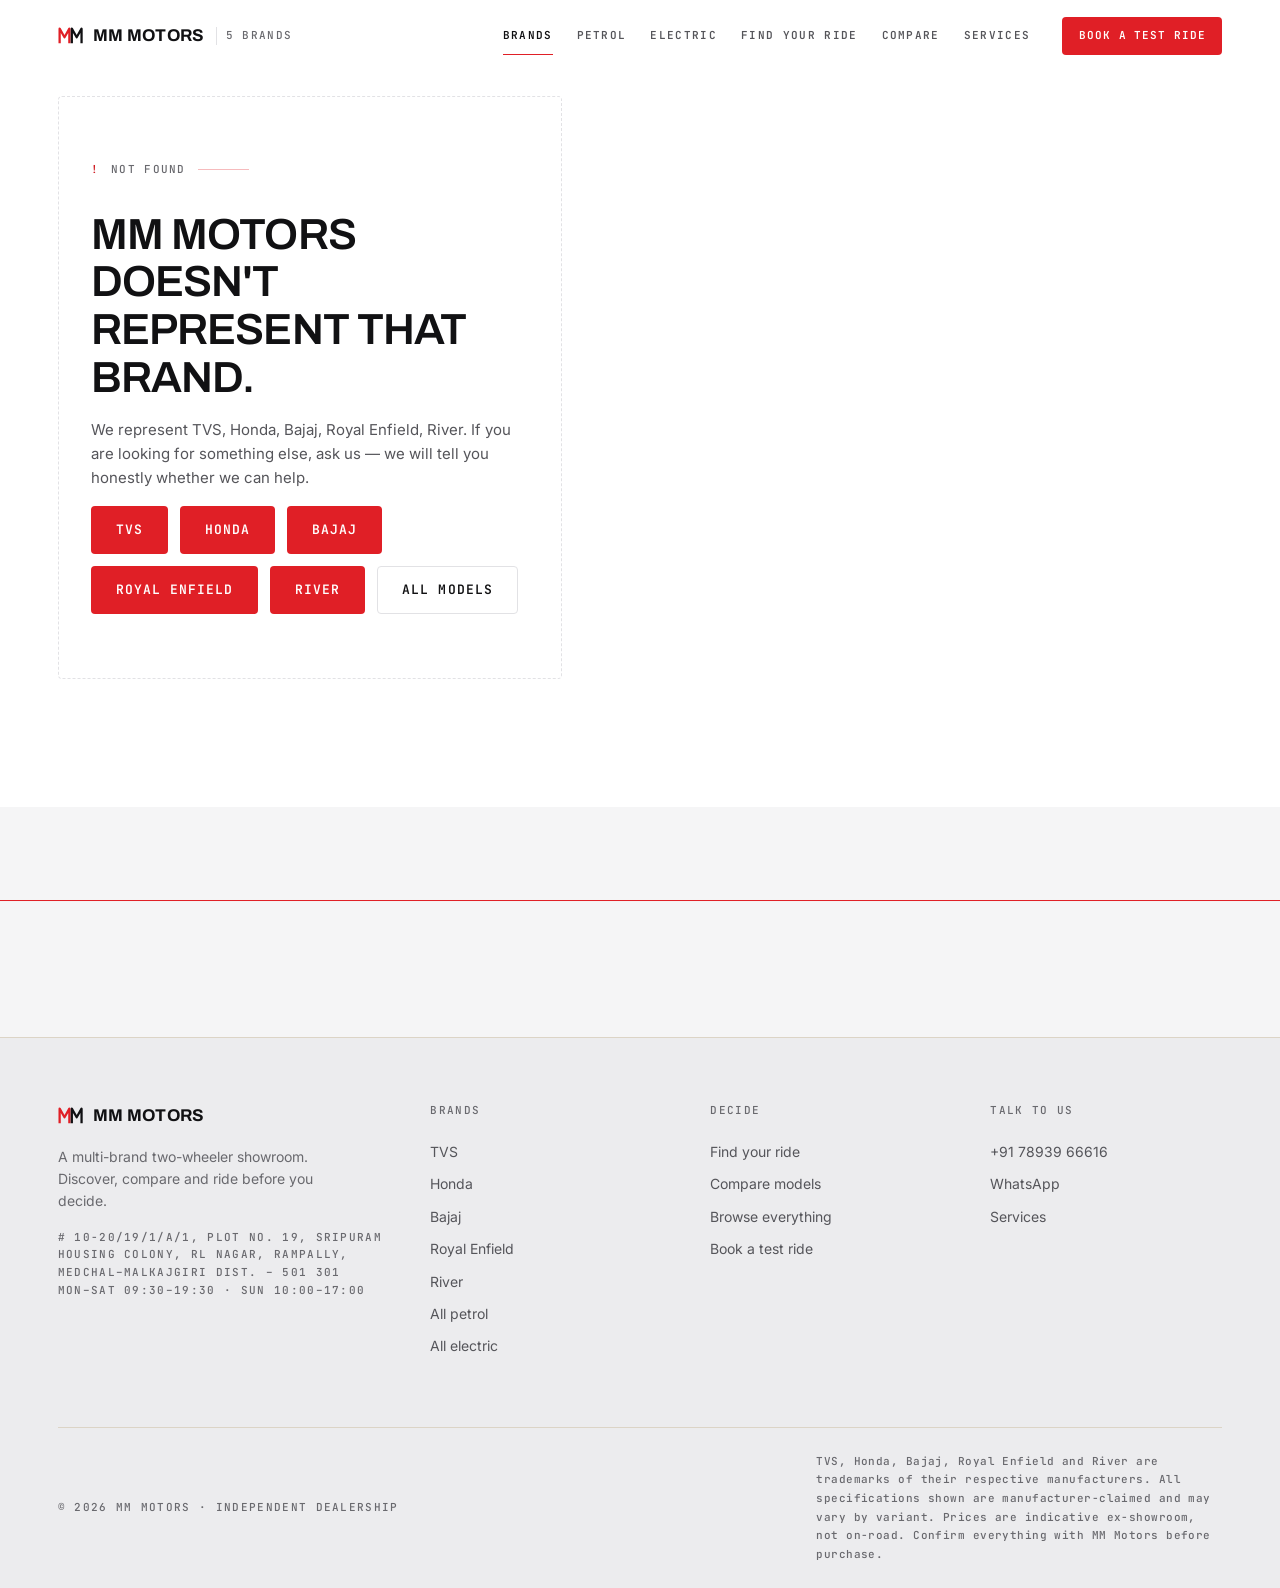
<file: brand.html>
<!DOCTYPE html>
<html lang="en">
<head>
<meta charset="utf-8">
<meta name="viewport" content="width=device-width, initial-scale=1">
<title>Brand — MM Motors</title>
<meta name="description" content="The manufacturers MM Motors represents, and every model each of them builds.">
<meta name="theme-color" content="#FFFFFF">
<meta property="og:title" content="Brand — MM Motors">
<meta property="og:description" content="The manufacturers MM Motors represents, and every model each of them builds.">
<meta property="og:type" content="website">

<link rel="preconnect" href="https://fonts.googleapis.com">
<link rel="preconnect" href="https://fonts.gstatic.com" crossorigin>
<link rel="stylesheet" href="https://fonts.googleapis.com/css2?family=Archivo:wght@300;500;600;700&amp;family=Inter:wght@400;500&amp;family=JetBrains+Mono:wght@500;600&amp;display=swap">

<link rel="stylesheet" href="assets/css/tokens.css">
<link rel="stylesheet" href="assets/css/base.css">
<link rel="stylesheet" href="assets/css/home.css">
<link rel="stylesheet" href="assets/css/product.css">

<link rel="icon" href="data:image/svg+xml,<svg xmlns='http://www.w3.org/2000/svg' viewBox='0 0 32 32'><rect width='32' height='32' fill='%230A0A0B'/><path d='M5 24V8l5.5 9L16 8v16' stroke='%23E01F26' stroke-width='2.6' fill='none'/><path d='M18 24V8l5.5 9L29 8v16' stroke='%23F3F0EA' stroke-width='2.6' fill='none'/></svg>">
</head>

<body class="on-light" data-page="brand">

<a class="skip-link" href="#main">Skip to content</a>

<header class="hdr">
  <div class="hdr__inner">
    <a class="logo" href="index.html" aria-label="MM Motors — home">
      <svg class="logo__mark" viewBox="0 0 32 32" aria-hidden="true"><path d="M2 25V7l6 10.5L14 7v18" stroke="#E01F26" stroke-width="2.8" fill="none" stroke-linejoin="round"/><path d="M17 25V7l6 10.5L29 7v18" stroke="currentColor" stroke-width="2.8" fill="none" stroke-linejoin="round"/></svg>
      MM Motors
      <span class="logo__sub">5 brands</span>
    </a>

    <nav class="nav" aria-label="Main">
      <a class="nav__link" data-nav="brand" href="brand.html?b=tvs" aria-current="page">Brands</a>
      <a class="nav__link" data-nav="petrol" href="models.html?fuel=petrol">Petrol</a>
      <a class="nav__link" data-nav="electric" href="models.html?fuel=electric">Electric</a>
      <a class="nav__link" data-nav="finder" href="finder.html">Find your ride</a>
      <a class="nav__link" data-nav="compare" href="compare.html">Compare</a>
      <a class="nav__link" data-nav="services" href="services.html">Services</a>
    </nav>

    <div class="hdr__cta">
      <a class="btn btn--primary btn--sm" href="test-ride.html">Book a test ride</a>
      <button class="hdr__burger" type="button" aria-label="Open menu" aria-expanded="false" aria-controls="drawer">
        <svg viewBox="0 0 20 20" fill="none" aria-hidden="true"><path d="M2 5h16M2 10h16M2 15h16" stroke="currentColor" stroke-width="1.6" stroke-linecap="round"/></svg>
      </button>
    </div>
  </div>
</header>

<div class="drawer" id="drawer" data-open="false">
  <button class="drawer__close" type="button" aria-label="Close menu">
    <svg viewBox="0 0 16 16" fill="none" aria-hidden="true"><path d="M3 3l10 10M13 3L3 13" stroke="currentColor" stroke-width="1.6" stroke-linecap="round"/></svg>
  </button>
  <a class="drawer__link" href="brand.html?b=tvs">TVS <span class="micro">7 models</span></a>
  <a class="drawer__link" href="brand.html?b=honda">Honda <span class="micro">6 models</span></a>
  <a class="drawer__link" href="brand.html?b=bajaj">Bajaj <span class="micro">2 models</span></a>
  <a class="drawer__link" href="brand.html?b=royalenfield">Royal Enfield <span class="micro">2 models</span></a>
  <a class="drawer__link" href="brand.html?b=river">River <span class="micro">1 model</span></a>
  <a class="drawer__link" href="models.html?fuel=petrol">Petrol</a>
  <a class="drawer__link" href="models.html?fuel=electric">Electric</a>
  <a class="drawer__link" href="finder.html">Find your ride</a>
  <a class="drawer__link" href="compare.html">Compare</a>
  <a class="drawer__link" href="services.html">Services</a>
  <a class="drawer__link" href="test-ride.html">Book a test ride</a>
</div>

<main id="main">

  <noscript>
    <div class="wrap" style="padding-top:110px">
      <div class="empty" style="max-width:62ch">
        <p class="eyebrow" data-reveal="fade" data-index="!">JavaScript is off</p>
        <h1 class="h2">This page builds its detail from our model data.</h1>
        <p class="body-dim">
          Specifications, colours and variants are rendered in the browser, so
          with JavaScript disabled there is nothing to show here. Everything is
          still reachable — call MM Motors and we will read you any figure you
          need.
        </p>
        <div class="cluster">
          <a class="btn btn--primary" href="models.html">All models</a>
          <a class="btn btn--outline" href="services.html">Services</a>
          <a class="btn btn--outline" href="test-ride.html">Book a test ride</a>
        </div>
      </div>
    </div>
  </noscript>

  <section class="brand-hero wrap" id="brand-hero"></section>
  <section class="section section--tight wrap" id="brand-models"></section>
  <section class="section on-cream" id="brand-close"></section>

</main>

<footer class="ftr">
  <div class="wrap">
    <div class="ftr__top">
      <div class="ftr__col">
        <a class="logo" href="index.html" style="margin-bottom:var(--s-4)">
          <svg class="logo__mark" viewBox="0 0 32 32" aria-hidden="true"><path d="M2 25V7l6 10.5L14 7v18" stroke="#E01F26" stroke-width="2.8" fill="none" stroke-linejoin="round"/><path d="M17 25V7l6 10.5L29 7v18" stroke="currentColor" stroke-width="2.8" fill="none" stroke-linejoin="round"/></svg>
          MM Motors
        </a>
        <p style="font-size:var(--fs-small);max-width:34ch;color:var(--fg-faint)">
          A multi-brand two-wheeler showroom. Discover, compare and ride before
          you decide.
        </p>
        <p class="micro" style="margin-top:var(--s-4)">
          <span data-dealer="address"></span><br>
          <span data-dealer="hours"></span>
        </p>
      </div>

      <div class="ftr__col">
        <h2>Brands</h2>
        <ul>
          <li><a href="brand.html?b=tvs">TVS</a></li>
          <li><a href="brand.html?b=honda">Honda</a></li>
          <li><a href="brand.html?b=bajaj">Bajaj</a></li>
          <li><a href="brand.html?b=royalenfield">Royal Enfield</a></li>
          <li><a href="brand.html?b=river">River</a></li>
          <li><a href="models.html?fuel=petrol">All petrol</a></li>
          <li><a href="models.html?fuel=electric">All electric</a></li>
        </ul>
      </div>

      <div class="ftr__col">
        <h2>Decide</h2>
        <ul>
          <li><a href="finder.html">Find your ride</a></li>
          <li><a href="compare.html">Compare models</a></li>
          <li><a href="models.html">Browse everything</a></li>
          <li><a href="test-ride.html">Book a test ride</a></li>
        </ul>
      </div>

      <div class="ftr__col">
        <h2>Talk to us</h2>
        <ul>
          <li><a data-dealer="phone" href="#"></a></li>
          <li><a data-dealer="email" href="#"></a></li>
          <li><a data-whatsapp href="#">WhatsApp</a></li>
          <li><a href="services.html">Services</a></li>
        </ul>
      </div>
    </div>

    <div class="ftr__bottom">
      <p class="micro">© <span data-year></span> MM Motors · Independent dealership</p>
      <p class="micro" style="max-width:58ch;text-transform:none;letter-spacing:0.04em;line-height:1.7">
        TVS, Honda, Bajaj, Royal Enfield and River are trademarks of their respective manufacturers. All
        specifications shown are manufacturer-claimed and may vary by variant.
        Prices are indicative ex-showroom, not on-road. Confirm everything with
        MM Motors before purchase.
      </p>
    </div>
  </div>
</footer>

<div class="sticky-cta">
  <a class="btn btn--primary" href="test-ride.html">Book a test ride</a>
  <a class="btn btn--outline" data-whatsapp href="#" aria-label="WhatsApp MM Motors"><svg viewBox="0 0 20 20" fill="currentColor" aria-hidden="true" style="width:18px;height:18px"><path d="M10 .8a9 9 0 00-7.7 13.7L.8 19.2l4.9-1.4A9 9 0 1010 .8zm0 16.4a7.4 7.4 0 01-3.8-1l-.3-.2-2.8.8.8-2.7-.2-.3A7.4 7.4 0 1110 17.2zm4.2-5.4c-.2-.1-1.4-.7-1.6-.8-.2-.1-.4-.1-.5.1l-.6.8c-.1.1-.3.2-.5.1a6 6 0 01-2.9-2.6c-.1-.2 0-.3.1-.5l.5-.6c.1-.2.1-.3 0-.5L8 5.9c-.2-.4-.4-.4-.5-.4h-.4c-.2 0-.5.1-.7.3-.3.3-.8.8-.8 1.8 0 1 .7 2 .8 2.2a8.5 8.5 0 003.3 2.9c1.6.6 1.9.5 2.3.5.4 0 1.2-.5 1.4-1 .2-.5.2-.9.1-1a.4.4 0 00-.3-.3z"/></svg></a>
</div>

<script type="module" src="assets/js/app.js"></script>
</body>
</html>
</file>
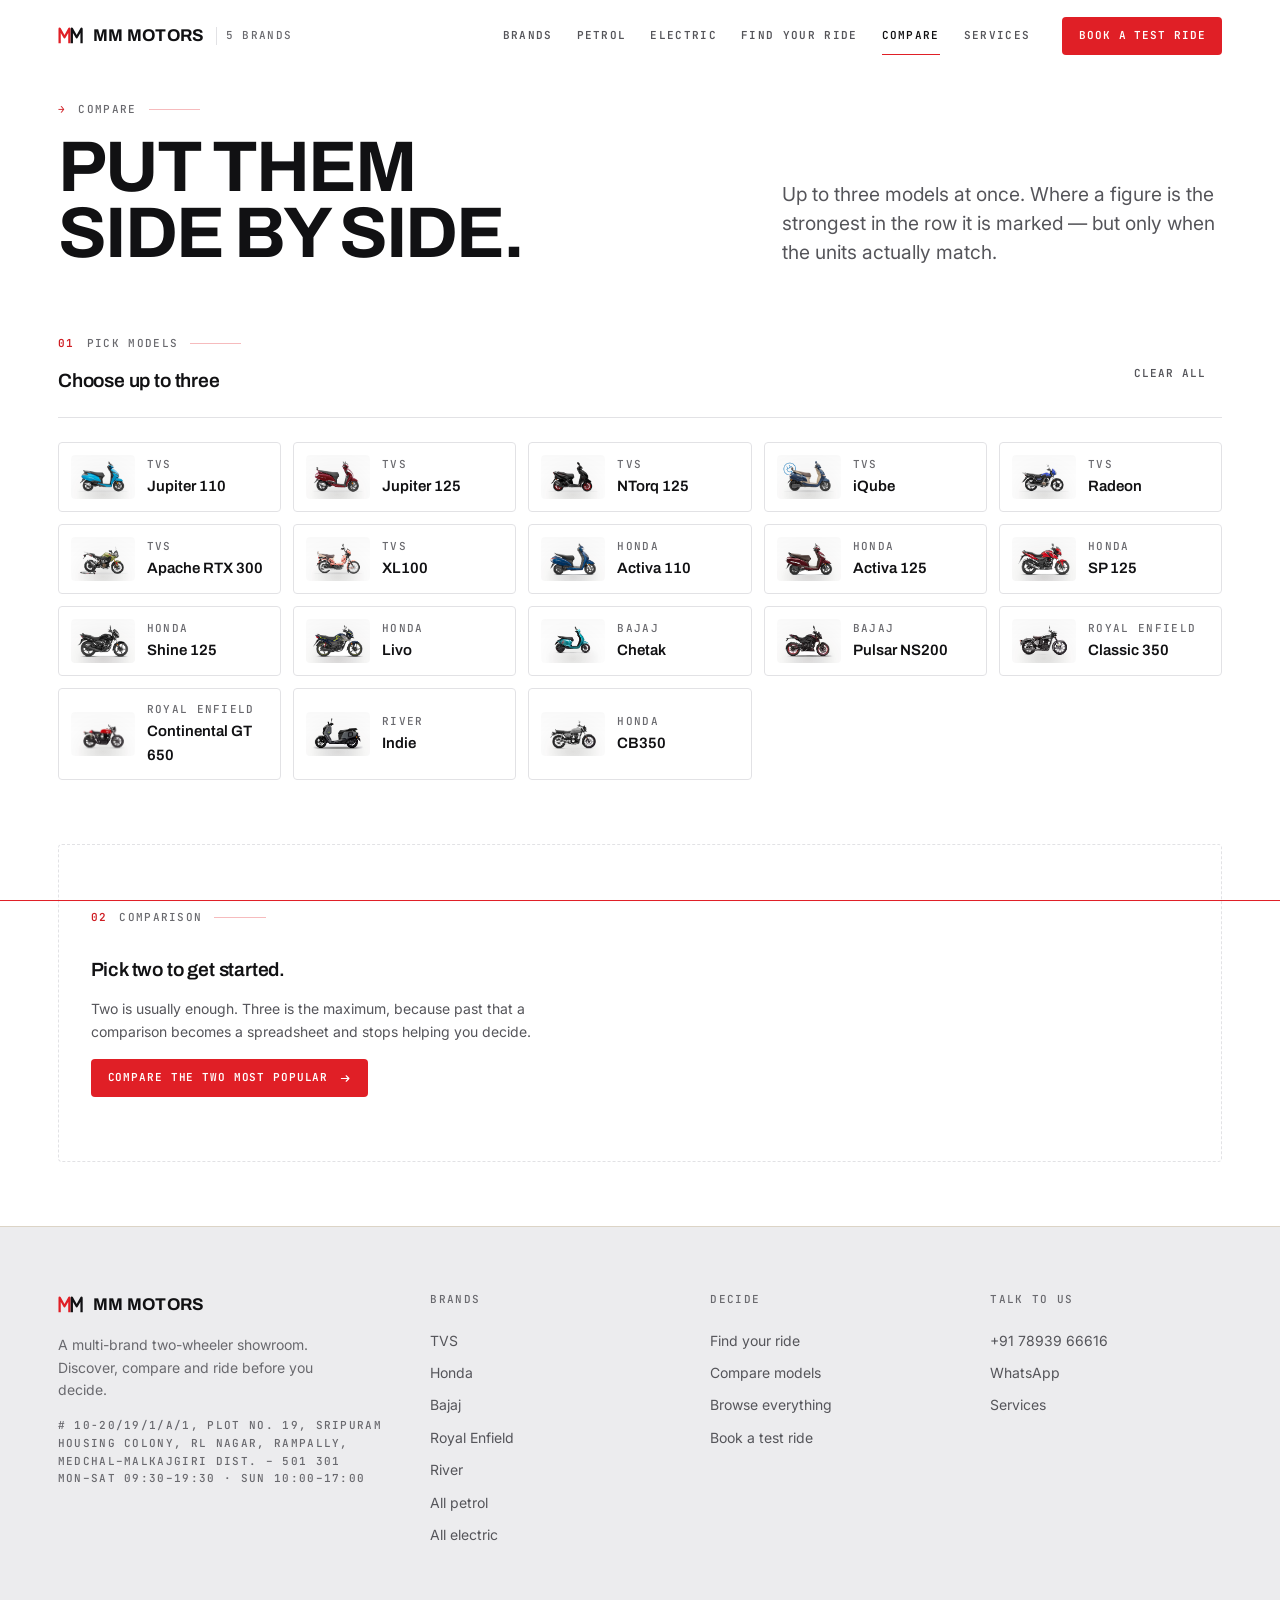
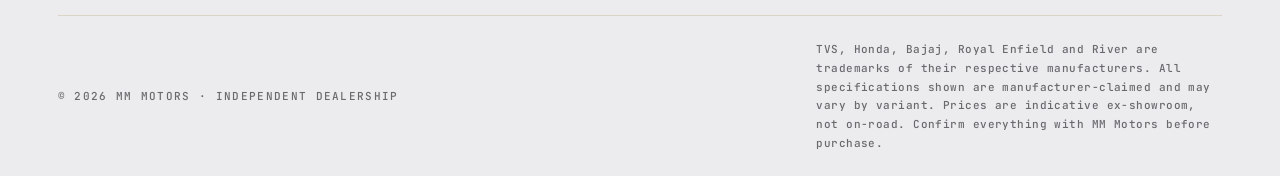
<file: compare.html>
<!DOCTYPE html>
<html lang="en">
<head>
<meta charset="utf-8">
<meta name="viewport" content="width=device-width, initial-scale=1">
<title>Compare models — MM Motors</title>
<meta name="description" content="Compare up to three two-wheelers side by side on price, engine, mileage, range, weight and storage.">
<meta name="theme-color" content="#FFFFFF">
<meta property="og:title" content="Compare models — MM Motors">
<meta property="og:description" content="Compare up to three two-wheelers side by side on price, engine, mileage, range, weight and storage.">
<meta property="og:type" content="website">

<link rel="preconnect" href="https://fonts.googleapis.com">
<link rel="preconnect" href="https://fonts.gstatic.com" crossorigin>
<link rel="stylesheet" href="https://fonts.googleapis.com/css2?family=Archivo:wght@300;500;600;700&amp;family=Inter:wght@400;500&amp;family=JetBrains+Mono:wght@500;600&amp;display=swap">

<link rel="stylesheet" href="assets/css/tokens.css">
<link rel="stylesheet" href="assets/css/base.css">
<link rel="stylesheet" href="assets/css/home.css">
<link rel="stylesheet" href="assets/css/product.css">

<link rel="icon" href="data:image/svg+xml,<svg xmlns='http://www.w3.org/2000/svg' viewBox='0 0 32 32'><rect width='32' height='32' fill='%230A0A0B'/><path d='M5 24V8l5.5 9L16 8v16' stroke='%23E01F26' stroke-width='2.6' fill='none'/><path d='M18 24V8l5.5 9L29 8v16' stroke='%23F3F0EA' stroke-width='2.6' fill='none'/></svg>">
</head>

<body class="on-light" data-page="compare">

<a class="skip-link" href="#main">Skip to content</a>

<header class="hdr">
  <div class="hdr__inner">
    <a class="logo" href="index.html" aria-label="MM Motors — home">
      <svg class="logo__mark" viewBox="0 0 32 32" aria-hidden="true"><path d="M2 25V7l6 10.5L14 7v18" stroke="#E01F26" stroke-width="2.8" fill="none" stroke-linejoin="round"/><path d="M17 25V7l6 10.5L29 7v18" stroke="currentColor" stroke-width="2.8" fill="none" stroke-linejoin="round"/></svg>
      MM Motors
      <span class="logo__sub">5 brands</span>
    </a>

    <nav class="nav" aria-label="Main">
      <a class="nav__link" data-nav="brand" href="brand.html?b=tvs">Brands</a>
      <a class="nav__link" data-nav="petrol" href="models.html?fuel=petrol">Petrol</a>
      <a class="nav__link" data-nav="electric" href="models.html?fuel=electric">Electric</a>
      <a class="nav__link" data-nav="finder" href="finder.html">Find your ride</a>
      <a class="nav__link" data-nav="compare" href="compare.html" aria-current="page">Compare</a>
      <a class="nav__link" data-nav="services" href="services.html">Services</a>
    </nav>

    <div class="hdr__cta">
      <a class="btn btn--primary btn--sm" href="test-ride.html">Book a test ride</a>
      <button class="hdr__burger" type="button" aria-label="Open menu" aria-expanded="false" aria-controls="drawer">
        <svg viewBox="0 0 20 20" fill="none" aria-hidden="true"><path d="M2 5h16M2 10h16M2 15h16" stroke="currentColor" stroke-width="1.6" stroke-linecap="round"/></svg>
      </button>
    </div>
  </div>
</header>

<div class="drawer" id="drawer" data-open="false">
  <button class="drawer__close" type="button" aria-label="Close menu">
    <svg viewBox="0 0 16 16" fill="none" aria-hidden="true"><path d="M3 3l10 10M13 3L3 13" stroke="currentColor" stroke-width="1.6" stroke-linecap="round"/></svg>
  </button>
  <a class="drawer__link" href="brand.html?b=tvs">TVS <span class="micro">7 models</span></a>
  <a class="drawer__link" href="brand.html?b=honda">Honda <span class="micro">6 models</span></a>
  <a class="drawer__link" href="brand.html?b=bajaj">Bajaj <span class="micro">2 models</span></a>
  <a class="drawer__link" href="brand.html?b=royalenfield">Royal Enfield <span class="micro">2 models</span></a>
  <a class="drawer__link" href="brand.html?b=river">River <span class="micro">1 model</span></a>
  <a class="drawer__link" href="models.html?fuel=petrol">Petrol</a>
  <a class="drawer__link" href="models.html?fuel=electric">Electric</a>
  <a class="drawer__link" href="finder.html">Find your ride</a>
  <a class="drawer__link" href="compare.html">Compare</a>
  <a class="drawer__link" href="services.html">Services</a>
  <a class="drawer__link" href="test-ride.html">Book a test ride</a>
</div>

<main id="main">

  <section class="page-head wrap">
    <div class="page-head__inner" data-reveal-group>
      <div>
        <p class="eyebrow" data-reveal="fade" data-index="→">Compare</p>
        <h1 class="h1 page-head__title" data-reveal>Put them<br>side by side.</h1>
      </div>
      <p class="lede" data-reveal="fade">
        Up to three models at once. Where a figure is the strongest in the row it
        is marked — but only when the units actually match.
      </p>
    </div>
  </section>

  <section class="section section--tight wrap">
    <div class="cmp-page">
      <div>
        <header class="sec-head" style="margin-bottom:var(--s-5)">
          <div>
            <p class="eyebrow" data-reveal="fade" data-index="01">Pick models</p>
            <h2 class="h3" data-reveal>Choose up to three</h2>
          </div>
          <button class="btn btn--ghost btn--sm" type="button" data-garage-clear>Clear all</button>
        </header>
        <div class="cmp-picker" id="cmp-picker"></div>
      </div>

      <div id="cmp-result"></div>
    </div>
  </section>

</main>

<footer class="ftr">
  <div class="wrap">
    <div class="ftr__top">
      <div class="ftr__col">
        <a class="logo" href="index.html" style="margin-bottom:var(--s-4)">
          <svg class="logo__mark" viewBox="0 0 32 32" aria-hidden="true"><path d="M2 25V7l6 10.5L14 7v18" stroke="#E01F26" stroke-width="2.8" fill="none" stroke-linejoin="round"/><path d="M17 25V7l6 10.5L29 7v18" stroke="currentColor" stroke-width="2.8" fill="none" stroke-linejoin="round"/></svg>
          MM Motors
        </a>
        <p style="font-size:var(--fs-small);max-width:34ch;color:var(--fg-faint)">
          A multi-brand two-wheeler showroom. Discover, compare and ride before
          you decide.
        </p>
        <p class="micro" style="margin-top:var(--s-4)">
          <span data-dealer="address"></span><br>
          <span data-dealer="hours"></span>
        </p>
      </div>

      <div class="ftr__col">
        <h2>Brands</h2>
        <ul>
          <li><a href="brand.html?b=tvs">TVS</a></li>
          <li><a href="brand.html?b=honda">Honda</a></li>
          <li><a href="brand.html?b=bajaj">Bajaj</a></li>
          <li><a href="brand.html?b=royalenfield">Royal Enfield</a></li>
          <li><a href="brand.html?b=river">River</a></li>
          <li><a href="models.html?fuel=petrol">All petrol</a></li>
          <li><a href="models.html?fuel=electric">All electric</a></li>
        </ul>
      </div>

      <div class="ftr__col">
        <h2>Decide</h2>
        <ul>
          <li><a href="finder.html">Find your ride</a></li>
          <li><a href="compare.html">Compare models</a></li>
          <li><a href="models.html">Browse everything</a></li>
          <li><a href="test-ride.html">Book a test ride</a></li>
        </ul>
      </div>

      <div class="ftr__col">
        <h2>Talk to us</h2>
        <ul>
          <li><a data-dealer="phone" href="#"></a></li>
          <li><a data-dealer="email" href="#"></a></li>
          <li><a data-whatsapp href="#">WhatsApp</a></li>
          <li><a href="services.html">Services</a></li>
        </ul>
      </div>
    </div>

    <div class="ftr__bottom">
      <p class="micro">© <span data-year></span> MM Motors · Independent dealership</p>
      <p class="micro" style="max-width:58ch;text-transform:none;letter-spacing:0.04em;line-height:1.7">
        TVS, Honda, Bajaj, Royal Enfield and River are trademarks of their respective manufacturers. All
        specifications shown are manufacturer-claimed and may vary by variant.
        Prices are indicative ex-showroom, not on-road. Confirm everything with
        MM Motors before purchase.
      </p>
    </div>
  </div>
</footer>

<div class="sticky-cta">
  <a class="btn btn--primary" href="test-ride.html">Book a test ride</a>
  <a class="btn btn--outline" data-whatsapp href="#" aria-label="WhatsApp MM Motors"><svg viewBox="0 0 20 20" fill="currentColor" aria-hidden="true" style="width:18px;height:18px"><path d="M10 .8a9 9 0 00-7.7 13.7L.8 19.2l4.9-1.4A9 9 0 1010 .8zm0 16.4a7.4 7.4 0 01-3.8-1l-.3-.2-2.8.8.8-2.7-.2-.3A7.4 7.4 0 1110 17.2zm4.2-5.4c-.2-.1-1.4-.7-1.6-.8-.2-.1-.4-.1-.5.1l-.6.8c-.1.1-.3.2-.5.1a6 6 0 01-2.9-2.6c-.1-.2 0-.3.1-.5l.5-.6c.1-.2.1-.3 0-.5L8 5.9c-.2-.4-.4-.4-.5-.4h-.4c-.2 0-.5.1-.7.3-.3.3-.8.8-.8 1.8 0 1 .7 2 .8 2.2a8.5 8.5 0 003.3 2.9c1.6.6 1.9.5 2.3.5.4 0 1.2-.5 1.4-1 .2-.5.2-.9.1-1a.4.4 0 00-.3-.3z"/></svg></a>
</div>

<script type="module" src="assets/js/app.js"></script>
</body>
</html>
</file>
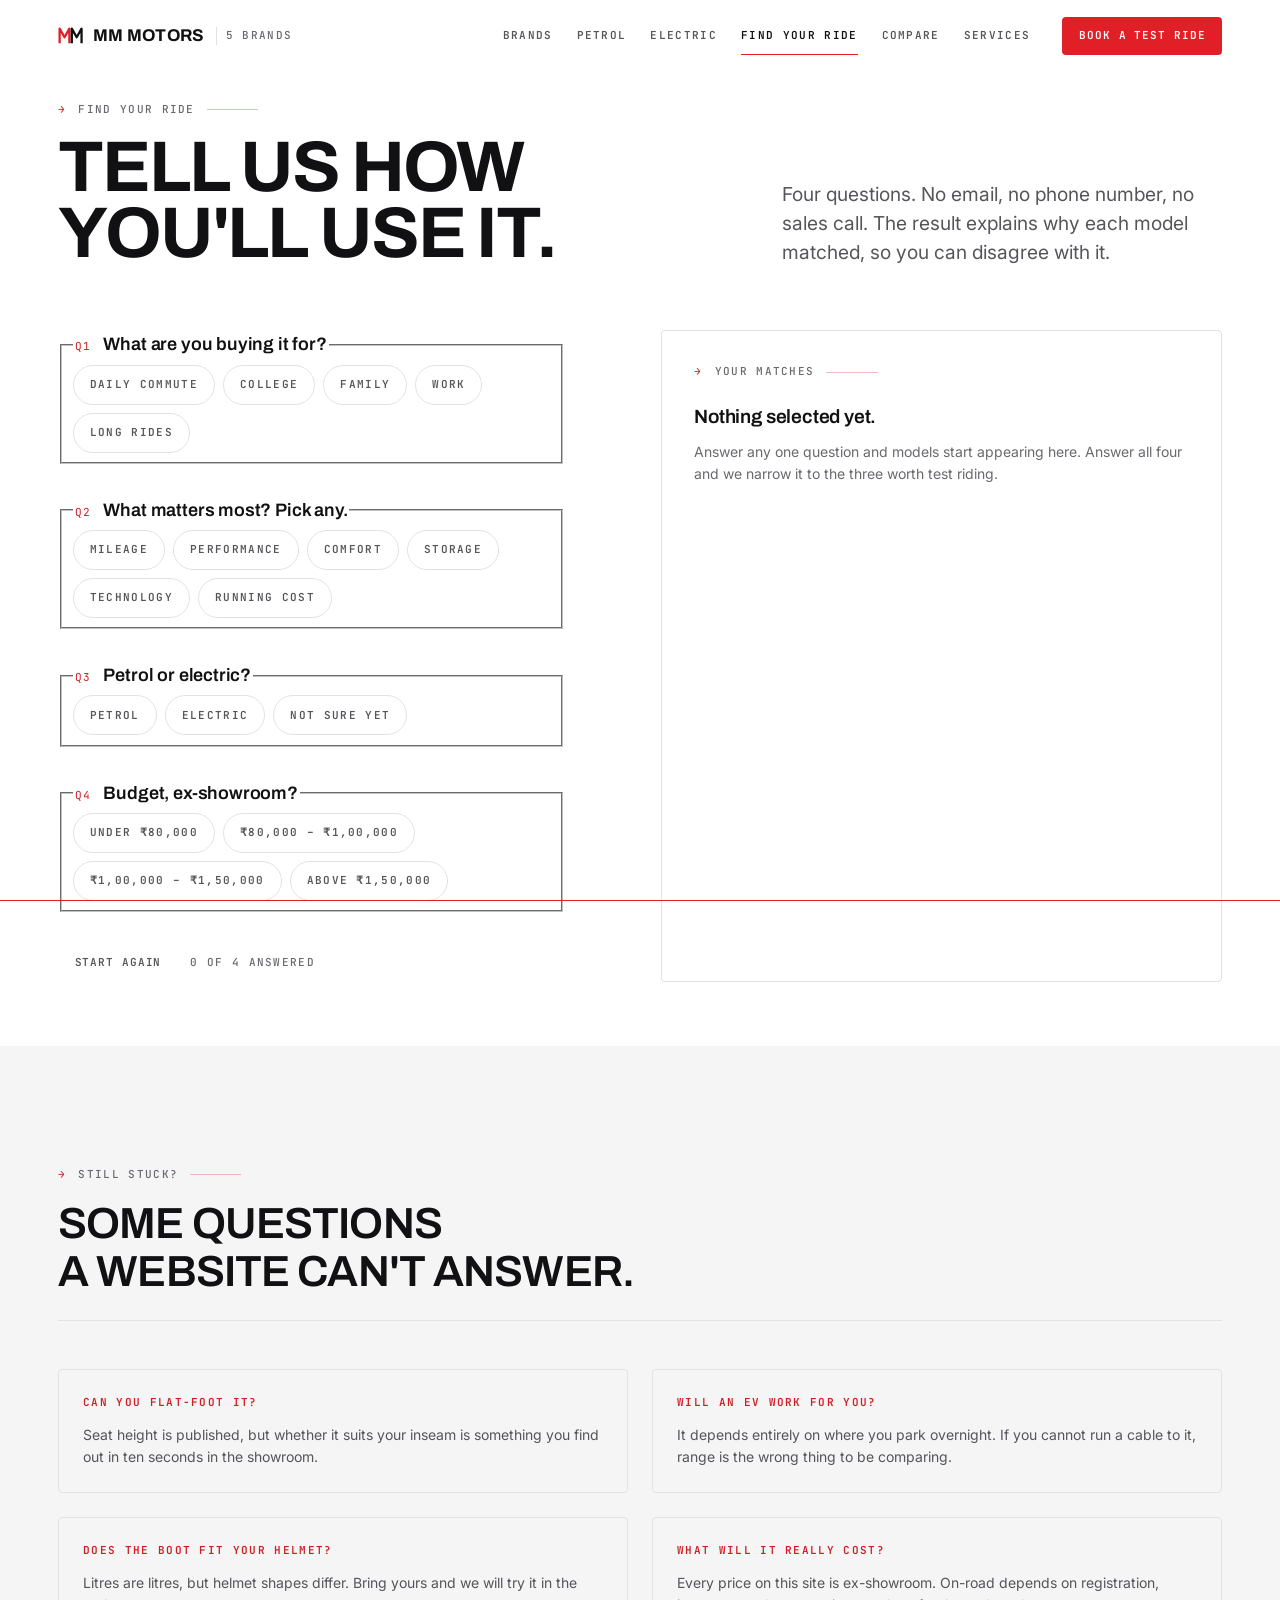
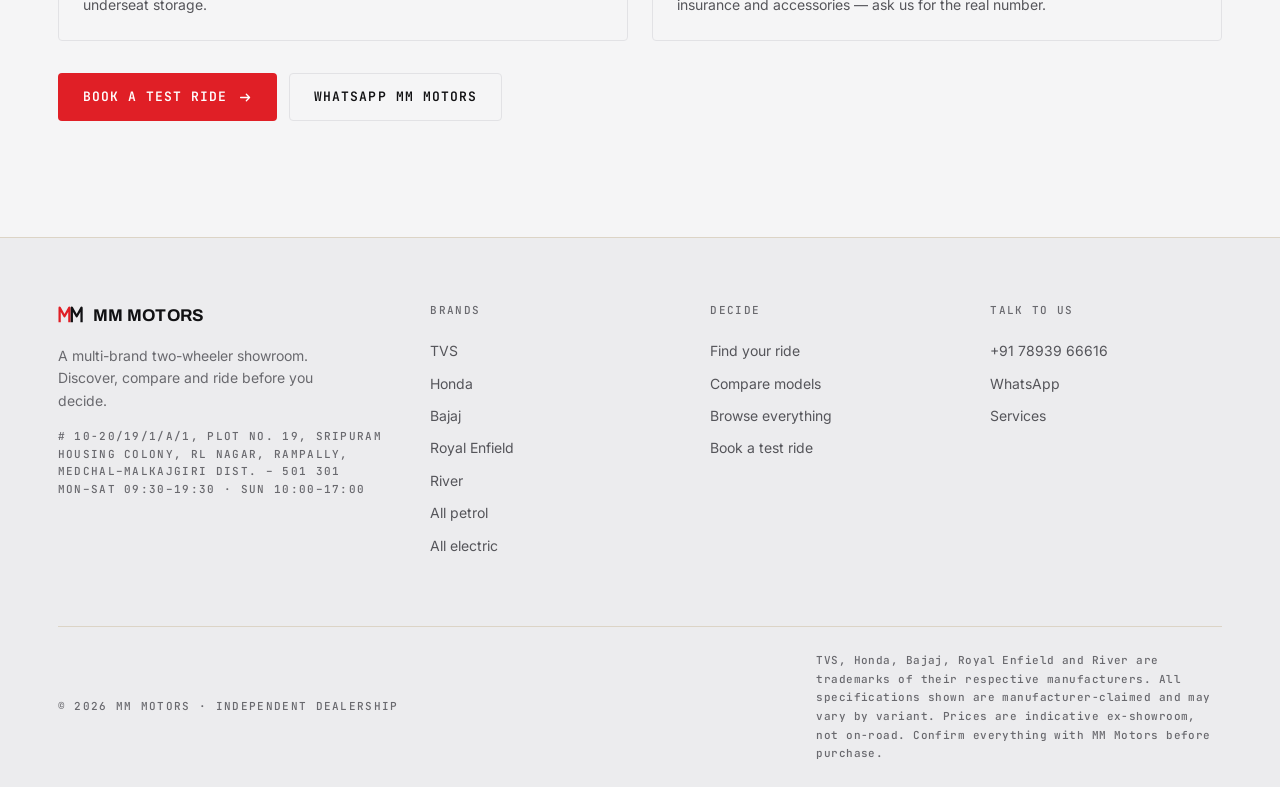
<file: finder.html>
<!DOCTYPE html>
<html lang="en">
<head>
<meta charset="utf-8">
<meta name="viewport" content="width=device-width, initial-scale=1">
<title>Find your ride — MM Motors</title>
<meta name="description" content="Four questions, then a shortlist of two-wheelers that fit how you actually ride — with the reasoning shown.">
<meta name="theme-color" content="#FFFFFF">
<meta property="og:title" content="Find your ride — MM Motors">
<meta property="og:description" content="Four questions, then a shortlist of two-wheelers that fit how you actually ride — with the reasoning shown.">
<meta property="og:type" content="website">

<link rel="preconnect" href="https://fonts.googleapis.com">
<link rel="preconnect" href="https://fonts.gstatic.com" crossorigin>
<link rel="stylesheet" href="https://fonts.googleapis.com/css2?family=Archivo:wght@300;500;600;700&amp;family=Inter:wght@400;500&amp;family=JetBrains+Mono:wght@500;600&amp;display=swap">

<link rel="stylesheet" href="assets/css/tokens.css">
<link rel="stylesheet" href="assets/css/base.css">
<link rel="stylesheet" href="assets/css/home.css">
<link rel="stylesheet" href="assets/css/product.css">

<link rel="icon" href="data:image/svg+xml,<svg xmlns='http://www.w3.org/2000/svg' viewBox='0 0 32 32'><rect width='32' height='32' fill='%230A0A0B'/><path d='M5 24V8l5.5 9L16 8v16' stroke='%23E01F26' stroke-width='2.6' fill='none'/><path d='M18 24V8l5.5 9L29 8v16' stroke='%23F3F0EA' stroke-width='2.6' fill='none'/></svg>">
</head>

<body class="on-light" data-page="finder">

<a class="skip-link" href="#main">Skip to content</a>

<header class="hdr">
  <div class="hdr__inner">
    <a class="logo" href="index.html" aria-label="MM Motors — home">
      <svg class="logo__mark" viewBox="0 0 32 32" aria-hidden="true"><path d="M2 25V7l6 10.5L14 7v18" stroke="#E01F26" stroke-width="2.8" fill="none" stroke-linejoin="round"/><path d="M17 25V7l6 10.5L29 7v18" stroke="currentColor" stroke-width="2.8" fill="none" stroke-linejoin="round"/></svg>
      MM Motors
      <span class="logo__sub">5 brands</span>
    </a>

    <nav class="nav" aria-label="Main">
      <a class="nav__link" data-nav="brand" href="brand.html?b=tvs">Brands</a>
      <a class="nav__link" data-nav="petrol" href="models.html?fuel=petrol">Petrol</a>
      <a class="nav__link" data-nav="electric" href="models.html?fuel=electric">Electric</a>
      <a class="nav__link" data-nav="finder" href="finder.html" aria-current="page">Find your ride</a>
      <a class="nav__link" data-nav="compare" href="compare.html">Compare</a>
      <a class="nav__link" data-nav="services" href="services.html">Services</a>
    </nav>

    <div class="hdr__cta">
      <a class="btn btn--primary btn--sm" href="test-ride.html">Book a test ride</a>
      <button class="hdr__burger" type="button" aria-label="Open menu" aria-expanded="false" aria-controls="drawer">
        <svg viewBox="0 0 20 20" fill="none" aria-hidden="true"><path d="M2 5h16M2 10h16M2 15h16" stroke="currentColor" stroke-width="1.6" stroke-linecap="round"/></svg>
      </button>
    </div>
  </div>
</header>

<div class="drawer" id="drawer" data-open="false">
  <button class="drawer__close" type="button" aria-label="Close menu">
    <svg viewBox="0 0 16 16" fill="none" aria-hidden="true"><path d="M3 3l10 10M13 3L3 13" stroke="currentColor" stroke-width="1.6" stroke-linecap="round"/></svg>
  </button>
  <a class="drawer__link" href="brand.html?b=tvs">TVS <span class="micro">7 models</span></a>
  <a class="drawer__link" href="brand.html?b=honda">Honda <span class="micro">6 models</span></a>
  <a class="drawer__link" href="brand.html?b=bajaj">Bajaj <span class="micro">2 models</span></a>
  <a class="drawer__link" href="brand.html?b=royalenfield">Royal Enfield <span class="micro">2 models</span></a>
  <a class="drawer__link" href="brand.html?b=river">River <span class="micro">1 model</span></a>
  <a class="drawer__link" href="models.html?fuel=petrol">Petrol</a>
  <a class="drawer__link" href="models.html?fuel=electric">Electric</a>
  <a class="drawer__link" href="finder.html">Find your ride</a>
  <a class="drawer__link" href="compare.html">Compare</a>
  <a class="drawer__link" href="services.html">Services</a>
  <a class="drawer__link" href="test-ride.html">Book a test ride</a>
</div>

<main id="main">

  <section class="page-head wrap">
    <div class="page-head__inner" data-reveal-group>
      <div>
        <p class="eyebrow" data-reveal="fade" data-index="→">Find your ride</p>
        <h1 class="h1 page-head__title" data-reveal>Tell us how<br>you'll use it.</h1>
      </div>
      <p class="lede" data-reveal="fade">
        Four questions. No email, no phone number, no sales call. The result
        explains why each model matched, so you can disagree with it.
      </p>
    </div>
  </section>

  <section class="section section--tight wrap">
    <div class="finder" id="finder-full"></div>
  </section>

  <section class="section on-cream wrap">
    <header class="sec-head">
      <div>
        <p class="eyebrow" data-index="→" data-reveal="fade">Still stuck?</p>
        <h2 class="h2" data-reveal>Some questions<br>a website can't answer.</h2>
      </div>
    </header>
    <div class="own-grid">
      <div class="own-card" data-reveal>
        <h3>Can you flat-foot it?</h3>
        <p>Seat height is published, but whether it suits your inseam is something you find out in ten seconds in the showroom.</p>
      </div>
      <div class="own-card" data-reveal>
        <h3>Will an EV work for you?</h3>
        <p>It depends entirely on where you park overnight. If you cannot run a cable to it, range is the wrong thing to be comparing.</p>
      </div>
      <div class="own-card" data-reveal>
        <h3>Does the boot fit your helmet?</h3>
        <p>Litres are litres, but helmet shapes differ. Bring yours and we will try it in the underseat storage.</p>
      </div>
      <div class="own-card" data-reveal>
        <h3>What will it really cost?</h3>
        <p>Every price on this site is ex-showroom. On-road depends on registration, insurance and accessories — ask us for the real number.</p>
      </div>
    </div>
    <div class="cluster" style="margin-top:var(--s-6)">
      <a class="btn btn--primary" href="test-ride.html">Book a test ride <svg class="btn__arrow" viewBox="0 0 16 16" fill="none" aria-hidden="true"><path d="M2 8h11M9 4l4 4-4 4" stroke="currentColor" stroke-width="1.6" stroke-linecap="round" stroke-linejoin="round"/></svg></a>
      <a class="btn btn--outline" data-whatsapp href="#">WhatsApp MM Motors</a>
    </div>
  </section>

</main>

<footer class="ftr">
  <div class="wrap">
    <div class="ftr__top">
      <div class="ftr__col">
        <a class="logo" href="index.html" style="margin-bottom:var(--s-4)">
          <svg class="logo__mark" viewBox="0 0 32 32" aria-hidden="true"><path d="M2 25V7l6 10.5L14 7v18" stroke="#E01F26" stroke-width="2.8" fill="none" stroke-linejoin="round"/><path d="M17 25V7l6 10.5L29 7v18" stroke="currentColor" stroke-width="2.8" fill="none" stroke-linejoin="round"/></svg>
          MM Motors
        </a>
        <p style="font-size:var(--fs-small);max-width:34ch;color:var(--fg-faint)">
          A multi-brand two-wheeler showroom. Discover, compare and ride before
          you decide.
        </p>
        <p class="micro" style="margin-top:var(--s-4)">
          <span data-dealer="address"></span><br>
          <span data-dealer="hours"></span>
        </p>
      </div>

      <div class="ftr__col">
        <h2>Brands</h2>
        <ul>
          <li><a href="brand.html?b=tvs">TVS</a></li>
          <li><a href="brand.html?b=honda">Honda</a></li>
          <li><a href="brand.html?b=bajaj">Bajaj</a></li>
          <li><a href="brand.html?b=royalenfield">Royal Enfield</a></li>
          <li><a href="brand.html?b=river">River</a></li>
          <li><a href="models.html?fuel=petrol">All petrol</a></li>
          <li><a href="models.html?fuel=electric">All electric</a></li>
        </ul>
      </div>

      <div class="ftr__col">
        <h2>Decide</h2>
        <ul>
          <li><a href="finder.html">Find your ride</a></li>
          <li><a href="compare.html">Compare models</a></li>
          <li><a href="models.html">Browse everything</a></li>
          <li><a href="test-ride.html">Book a test ride</a></li>
        </ul>
      </div>

      <div class="ftr__col">
        <h2>Talk to us</h2>
        <ul>
          <li><a data-dealer="phone" href="#"></a></li>
          <li><a data-dealer="email" href="#"></a></li>
          <li><a data-whatsapp href="#">WhatsApp</a></li>
          <li><a href="services.html">Services</a></li>
        </ul>
      </div>
    </div>

    <div class="ftr__bottom">
      <p class="micro">© <span data-year></span> MM Motors · Independent dealership</p>
      <p class="micro" style="max-width:58ch;text-transform:none;letter-spacing:0.04em;line-height:1.7">
        TVS, Honda, Bajaj, Royal Enfield and River are trademarks of their respective manufacturers. All
        specifications shown are manufacturer-claimed and may vary by variant.
        Prices are indicative ex-showroom, not on-road. Confirm everything with
        MM Motors before purchase.
      </p>
    </div>
  </div>
</footer>

<div class="sticky-cta">
  <a class="btn btn--primary" href="test-ride.html">Book a test ride</a>
  <a class="btn btn--outline" data-whatsapp href="#" aria-label="WhatsApp MM Motors"><svg viewBox="0 0 20 20" fill="currentColor" aria-hidden="true" style="width:18px;height:18px"><path d="M10 .8a9 9 0 00-7.7 13.7L.8 19.2l4.9-1.4A9 9 0 1010 .8zm0 16.4a7.4 7.4 0 01-3.8-1l-.3-.2-2.8.8.8-2.7-.2-.3A7.4 7.4 0 1110 17.2zm4.2-5.4c-.2-.1-1.4-.7-1.6-.8-.2-.1-.4-.1-.5.1l-.6.8c-.1.1-.3.2-.5.1a6 6 0 01-2.9-2.6c-.1-.2 0-.3.1-.5l.5-.6c.1-.2.1-.3 0-.5L8 5.9c-.2-.4-.4-.4-.5-.4h-.4c-.2 0-.5.1-.7.3-.3.3-.8.8-.8 1.8 0 1 .7 2 .8 2.2a8.5 8.5 0 003.3 2.9c1.6.6 1.9.5 2.3.5.4 0 1.2-.5 1.4-1 .2-.5.2-.9.1-1a.4.4 0 00-.3-.3z"/></svg></a>
</div>

<script type="module" src="assets/js/app.js"></script>
</body>
</html>
</file>
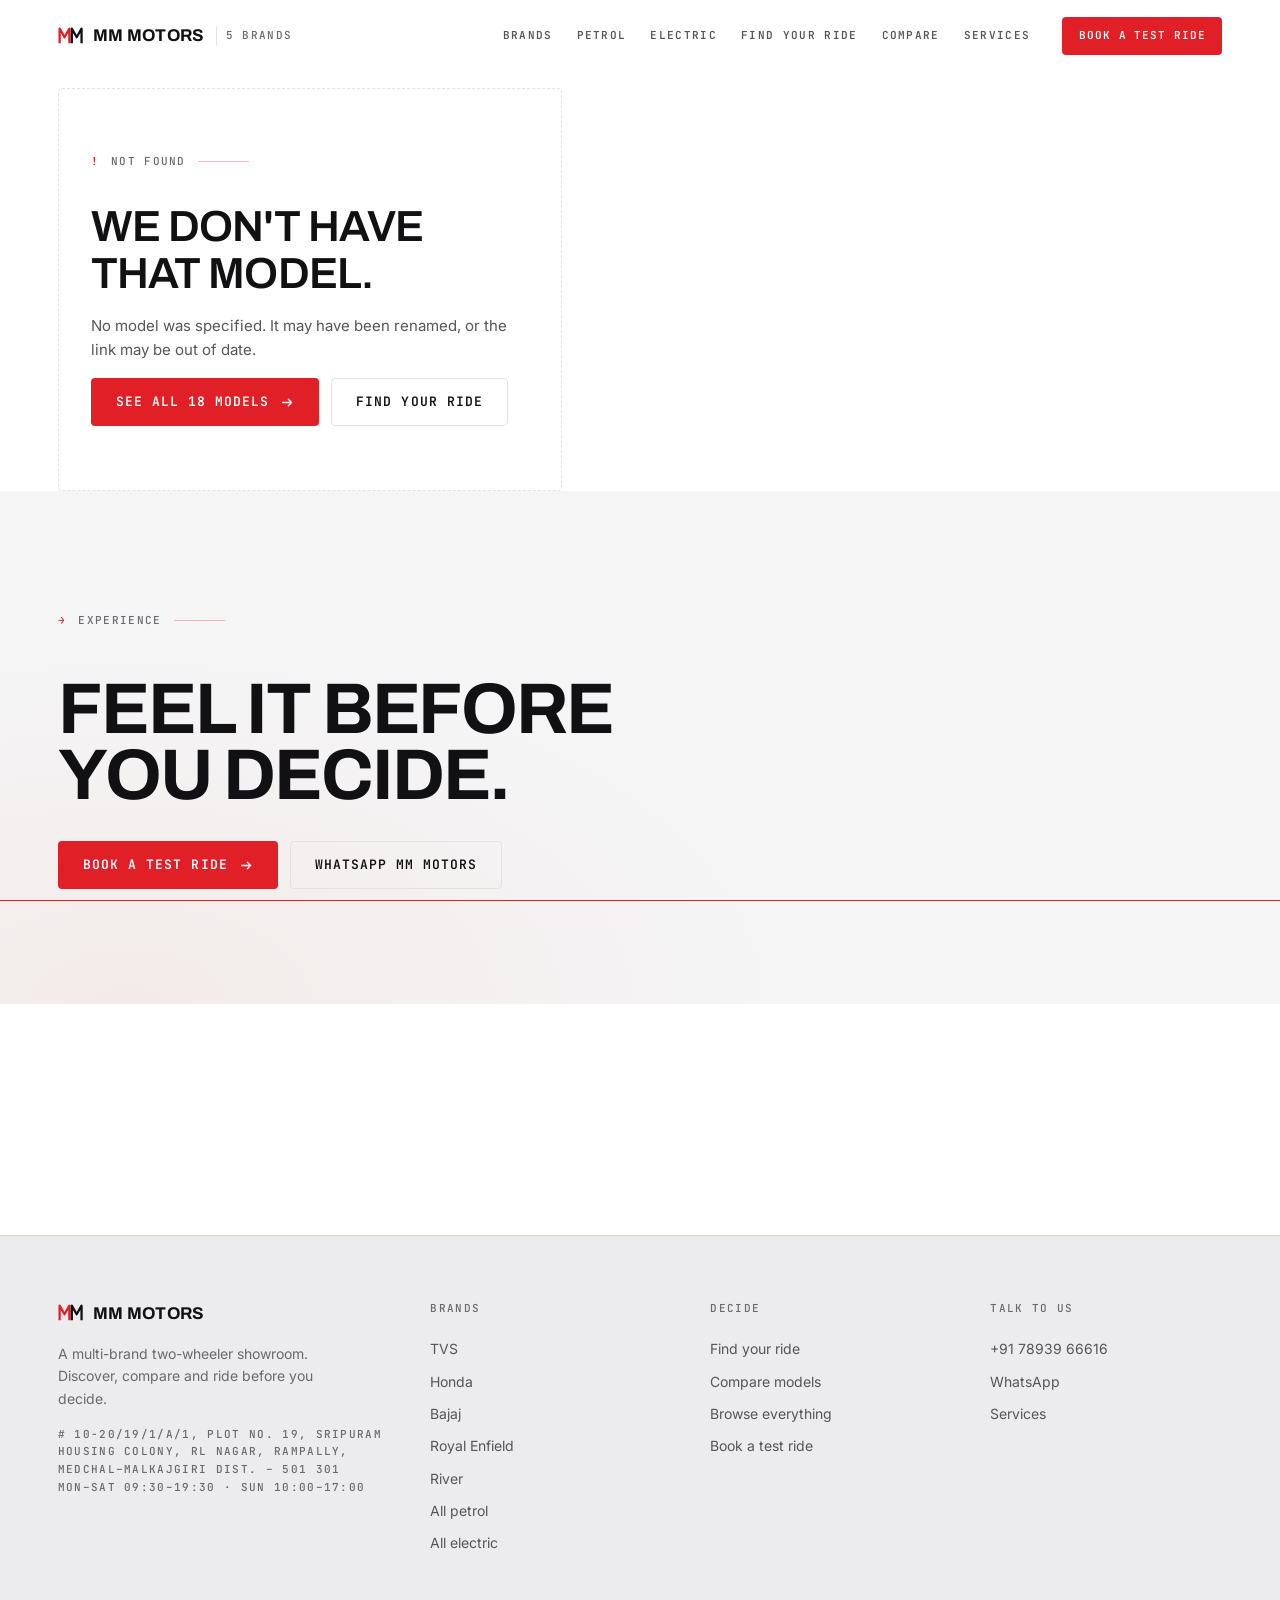
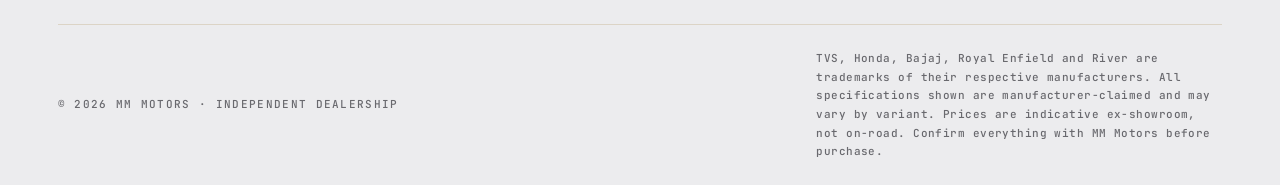
<file: model.html>
<!DOCTYPE html>
<html lang="en">
<head>
<meta charset="utf-8">
<meta name="viewport" content="width=device-width, initial-scale=1">
<title>Model — MM Motors</title>
<meta name="description" content="Full specifications, colours, variants and ownership details, with every figure labelled as manufacturer-claimed.">
<meta name="theme-color" content="#FFFFFF">
<meta property="og:title" content="Model — MM Motors">
<meta property="og:description" content="Full specifications, colours, variants and ownership details, with every figure labelled as manufacturer-claimed.">
<meta property="og:type" content="website">

<link rel="preconnect" href="https://fonts.googleapis.com">
<link rel="preconnect" href="https://fonts.gstatic.com" crossorigin>
<link rel="stylesheet" href="https://fonts.googleapis.com/css2?family=Archivo:wght@300;500;600;700&amp;family=Inter:wght@400;500&amp;family=JetBrains+Mono:wght@500;600&amp;display=swap">

<link rel="stylesheet" href="assets/css/tokens.css">
<link rel="stylesheet" href="assets/css/base.css">
<link rel="stylesheet" href="assets/css/home.css">
<link rel="stylesheet" href="assets/css/product.css">

<link rel="icon" href="data:image/svg+xml,<svg xmlns='http://www.w3.org/2000/svg' viewBox='0 0 32 32'><rect width='32' height='32' fill='%230A0A0B'/><path d='M5 24V8l5.5 9L16 8v16' stroke='%23E01F26' stroke-width='2.6' fill='none'/><path d='M18 24V8l5.5 9L29 8v16' stroke='%23F3F0EA' stroke-width='2.6' fill='none'/></svg>">
<script type="importmap">
{
  "imports": {
    "three": "https://cdn.jsdelivr.net/npm/three@0.169.0/build/three.module.js",
    "three/addons/": "https://cdn.jsdelivr.net/npm/three@0.169.0/examples/jsm/"
  }
}
</script>
</head>

<body class="on-light" data-page="model">

<a class="skip-link" href="#main">Skip to content</a>

<header class="hdr">
  <div class="hdr__inner">
    <a class="logo" href="index.html" aria-label="MM Motors — home">
      <svg class="logo__mark" viewBox="0 0 32 32" aria-hidden="true"><path d="M2 25V7l6 10.5L14 7v18" stroke="#E01F26" stroke-width="2.8" fill="none" stroke-linejoin="round"/><path d="M17 25V7l6 10.5L29 7v18" stroke="currentColor" stroke-width="2.8" fill="none" stroke-linejoin="round"/></svg>
      MM Motors
      <span class="logo__sub">5 brands</span>
    </a>

    <nav class="nav" aria-label="Main">
      <a class="nav__link" data-nav="brand" href="brand.html?b=tvs">Brands</a>
      <a class="nav__link" data-nav="petrol" href="models.html?fuel=petrol">Petrol</a>
      <a class="nav__link" data-nav="electric" href="models.html?fuel=electric">Electric</a>
      <a class="nav__link" data-nav="finder" href="finder.html">Find your ride</a>
      <a class="nav__link" data-nav="compare" href="compare.html">Compare</a>
      <a class="nav__link" data-nav="services" href="services.html">Services</a>
    </nav>

    <div class="hdr__cta">
      <a class="btn btn--primary btn--sm" href="test-ride.html">Book a test ride</a>
      <button class="hdr__burger" type="button" aria-label="Open menu" aria-expanded="false" aria-controls="drawer">
        <svg viewBox="0 0 20 20" fill="none" aria-hidden="true"><path d="M2 5h16M2 10h16M2 15h16" stroke="currentColor" stroke-width="1.6" stroke-linecap="round"/></svg>
      </button>
    </div>
  </div>
</header>

<div class="drawer" id="drawer" data-open="false">
  <button class="drawer__close" type="button" aria-label="Close menu">
    <svg viewBox="0 0 16 16" fill="none" aria-hidden="true"><path d="M3 3l10 10M13 3L3 13" stroke="currentColor" stroke-width="1.6" stroke-linecap="round"/></svg>
  </button>
  <a class="drawer__link" href="brand.html?b=tvs">TVS <span class="micro">7 models</span></a>
  <a class="drawer__link" href="brand.html?b=honda">Honda <span class="micro">6 models</span></a>
  <a class="drawer__link" href="brand.html?b=bajaj">Bajaj <span class="micro">2 models</span></a>
  <a class="drawer__link" href="brand.html?b=royalenfield">Royal Enfield <span class="micro">2 models</span></a>
  <a class="drawer__link" href="brand.html?b=river">River <span class="micro">1 model</span></a>
  <a class="drawer__link" href="models.html?fuel=petrol">Petrol</a>
  <a class="drawer__link" href="models.html?fuel=electric">Electric</a>
  <a class="drawer__link" href="finder.html">Find your ride</a>
  <a class="drawer__link" href="compare.html">Compare</a>
  <a class="drawer__link" href="services.html">Services</a>
  <a class="drawer__link" href="test-ride.html">Book a test ride</a>
</div>

<main id="main">

  <noscript>
    <div class="wrap" style="padding-top:110px">
      <div class="empty" style="max-width:62ch">
        <p class="eyebrow" data-reveal="fade" data-index="!">JavaScript is off</p>
        <h1 class="h2">This page builds its detail from our model data.</h1>
        <p class="body-dim">
          Specifications, colours and variants are rendered in the browser, so
          with JavaScript disabled there is nothing to show here. Everything is
          still reachable — call MM Motors and we will read you any figure you
          need.
        </p>
        <div class="cluster">
          <a class="btn btn--primary" href="models.html">All models</a>
          <a class="btn btn--outline" href="services.html">Services</a>
          <a class="btn btn--outline" href="test-ride.html">Book a test ride</a>
        </div>
      </div>
    </div>
  </noscript>

  <div class="wrap" id="model-rail"></div>

  <section class="p-hero wrap" id="model-hero"></section>

  <nav class="p-nav" aria-label="On this page">
    <div class="wrap p-nav__inner" id="model-nav"></div>
  </nav>

  <div class="wrap" id="model-body"></div>

  <section class="section testride">
    <div class="wrap testride__inner">
      <div class="stack-lg">
        <p class="eyebrow" data-index="→" data-reveal="fade">Experience</p>
        <h2 class="h1" data-reveal>Feel it before<br>you decide.</h2>
        <p class="lede" data-reveal="fade" id="model-tr-copy"></p>
        <div class="cluster" data-reveal="fade">
          <a class="btn btn--primary" id="model-tr-cta" href="test-ride.html">Book a test ride <svg class="btn__arrow" viewBox="0 0 16 16" fill="none" aria-hidden="true"><path d="M2 8h11M9 4l4 4-4 4" stroke="currentColor" stroke-width="1.6" stroke-linecap="round" stroke-linejoin="round"/></svg></a>
          <a class="btn btn--outline" data-whatsapp href="#">WhatsApp MM Motors</a>
        </div>
      </div>
      <div class="testride__art" id="model-tr-art" data-reveal="scale" aria-hidden="true"></div>
    </div>
  </section>

  <section class="section" id="model-related"></section>

</main>

<footer class="ftr">
  <div class="wrap">
    <div class="ftr__top">
      <div class="ftr__col">
        <a class="logo" href="index.html" style="margin-bottom:var(--s-4)">
          <svg class="logo__mark" viewBox="0 0 32 32" aria-hidden="true"><path d="M2 25V7l6 10.5L14 7v18" stroke="#E01F26" stroke-width="2.8" fill="none" stroke-linejoin="round"/><path d="M17 25V7l6 10.5L29 7v18" stroke="currentColor" stroke-width="2.8" fill="none" stroke-linejoin="round"/></svg>
          MM Motors
        </a>
        <p style="font-size:var(--fs-small);max-width:34ch;color:var(--fg-faint)">
          A multi-brand two-wheeler showroom. Discover, compare and ride before
          you decide.
        </p>
        <p class="micro" style="margin-top:var(--s-4)">
          <span data-dealer="address"></span><br>
          <span data-dealer="hours"></span>
        </p>
      </div>

      <div class="ftr__col">
        <h2>Brands</h2>
        <ul>
          <li><a href="brand.html?b=tvs">TVS</a></li>
          <li><a href="brand.html?b=honda">Honda</a></li>
          <li><a href="brand.html?b=bajaj">Bajaj</a></li>
          <li><a href="brand.html?b=royalenfield">Royal Enfield</a></li>
          <li><a href="brand.html?b=river">River</a></li>
          <li><a href="models.html?fuel=petrol">All petrol</a></li>
          <li><a href="models.html?fuel=electric">All electric</a></li>
        </ul>
      </div>

      <div class="ftr__col">
        <h2>Decide</h2>
        <ul>
          <li><a href="finder.html">Find your ride</a></li>
          <li><a href="compare.html">Compare models</a></li>
          <li><a href="models.html">Browse everything</a></li>
          <li><a href="test-ride.html">Book a test ride</a></li>
        </ul>
      </div>

      <div class="ftr__col">
        <h2>Talk to us</h2>
        <ul>
          <li><a data-dealer="phone" href="#"></a></li>
          <li><a data-dealer="email" href="#"></a></li>
          <li><a data-whatsapp href="#">WhatsApp</a></li>
          <li><a href="services.html">Services</a></li>
        </ul>
      </div>
    </div>

    <div class="ftr__bottom">
      <p class="micro">© <span data-year></span> MM Motors · Independent dealership</p>
      <p class="micro" style="max-width:58ch;text-transform:none;letter-spacing:0.04em;line-height:1.7">
        TVS, Honda, Bajaj, Royal Enfield and River are trademarks of their respective manufacturers. All
        specifications shown are manufacturer-claimed and may vary by variant.
        Prices are indicative ex-showroom, not on-road. Confirm everything with
        MM Motors before purchase.
      </p>
    </div>
  </div>
</footer>

<div class="sticky-cta">
  <a class="btn btn--primary" href="test-ride.html">Book a test ride</a>
  <a class="btn btn--outline" data-whatsapp href="#" aria-label="WhatsApp MM Motors"><svg viewBox="0 0 20 20" fill="currentColor" aria-hidden="true" style="width:18px;height:18px"><path d="M10 .8a9 9 0 00-7.7 13.7L.8 19.2l4.9-1.4A9 9 0 1010 .8zm0 16.4a7.4 7.4 0 01-3.8-1l-.3-.2-2.8.8.8-2.7-.2-.3A7.4 7.4 0 1110 17.2zm4.2-5.4c-.2-.1-1.4-.7-1.6-.8-.2-.1-.4-.1-.5.1l-.6.8c-.1.1-.3.2-.5.1a6 6 0 01-2.9-2.6c-.1-.2 0-.3.1-.5l.5-.6c.1-.2.1-.3 0-.5L8 5.9c-.2-.4-.4-.4-.5-.4h-.4c-.2 0-.5.1-.7.3-.3.3-.8.8-.8 1.8 0 1 .7 2 .8 2.2a8.5 8.5 0 003.3 2.9c1.6.6 1.9.5 2.3.5.4 0 1.2-.5 1.4-1 .2-.5.2-.9.1-1a.4.4 0 00-.3-.3z"/></svg></a>
</div>

<script type="module" src="assets/js/app.js"></script>
</body>
</html>
</file>
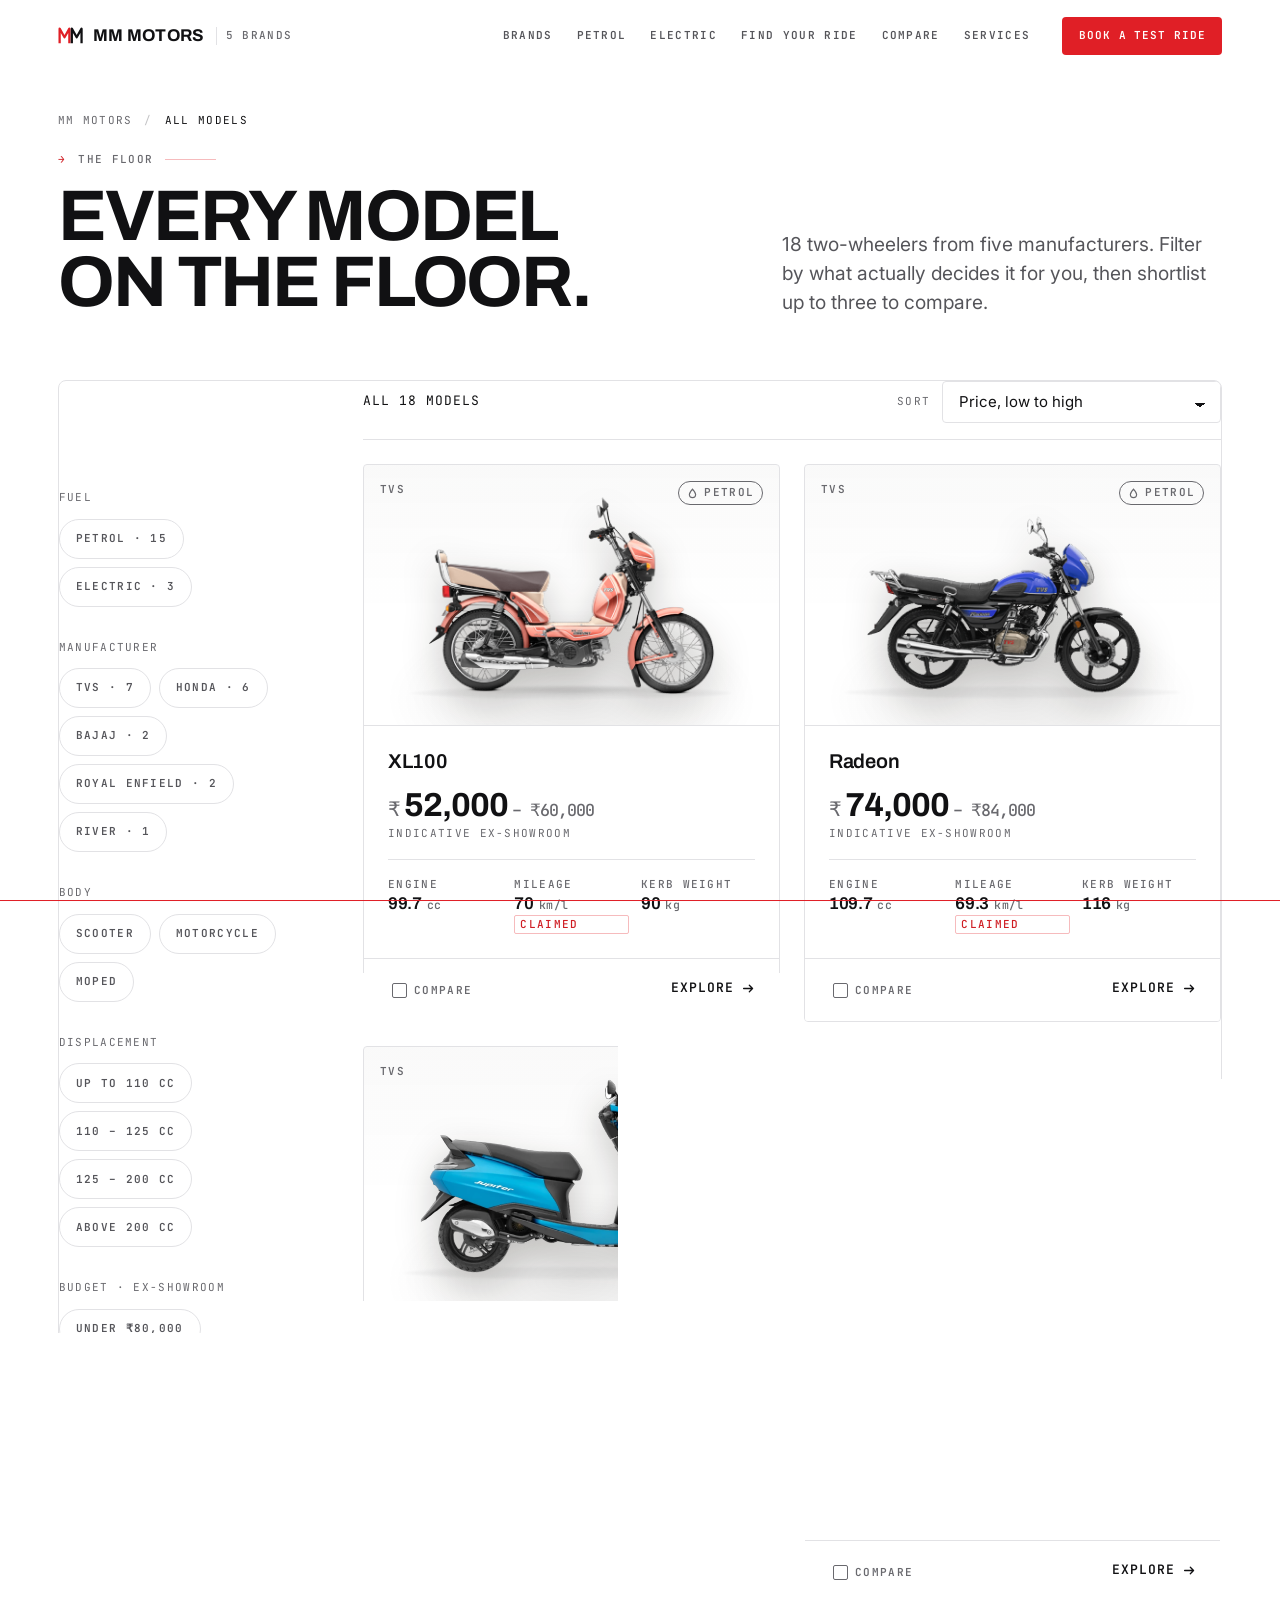
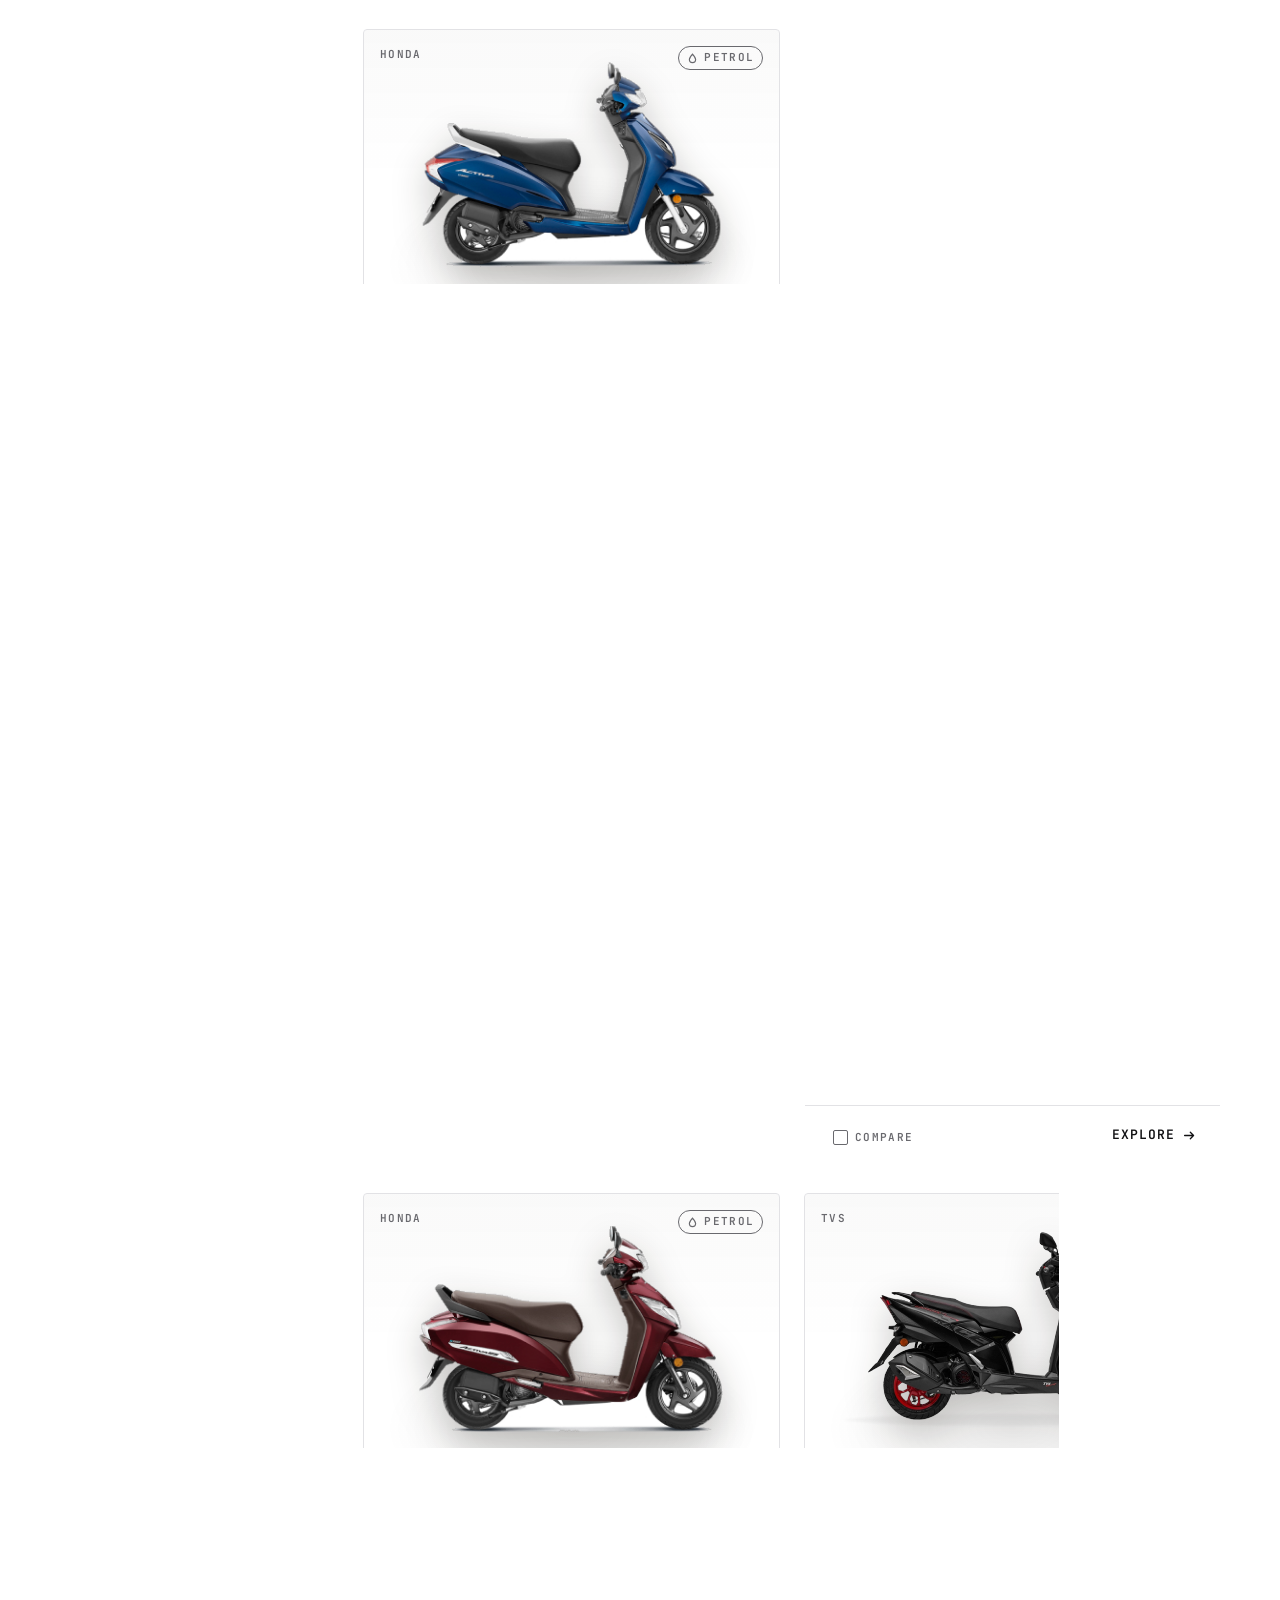
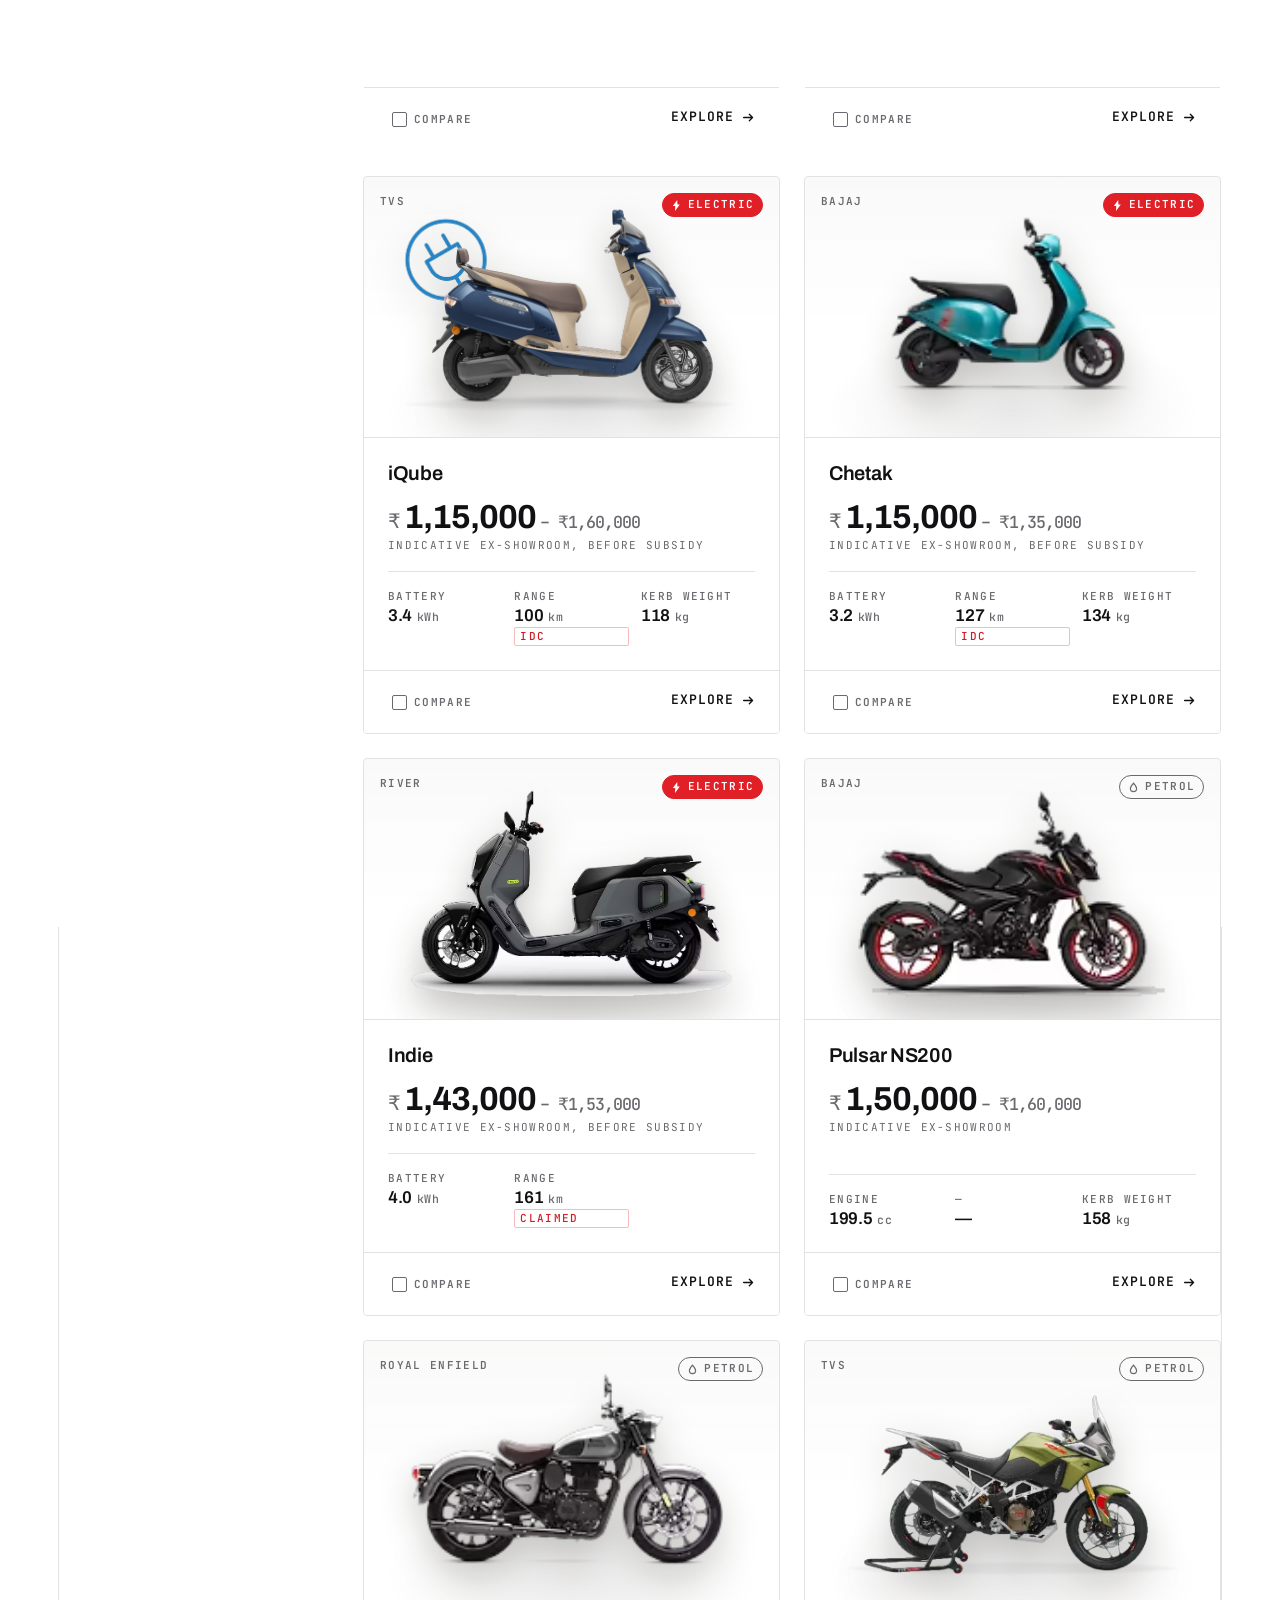
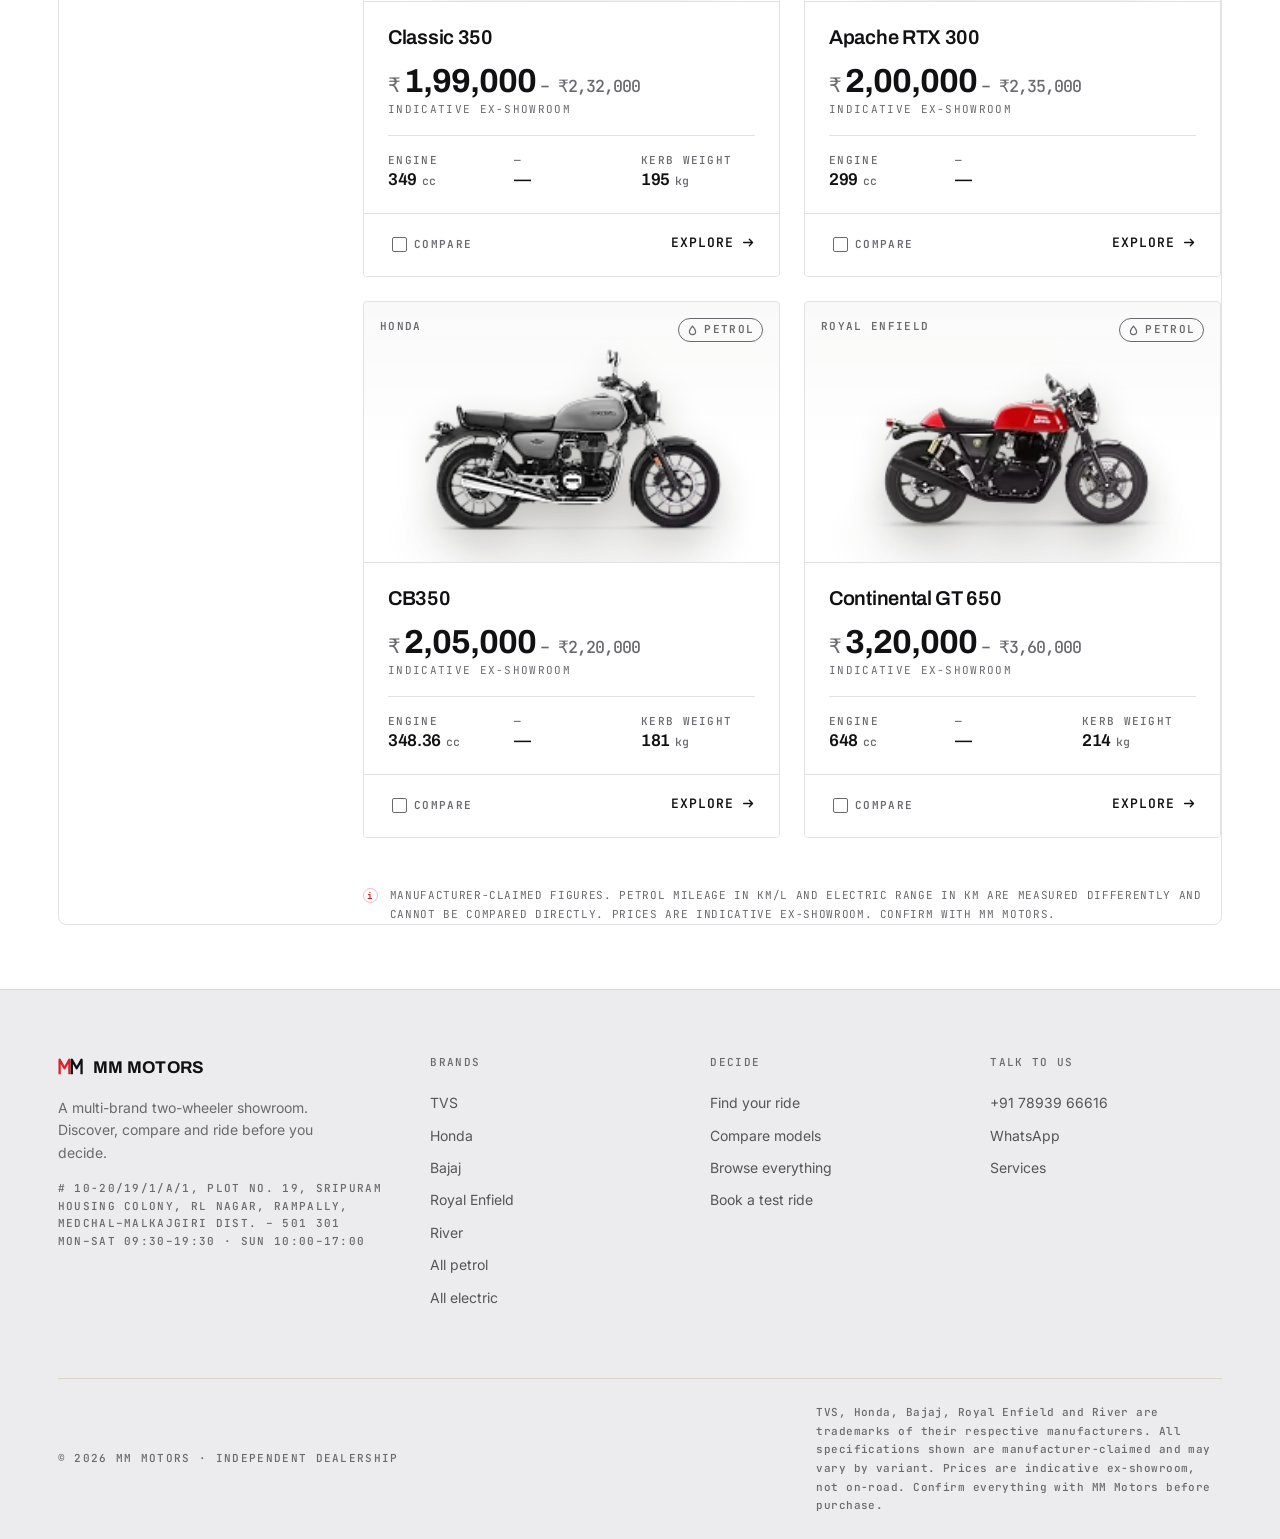
<file: models.html>
<!DOCTYPE html>
<html lang="en">
<head>
<meta charset="utf-8">
<meta name="viewport" content="width=device-width, initial-scale=1">
<title>All models — MM Motors</title>
<meta name="description" content="Every two-wheeler at MM Motors. Filter by fuel, manufacturer, budget and what matters most to you.">
<meta name="theme-color" content="#FFFFFF">
<meta property="og:title" content="All models — MM Motors">
<meta property="og:description" content="Every two-wheeler at MM Motors. Filter by fuel, manufacturer, budget and what matters most to you.">
<meta property="og:type" content="website">

<link rel="preconnect" href="https://fonts.googleapis.com">
<link rel="preconnect" href="https://fonts.gstatic.com" crossorigin>
<link rel="stylesheet" href="https://fonts.googleapis.com/css2?family=Archivo:wght@300;500;600;700&amp;family=Inter:wght@400;500&amp;family=JetBrains+Mono:wght@500;600&amp;display=swap">

<link rel="stylesheet" href="assets/css/tokens.css">
<link rel="stylesheet" href="assets/css/base.css">
<link rel="stylesheet" href="assets/css/home.css">
<link rel="stylesheet" href="assets/css/product.css">

<link rel="icon" href="data:image/svg+xml,<svg xmlns='http://www.w3.org/2000/svg' viewBox='0 0 32 32'><rect width='32' height='32' fill='%230A0A0B'/><path d='M5 24V8l5.5 9L16 8v16' stroke='%23E01F26' stroke-width='2.6' fill='none'/><path d='M18 24V8l5.5 9L29 8v16' stroke='%23F3F0EA' stroke-width='2.6' fill='none'/></svg>">
</head>

<body class="on-light" data-page="models">

<a class="skip-link" href="#main">Skip to content</a>

<header class="hdr">
  <div class="hdr__inner">
    <a class="logo" href="index.html" aria-label="MM Motors — home">
      <svg class="logo__mark" viewBox="0 0 32 32" aria-hidden="true"><path d="M2 25V7l6 10.5L14 7v18" stroke="#E01F26" stroke-width="2.8" fill="none" stroke-linejoin="round"/><path d="M17 25V7l6 10.5L29 7v18" stroke="currentColor" stroke-width="2.8" fill="none" stroke-linejoin="round"/></svg>
      MM Motors
      <span class="logo__sub">5 brands</span>
    </a>

    <nav class="nav" aria-label="Main">
      <a class="nav__link" data-nav="brand" href="brand.html?b=tvs">Brands</a>
      <a class="nav__link" data-nav="petrol" href="models.html?fuel=petrol" aria-current="page">Petrol</a>
      <a class="nav__link" data-nav="electric" href="models.html?fuel=electric">Electric</a>
      <a class="nav__link" data-nav="finder" href="finder.html">Find your ride</a>
      <a class="nav__link" data-nav="compare" href="compare.html">Compare</a>
      <a class="nav__link" data-nav="services" href="services.html">Services</a>
    </nav>

    <div class="hdr__cta">
      <a class="btn btn--primary btn--sm" href="test-ride.html">Book a test ride</a>
      <button class="hdr__burger" type="button" aria-label="Open menu" aria-expanded="false" aria-controls="drawer">
        <svg viewBox="0 0 20 20" fill="none" aria-hidden="true"><path d="M2 5h16M2 10h16M2 15h16" stroke="currentColor" stroke-width="1.6" stroke-linecap="round"/></svg>
      </button>
    </div>
  </div>
</header>

<div class="drawer" id="drawer" data-open="false">
  <button class="drawer__close" type="button" aria-label="Close menu">
    <svg viewBox="0 0 16 16" fill="none" aria-hidden="true"><path d="M3 3l10 10M13 3L3 13" stroke="currentColor" stroke-width="1.6" stroke-linecap="round"/></svg>
  </button>
  <a class="drawer__link" href="brand.html?b=tvs">TVS <span class="micro">7 models</span></a>
  <a class="drawer__link" href="brand.html?b=honda">Honda <span class="micro">6 models</span></a>
  <a class="drawer__link" href="brand.html?b=bajaj">Bajaj <span class="micro">2 models</span></a>
  <a class="drawer__link" href="brand.html?b=royalenfield">Royal Enfield <span class="micro">2 models</span></a>
  <a class="drawer__link" href="brand.html?b=river">River <span class="micro">1 model</span></a>
  <a class="drawer__link" href="models.html?fuel=petrol">Petrol</a>
  <a class="drawer__link" href="models.html?fuel=electric">Electric</a>
  <a class="drawer__link" href="finder.html">Find your ride</a>
  <a class="drawer__link" href="compare.html">Compare</a>
  <a class="drawer__link" href="services.html">Services</a>
  <a class="drawer__link" href="test-ride.html">Book a test ride</a>
</div>

<main id="main">

  <section class="page-head wrap">
    <div id="models-rail"></div>
    <div class="page-head__inner" data-reveal-group>
      <div>
        <p class="eyebrow" data-reveal="fade" data-index="→" id="models-eyebrow">The floor</p>
        <h1 class="h1 page-head__title" data-reveal id="models-title">Every model<br>on the floor.</h1>
      </div>
      <p class="lede" data-reveal="fade" id="models-lede">
        18 two-wheelers from five manufacturers. Filter by what
        actually decides it for you, then shortlist up to three to compare.
      </p>
    </div>
  </section>

  <section class="section section--tight wrap">
    <div class="browse">
      <aside class="filters" id="filters" aria-label="Filter models"></aside>
      <div>
        <div class="browse__bar">
          <p class="browse__count" id="browse-count"></p>
          <div class="cluster">
            <label class="filter-group__title" for="sort">Sort</label>
            <select class="field__select" id="sort" style="min-height:40px;width:auto;padding-block:8px">
              <option value="price-asc">Price, low to high</option>
              <option value="price-desc">Price, high to low</option>
              <option value="eff-desc">Mileage / range, high to low</option>
              <option value="weight-asc">Kerb weight, light to heavy</option>
              <option value="name">Name</option>
            </select>
          </div>
        </div>
        <div class="v-grid" id="browse-grid" data-reveal-group></div>
        <p class="disclosure" style="margin-top:var(--s-6)">
          Manufacturer-claimed figures. Petrol mileage in km/l and electric range
          in km are measured differently and cannot be compared directly. Prices
          are indicative ex-showroom. Confirm with MM Motors.
        </p>
      </div>
    </div>
  </section>

</main>

<footer class="ftr">
  <div class="wrap">
    <div class="ftr__top">
      <div class="ftr__col">
        <a class="logo" href="index.html" style="margin-bottom:var(--s-4)">
          <svg class="logo__mark" viewBox="0 0 32 32" aria-hidden="true"><path d="M2 25V7l6 10.5L14 7v18" stroke="#E01F26" stroke-width="2.8" fill="none" stroke-linejoin="round"/><path d="M17 25V7l6 10.5L29 7v18" stroke="currentColor" stroke-width="2.8" fill="none" stroke-linejoin="round"/></svg>
          MM Motors
        </a>
        <p style="font-size:var(--fs-small);max-width:34ch;color:var(--fg-faint)">
          A multi-brand two-wheeler showroom. Discover, compare and ride before
          you decide.
        </p>
        <p class="micro" style="margin-top:var(--s-4)">
          <span data-dealer="address"></span><br>
          <span data-dealer="hours"></span>
        </p>
      </div>

      <div class="ftr__col">
        <h2>Brands</h2>
        <ul>
          <li><a href="brand.html?b=tvs">TVS</a></li>
          <li><a href="brand.html?b=honda">Honda</a></li>
          <li><a href="brand.html?b=bajaj">Bajaj</a></li>
          <li><a href="brand.html?b=royalenfield">Royal Enfield</a></li>
          <li><a href="brand.html?b=river">River</a></li>
          <li><a href="models.html?fuel=petrol">All petrol</a></li>
          <li><a href="models.html?fuel=electric">All electric</a></li>
        </ul>
      </div>

      <div class="ftr__col">
        <h2>Decide</h2>
        <ul>
          <li><a href="finder.html">Find your ride</a></li>
          <li><a href="compare.html">Compare models</a></li>
          <li><a href="models.html">Browse everything</a></li>
          <li><a href="test-ride.html">Book a test ride</a></li>
        </ul>
      </div>

      <div class="ftr__col">
        <h2>Talk to us</h2>
        <ul>
          <li><a data-dealer="phone" href="#"></a></li>
          <li><a data-dealer="email" href="#"></a></li>
          <li><a data-whatsapp href="#">WhatsApp</a></li>
          <li><a href="services.html">Services</a></li>
        </ul>
      </div>
    </div>

    <div class="ftr__bottom">
      <p class="micro">© <span data-year></span> MM Motors · Independent dealership</p>
      <p class="micro" style="max-width:58ch;text-transform:none;letter-spacing:0.04em;line-height:1.7">
        TVS, Honda, Bajaj, Royal Enfield and River are trademarks of their respective manufacturers. All
        specifications shown are manufacturer-claimed and may vary by variant.
        Prices are indicative ex-showroom, not on-road. Confirm everything with
        MM Motors before purchase.
      </p>
    </div>
  </div>
</footer>

<div class="sticky-cta">
  <a class="btn btn--primary" href="test-ride.html">Book a test ride</a>
  <a class="btn btn--outline" data-whatsapp href="#" aria-label="WhatsApp MM Motors"><svg viewBox="0 0 20 20" fill="currentColor" aria-hidden="true" style="width:18px;height:18px"><path d="M10 .8a9 9 0 00-7.7 13.7L.8 19.2l4.9-1.4A9 9 0 1010 .8zm0 16.4a7.4 7.4 0 01-3.8-1l-.3-.2-2.8.8.8-2.7-.2-.3A7.4 7.4 0 1110 17.2zm4.2-5.4c-.2-.1-1.4-.7-1.6-.8-.2-.1-.4-.1-.5.1l-.6.8c-.1.1-.3.2-.5.1a6 6 0 01-2.9-2.6c-.1-.2 0-.3.1-.5l.5-.6c.1-.2.1-.3 0-.5L8 5.9c-.2-.4-.4-.4-.5-.4h-.4c-.2 0-.5.1-.7.3-.3.3-.8.8-.8 1.8 0 1 .7 2 .8 2.2a8.5 8.5 0 003.3 2.9c1.6.6 1.9.5 2.3.5.4 0 1.2-.5 1.4-1 .2-.5.2-.9.1-1a.4.4 0 00-.3-.3z"/></svg></a>
</div>

<script type="module" src="assets/js/app.js"></script>
</body>
</html>
</file>
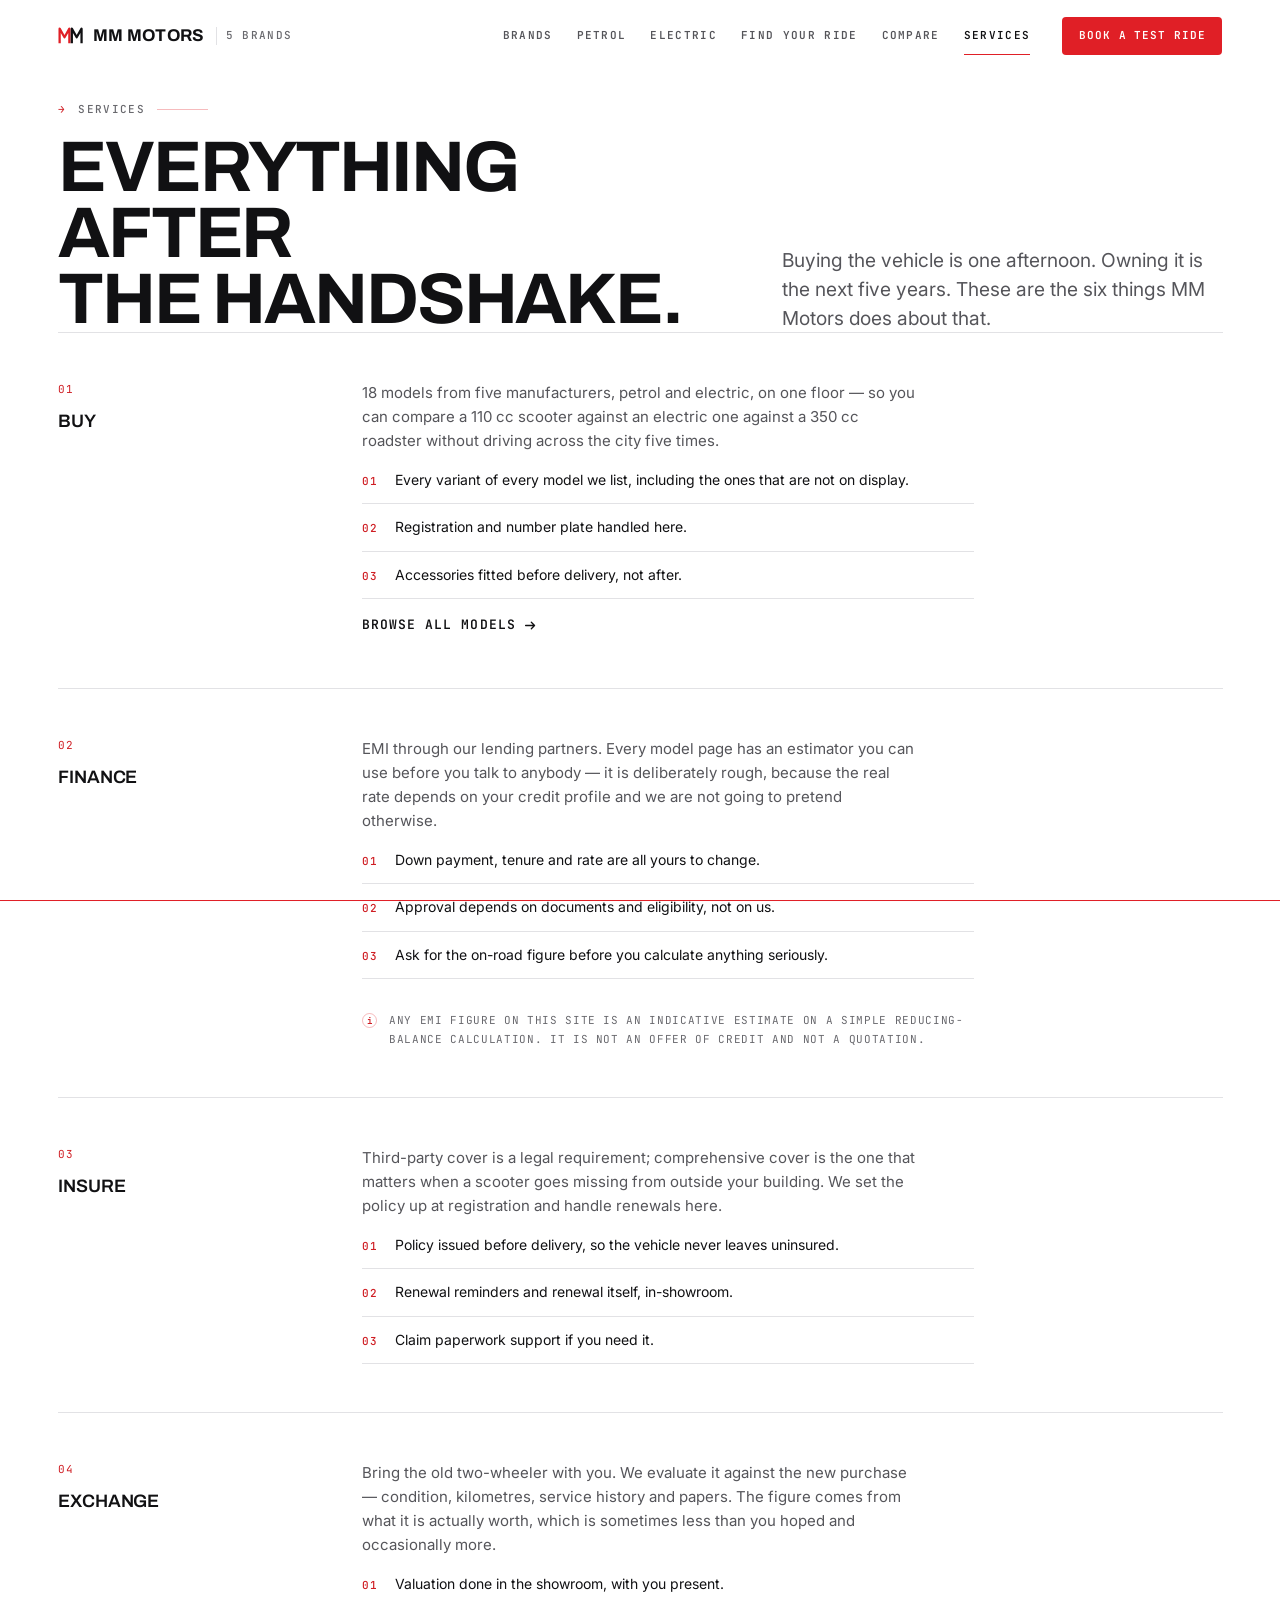
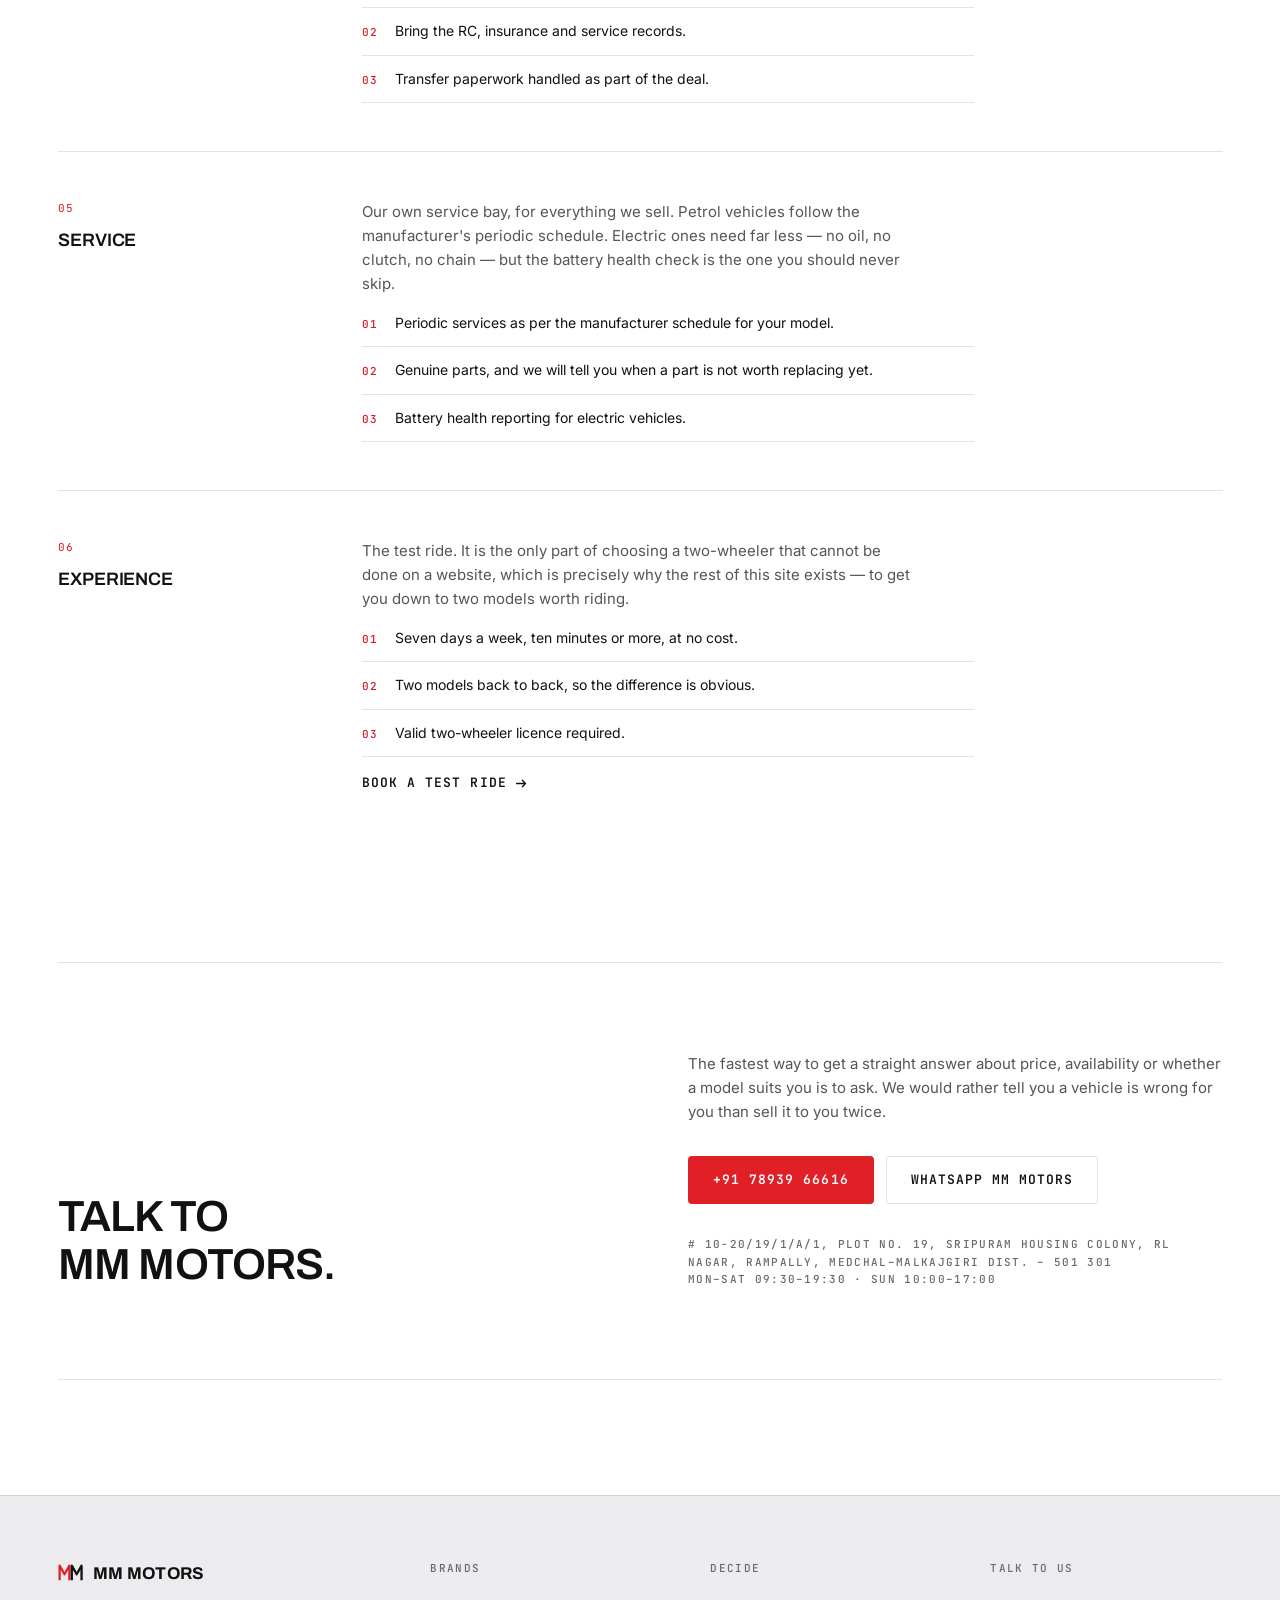
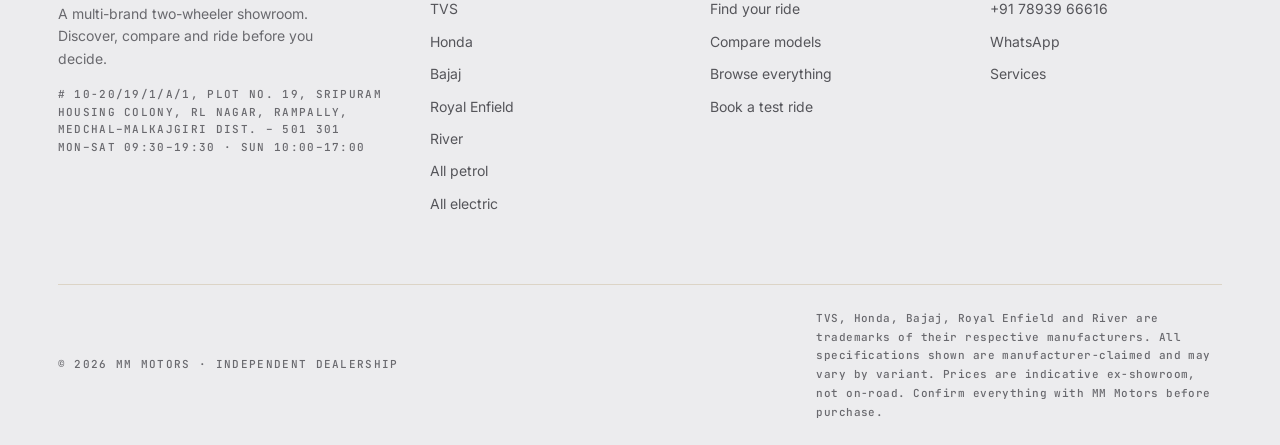
<file: services.html>
<!DOCTYPE html>
<html lang="en">
<head>
<meta charset="utf-8">
<meta name="viewport" content="width=device-width, initial-scale=1">
<title>Services — MM Motors</title>
<meta name="description" content="Buy, finance, insure, exchange, service and experience. What MM Motors does after the sale.">
<meta name="theme-color" content="#FFFFFF">
<meta property="og:title" content="Services — MM Motors">
<meta property="og:description" content="Buy, finance, insure, exchange, service and experience. What MM Motors does after the sale.">
<meta property="og:type" content="website">

<link rel="preconnect" href="https://fonts.googleapis.com">
<link rel="preconnect" href="https://fonts.gstatic.com" crossorigin>
<link rel="stylesheet" href="https://fonts.googleapis.com/css2?family=Archivo:wght@300;500;600;700&amp;family=Inter:wght@400;500&amp;family=JetBrains+Mono:wght@500;600&amp;display=swap">

<link rel="stylesheet" href="assets/css/tokens.css">
<link rel="stylesheet" href="assets/css/base.css">
<link rel="stylesheet" href="assets/css/home.css">
<link rel="stylesheet" href="assets/css/product.css">

<link rel="icon" href="data:image/svg+xml,<svg xmlns='http://www.w3.org/2000/svg' viewBox='0 0 32 32'><rect width='32' height='32' fill='%230A0A0B'/><path d='M5 24V8l5.5 9L16 8v16' stroke='%23E01F26' stroke-width='2.6' fill='none'/><path d='M18 24V8l5.5 9L29 8v16' stroke='%23F3F0EA' stroke-width='2.6' fill='none'/></svg>">
</head>

<body class="on-light" data-page="services">

<a class="skip-link" href="#main">Skip to content</a>

<header class="hdr">
  <div class="hdr__inner">
    <a class="logo" href="index.html" aria-label="MM Motors — home">
      <svg class="logo__mark" viewBox="0 0 32 32" aria-hidden="true"><path d="M2 25V7l6 10.5L14 7v18" stroke="#E01F26" stroke-width="2.8" fill="none" stroke-linejoin="round"/><path d="M17 25V7l6 10.5L29 7v18" stroke="currentColor" stroke-width="2.8" fill="none" stroke-linejoin="round"/></svg>
      MM Motors
      <span class="logo__sub">5 brands</span>
    </a>

    <nav class="nav" aria-label="Main">
      <a class="nav__link" data-nav="brand" href="brand.html?b=tvs">Brands</a>
      <a class="nav__link" data-nav="petrol" href="models.html?fuel=petrol">Petrol</a>
      <a class="nav__link" data-nav="electric" href="models.html?fuel=electric">Electric</a>
      <a class="nav__link" data-nav="finder" href="finder.html">Find your ride</a>
      <a class="nav__link" data-nav="compare" href="compare.html">Compare</a>
      <a class="nav__link" data-nav="services" href="services.html" aria-current="page">Services</a>
    </nav>

    <div class="hdr__cta">
      <a class="btn btn--primary btn--sm" href="test-ride.html">Book a test ride</a>
      <button class="hdr__burger" type="button" aria-label="Open menu" aria-expanded="false" aria-controls="drawer">
        <svg viewBox="0 0 20 20" fill="none" aria-hidden="true"><path d="M2 5h16M2 10h16M2 15h16" stroke="currentColor" stroke-width="1.6" stroke-linecap="round"/></svg>
      </button>
    </div>
  </div>
</header>

<div class="drawer" id="drawer" data-open="false">
  <button class="drawer__close" type="button" aria-label="Close menu">
    <svg viewBox="0 0 16 16" fill="none" aria-hidden="true"><path d="M3 3l10 10M13 3L3 13" stroke="currentColor" stroke-width="1.6" stroke-linecap="round"/></svg>
  </button>
  <a class="drawer__link" href="brand.html?b=tvs">TVS <span class="micro">7 models</span></a>
  <a class="drawer__link" href="brand.html?b=honda">Honda <span class="micro">6 models</span></a>
  <a class="drawer__link" href="brand.html?b=bajaj">Bajaj <span class="micro">2 models</span></a>
  <a class="drawer__link" href="brand.html?b=royalenfield">Royal Enfield <span class="micro">2 models</span></a>
  <a class="drawer__link" href="brand.html?b=river">River <span class="micro">1 model</span></a>
  <a class="drawer__link" href="models.html?fuel=petrol">Petrol</a>
  <a class="drawer__link" href="models.html?fuel=electric">Electric</a>
  <a class="drawer__link" href="finder.html">Find your ride</a>
  <a class="drawer__link" href="compare.html">Compare</a>
  <a class="drawer__link" href="services.html">Services</a>
  <a class="drawer__link" href="test-ride.html">Book a test ride</a>
</div>

<main id="main">

  <section class="page-head wrap">
    <div class="page-head__inner" data-reveal-group>
      <div>
        <p class="eyebrow" data-reveal="fade" data-index="→">Services</p>
        <h1 class="h1 page-head__title" data-reveal>Everything after<br>the handshake.</h1>
      </div>
      <p class="lede" data-reveal="fade">
        Buying the vehicle is one afternoon. Owning it is the next five years.
        These are the six things MM Motors does about that.
      </p>
    </div>
  </section>

  <div class="wrap" data-reveal-group>
    <section class="svc" data-reveal id="buy">
      <div class="p-sec__label">
        <span class="p-sec__idx">01</span>
        <h2 class="p-sec__title">Buy</h2>
      </div>
      <div class="svc__body">
        <p class="body-dim">18 models from five manufacturers, petrol and electric, on one floor — so you can compare a 110 cc scooter against an electric one against a 350 cc roadster without driving across the city five times.</p>
        <ul class="svc__list">
          <li><span class="micro">01</span><span>Every variant of every model we list, including the ones that are not on display.</span></li>
          <li><span class="micro">02</span><span>Registration and number plate handled here.</span></li>
          <li><span class="micro">03</span><span>Accessories fitted before delivery, not after.</span></li>
        </ul>
        <a class="link-rule" href="models.html">Browse all models <svg class="btn__arrow" viewBox="0 0 16 16" fill="none" aria-hidden="true"><path d="M2 8h11M9 4l4 4-4 4" stroke="currentColor" stroke-width="1.6" stroke-linecap="round" stroke-linejoin="round"/></svg></a>
      </div>
    </section>

    <section class="svc" data-reveal id="finance">
      <div class="p-sec__label">
        <span class="p-sec__idx">02</span>
        <h2 class="p-sec__title">Finance</h2>
      </div>
      <div class="svc__body">
        <p class="body-dim">EMI through our lending partners. Every model page has an estimator you can use before you talk to anybody — it is deliberately rough, because the real rate depends on your credit profile and we are not going to pretend otherwise.</p>
        <ul class="svc__list">
          <li><span class="micro">01</span><span>Down payment, tenure and rate are all yours to change.</span></li>
          <li><span class="micro">02</span><span>Approval depends on documents and eligibility, not on us.</span></li>
          <li><span class="micro">03</span><span>Ask for the on-road figure before you calculate anything seriously.</span></li>
        </ul>
        <p class="disclosure">Any EMI figure on this site is an indicative estimate on a simple reducing-balance calculation. It is not an offer of credit and not a quotation.</p>
      </div>
    </section>

    <section class="svc" data-reveal id="insure">
      <div class="p-sec__label">
        <span class="p-sec__idx">03</span>
        <h2 class="p-sec__title">Insure</h2>
      </div>
      <div class="svc__body">
        <p class="body-dim">Third-party cover is a legal requirement; comprehensive cover is the one that matters when a scooter goes missing from outside your building. We set the policy up at registration and handle renewals here.</p>
        <ul class="svc__list">
          <li><span class="micro">01</span><span>Policy issued before delivery, so the vehicle never leaves uninsured.</span></li>
          <li><span class="micro">02</span><span>Renewal reminders and renewal itself, in-showroom.</span></li>
          <li><span class="micro">03</span><span>Claim paperwork support if you need it.</span></li>
        </ul>
      </div>
    </section>

    <section class="svc" data-reveal id="exchange">
      <div class="p-sec__label">
        <span class="p-sec__idx">04</span>
        <h2 class="p-sec__title">Exchange</h2>
      </div>
      <div class="svc__body">
        <p class="body-dim">Bring the old two-wheeler with you. We evaluate it against the new purchase — condition, kilometres, service history and papers. The figure comes from what it is actually worth, which is sometimes less than you hoped and occasionally more.</p>
        <ul class="svc__list">
          <li><span class="micro">01</span><span>Valuation done in the showroom, with you present.</span></li>
          <li><span class="micro">02</span><span>Bring the RC, insurance and service records.</span></li>
          <li><span class="micro">03</span><span>Transfer paperwork handled as part of the deal.</span></li>
        </ul>
      </div>
    </section>

    <section class="svc" data-reveal id="service">
      <div class="p-sec__label">
        <span class="p-sec__idx">05</span>
        <h2 class="p-sec__title">Service</h2>
      </div>
      <div class="svc__body">
        <p class="body-dim">Our own service bay, for everything we sell. Petrol vehicles follow the manufacturer's periodic schedule. Electric ones need far less — no oil, no clutch, no chain — but the battery health check is the one you should never skip.</p>
        <ul class="svc__list">
          <li><span class="micro">01</span><span>Periodic services as per the manufacturer schedule for your model.</span></li>
          <li><span class="micro">02</span><span>Genuine parts, and we will tell you when a part is not worth replacing yet.</span></li>
          <li><span class="micro">03</span><span>Battery health reporting for electric vehicles.</span></li>
        </ul>
      </div>
    </section>

    <section class="svc" data-reveal id="experience">
      <div class="p-sec__label">
        <span class="p-sec__idx">06</span>
        <h2 class="p-sec__title">Experience</h2>
      </div>
      <div class="svc__body">
        <p class="body-dim">The test ride. It is the only part of choosing a two-wheeler that cannot be done on a website, which is precisely why the rest of this site exists — to get you down to two models worth riding.</p>
        <ul class="svc__list">
          <li><span class="micro">01</span><span>Seven days a week, ten minutes or more, at no cost.</span></li>
          <li><span class="micro">02</span><span>Two models back to back, so the difference is obvious.</span></li>
          <li><span class="micro">03</span><span>Valid two-wheeler licence required.</span></li>
        </ul>
        <a class="link-rule" href="test-ride.html">Book a test ride <svg class="btn__arrow" viewBox="0 0 16 16" fill="none" aria-hidden="true"><path d="M2 8h11M9 4l4 4-4 4" stroke="currentColor" stroke-width="1.6" stroke-linecap="round" stroke-linejoin="round"/></svg></a>
      </div>
    </section>
  </div>

  <section class="section wrap">
    <div class="band">
      <h2 class="h2" data-reveal>Talk to<br>MM Motors.</h2>
      <div class="stack-lg" data-reveal="fade">
        <p class="body-dim">
          The fastest way to get a straight answer about price, availability or
          whether a model suits you is to ask. We would rather tell you a vehicle
          is wrong for you than sell it to you twice.
        </p>
        <div class="cluster">
          <a class="btn btn--primary" data-dealer="phone" href="#"></a>
          <a class="btn btn--outline" data-whatsapp href="#">WhatsApp MM Motors</a>
        </div>
        <p class="micro">
          <span data-dealer="address"></span><br>
          <span data-dealer="hours"></span>
        </p>
      </div>
    </div>
  </section>

</main>

<footer class="ftr">
  <div class="wrap">
    <div class="ftr__top">
      <div class="ftr__col">
        <a class="logo" href="index.html" style="margin-bottom:var(--s-4)">
          <svg class="logo__mark" viewBox="0 0 32 32" aria-hidden="true"><path d="M2 25V7l6 10.5L14 7v18" stroke="#E01F26" stroke-width="2.8" fill="none" stroke-linejoin="round"/><path d="M17 25V7l6 10.5L29 7v18" stroke="currentColor" stroke-width="2.8" fill="none" stroke-linejoin="round"/></svg>
          MM Motors
        </a>
        <p style="font-size:var(--fs-small);max-width:34ch;color:var(--fg-faint)">
          A multi-brand two-wheeler showroom. Discover, compare and ride before
          you decide.
        </p>
        <p class="micro" style="margin-top:var(--s-4)">
          <span data-dealer="address"></span><br>
          <span data-dealer="hours"></span>
        </p>
      </div>

      <div class="ftr__col">
        <h2>Brands</h2>
        <ul>
          <li><a href="brand.html?b=tvs">TVS</a></li>
          <li><a href="brand.html?b=honda">Honda</a></li>
          <li><a href="brand.html?b=bajaj">Bajaj</a></li>
          <li><a href="brand.html?b=royalenfield">Royal Enfield</a></li>
          <li><a href="brand.html?b=river">River</a></li>
          <li><a href="models.html?fuel=petrol">All petrol</a></li>
          <li><a href="models.html?fuel=electric">All electric</a></li>
        </ul>
      </div>

      <div class="ftr__col">
        <h2>Decide</h2>
        <ul>
          <li><a href="finder.html">Find your ride</a></li>
          <li><a href="compare.html">Compare models</a></li>
          <li><a href="models.html">Browse everything</a></li>
          <li><a href="test-ride.html">Book a test ride</a></li>
        </ul>
      </div>

      <div class="ftr__col">
        <h2>Talk to us</h2>
        <ul>
          <li><a data-dealer="phone" href="#"></a></li>
          <li><a data-dealer="email" href="#"></a></li>
          <li><a data-whatsapp href="#">WhatsApp</a></li>
          <li><a href="services.html">Services</a></li>
        </ul>
      </div>
    </div>

    <div class="ftr__bottom">
      <p class="micro">© <span data-year></span> MM Motors · Independent dealership</p>
      <p class="micro" style="max-width:58ch;text-transform:none;letter-spacing:0.04em;line-height:1.7">
        TVS, Honda, Bajaj, Royal Enfield and River are trademarks of their respective manufacturers. All
        specifications shown are manufacturer-claimed and may vary by variant.
        Prices are indicative ex-showroom, not on-road. Confirm everything with
        MM Motors before purchase.
      </p>
    </div>
  </div>
</footer>

<div class="sticky-cta">
  <a class="btn btn--primary" href="test-ride.html">Book a test ride</a>
  <a class="btn btn--outline" data-whatsapp href="#" aria-label="WhatsApp MM Motors"><svg viewBox="0 0 20 20" fill="currentColor" aria-hidden="true" style="width:18px;height:18px"><path d="M10 .8a9 9 0 00-7.7 13.7L.8 19.2l4.9-1.4A9 9 0 1010 .8zm0 16.4a7.4 7.4 0 01-3.8-1l-.3-.2-2.8.8.8-2.7-.2-.3A7.4 7.4 0 1110 17.2zm4.2-5.4c-.2-.1-1.4-.7-1.6-.8-.2-.1-.4-.1-.5.1l-.6.8c-.1.1-.3.2-.5.1a6 6 0 01-2.9-2.6c-.1-.2 0-.3.1-.5l.5-.6c.1-.2.1-.3 0-.5L8 5.9c-.2-.4-.4-.4-.5-.4h-.4c-.2 0-.5.1-.7.3-.3.3-.8.8-.8 1.8 0 1 .7 2 .8 2.2a8.5 8.5 0 003.3 2.9c1.6.6 1.9.5 2.3.5.4 0 1.2-.5 1.4-1 .2-.5.2-.9.1-1a.4.4 0 00-.3-.3z"/></svg></a>
</div>

<script type="module" src="assets/js/app.js"></script>
</body>
</html>
</file>
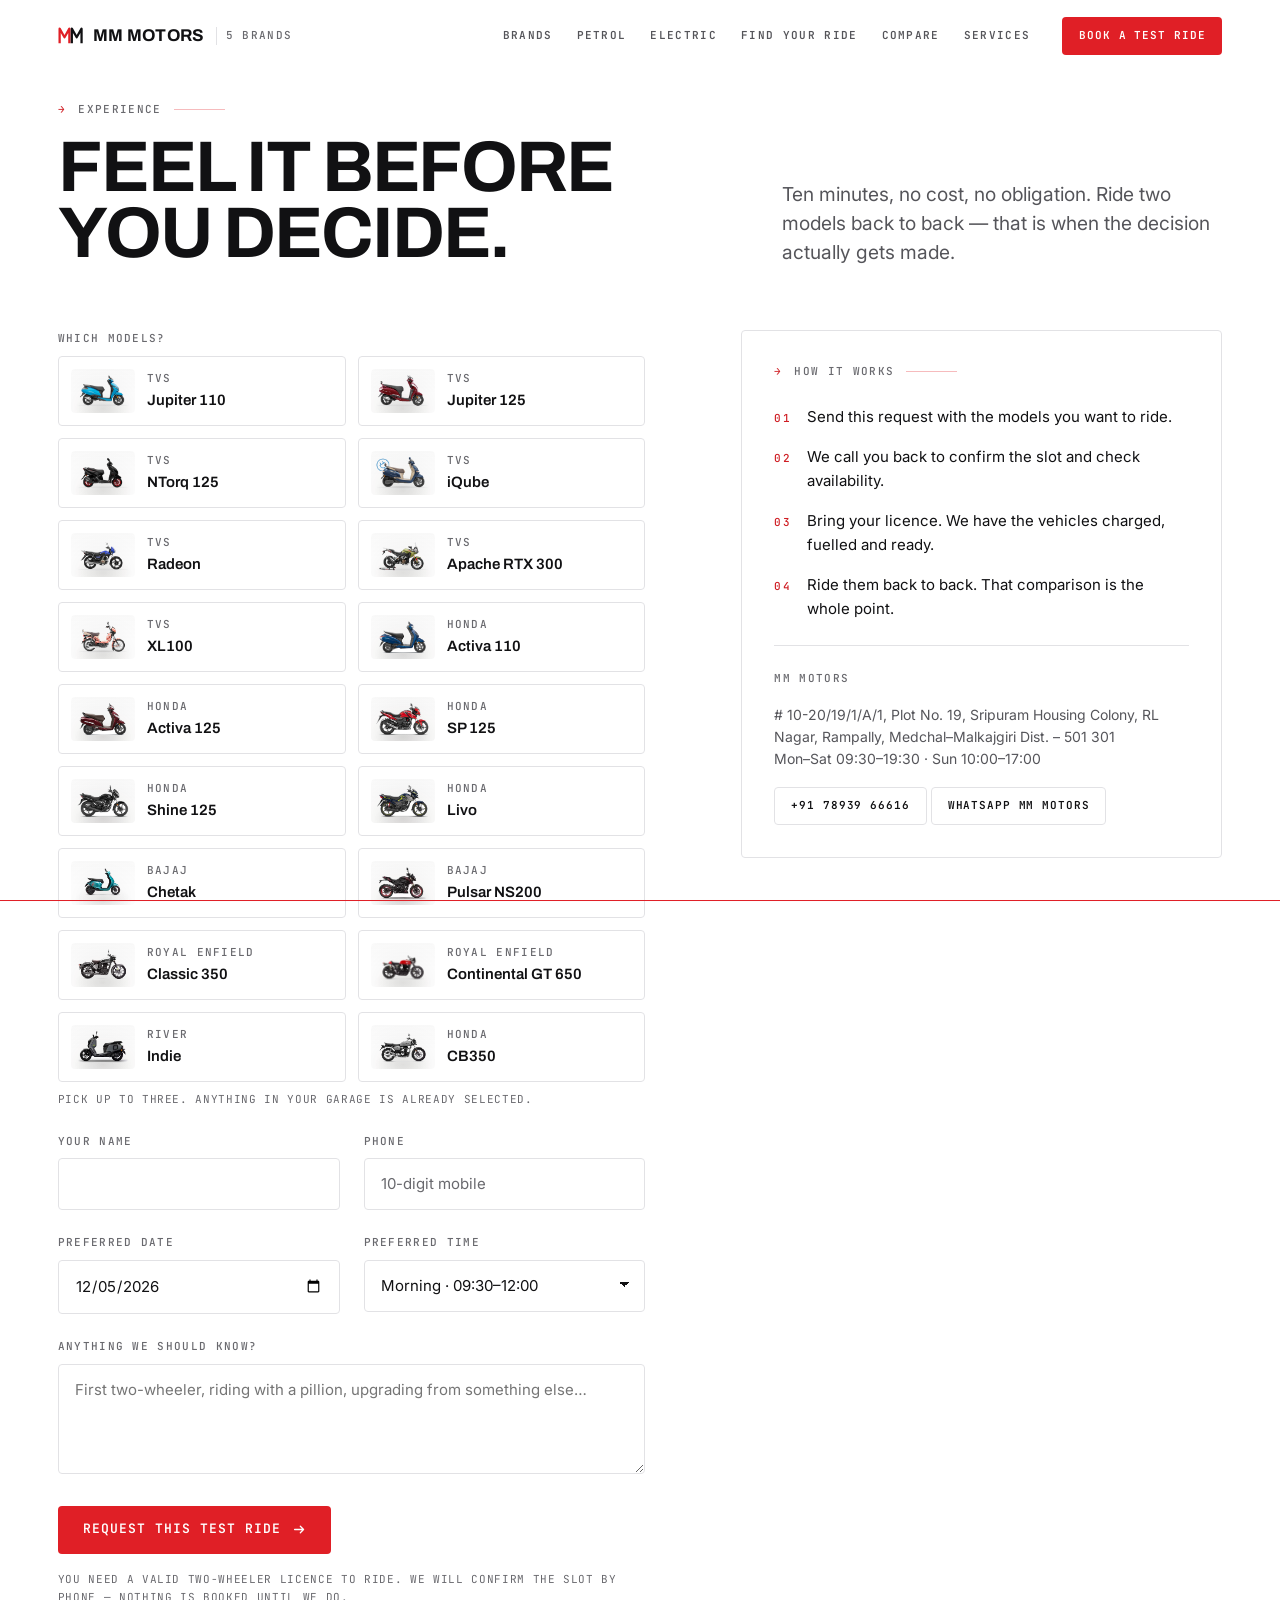
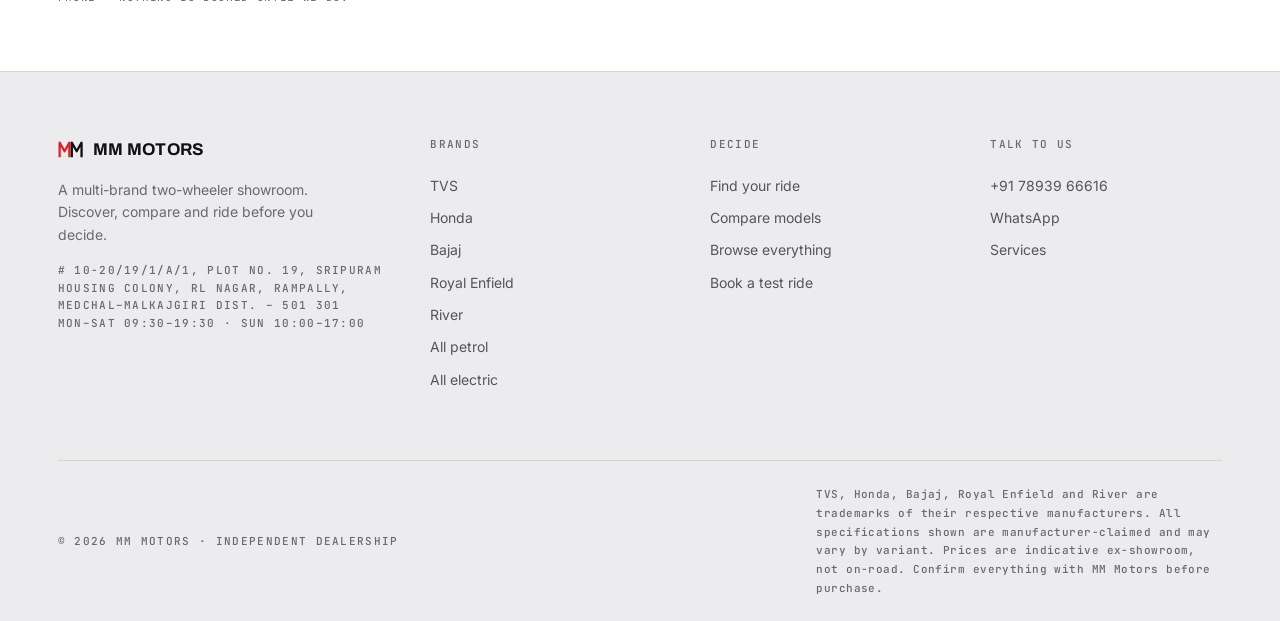
<file: test-ride.html>
<!DOCTYPE html>
<html lang="en">
<head>
<meta charset="utf-8">
<meta name="viewport" content="width=device-width, initial-scale=1">
<title>Book a test ride — MM Motors</title>
<meta name="description" content="Request a test ride at MM Motors. Ten minutes, no cost, no obligation. Ride two models back to back.">
<meta name="theme-color" content="#FFFFFF">
<meta property="og:title" content="Book a test ride — MM Motors">
<meta property="og:description" content="Request a test ride at MM Motors. Ten minutes, no cost, no obligation. Ride two models back to back.">
<meta property="og:type" content="website">

<link rel="preconnect" href="https://fonts.googleapis.com">
<link rel="preconnect" href="https://fonts.gstatic.com" crossorigin>
<link rel="stylesheet" href="https://fonts.googleapis.com/css2?family=Archivo:wght@300;500;600;700&amp;family=Inter:wght@400;500&amp;family=JetBrains+Mono:wght@500;600&amp;display=swap">

<link rel="stylesheet" href="assets/css/tokens.css">
<link rel="stylesheet" href="assets/css/base.css">
<link rel="stylesheet" href="assets/css/home.css">
<link rel="stylesheet" href="assets/css/product.css">

<link rel="icon" href="data:image/svg+xml,<svg xmlns='http://www.w3.org/2000/svg' viewBox='0 0 32 32'><rect width='32' height='32' fill='%230A0A0B'/><path d='M5 24V8l5.5 9L16 8v16' stroke='%23E01F26' stroke-width='2.6' fill='none'/><path d='M18 24V8l5.5 9L29 8v16' stroke='%23F3F0EA' stroke-width='2.6' fill='none'/></svg>">
</head>

<body class="on-light" data-page="test-ride">

<a class="skip-link" href="#main">Skip to content</a>

<header class="hdr">
  <div class="hdr__inner">
    <a class="logo" href="index.html" aria-label="MM Motors — home">
      <svg class="logo__mark" viewBox="0 0 32 32" aria-hidden="true"><path d="M2 25V7l6 10.5L14 7v18" stroke="#E01F26" stroke-width="2.8" fill="none" stroke-linejoin="round"/><path d="M17 25V7l6 10.5L29 7v18" stroke="currentColor" stroke-width="2.8" fill="none" stroke-linejoin="round"/></svg>
      MM Motors
      <span class="logo__sub">5 brands</span>
    </a>

    <nav class="nav" aria-label="Main">
      <a class="nav__link" data-nav="brand" href="brand.html?b=tvs">Brands</a>
      <a class="nav__link" data-nav="petrol" href="models.html?fuel=petrol">Petrol</a>
      <a class="nav__link" data-nav="electric" href="models.html?fuel=electric">Electric</a>
      <a class="nav__link" data-nav="finder" href="finder.html">Find your ride</a>
      <a class="nav__link" data-nav="compare" href="compare.html">Compare</a>
      <a class="nav__link" data-nav="services" href="services.html">Services</a>
    </nav>

    <div class="hdr__cta">
      <a class="btn btn--primary btn--sm" href="test-ride.html">Book a test ride</a>
      <button class="hdr__burger" type="button" aria-label="Open menu" aria-expanded="false" aria-controls="drawer">
        <svg viewBox="0 0 20 20" fill="none" aria-hidden="true"><path d="M2 5h16M2 10h16M2 15h16" stroke="currentColor" stroke-width="1.6" stroke-linecap="round"/></svg>
      </button>
    </div>
  </div>
</header>

<div class="drawer" id="drawer" data-open="false">
  <button class="drawer__close" type="button" aria-label="Close menu">
    <svg viewBox="0 0 16 16" fill="none" aria-hidden="true"><path d="M3 3l10 10M13 3L3 13" stroke="currentColor" stroke-width="1.6" stroke-linecap="round"/></svg>
  </button>
  <a class="drawer__link" href="brand.html?b=tvs">TVS <span class="micro">7 models</span></a>
  <a class="drawer__link" href="brand.html?b=honda">Honda <span class="micro">6 models</span></a>
  <a class="drawer__link" href="brand.html?b=bajaj">Bajaj <span class="micro">2 models</span></a>
  <a class="drawer__link" href="brand.html?b=royalenfield">Royal Enfield <span class="micro">2 models</span></a>
  <a class="drawer__link" href="brand.html?b=river">River <span class="micro">1 model</span></a>
  <a class="drawer__link" href="models.html?fuel=petrol">Petrol</a>
  <a class="drawer__link" href="models.html?fuel=electric">Electric</a>
  <a class="drawer__link" href="finder.html">Find your ride</a>
  <a class="drawer__link" href="compare.html">Compare</a>
  <a class="drawer__link" href="services.html">Services</a>
  <a class="drawer__link" href="test-ride.html">Book a test ride</a>
</div>

<main id="main">

  <section class="page-head wrap">
    <div class="page-head__inner" data-reveal-group>
      <div>
        <p class="eyebrow" data-reveal="fade" data-index="→">Experience</p>
        <h1 class="h1 page-head__title" data-reveal>Feel it before<br>you decide.</h1>
      </div>
      <p class="lede" data-reveal="fade">
        Ten minutes, no cost, no obligation. Ride two models back to back — that
        is when the decision actually gets made.
      </p>
    </div>
  </section>

  <section class="section section--tight wrap">
    <div class="book">
      <form class="stack-lg" id="tr-form" novalidate>
        <div class="form-grid">
          <div class="field field--full">
            <label class="field__label" for="tr-models">Which models?</label>
            <div class="cmp-picker" id="tr-models"></div>
            <p class="form-note">Pick up to three. Anything in your garage is already selected.</p>
          </div>

          <div class="field">
            <label class="field__label" for="tr-name">Your name</label>
            <input class="field__input" id="tr-name" name="name" required autocomplete="name">
          </div>

          <div class="field">
            <label class="field__label" for="tr-phone">Phone</label>
            <input class="field__input" id="tr-phone" name="phone" type="tel" required
                   inputmode="tel" autocomplete="tel" placeholder="10-digit mobile">
          </div>

          <div class="field">
            <label class="field__label" for="tr-date">Preferred date</label>
            <input class="field__input" id="tr-date" name="date" type="date" required>
          </div>

          <div class="field">
            <label class="field__label" for="tr-slot">Preferred time</label>
            <select class="field__select" id="tr-slot" name="slot">
              <option>Morning · 09:30–12:00</option>
              <option>Afternoon · 12:00–16:00</option>
              <option>Evening · 16:00–19:30</option>
            </select>
          </div>

          <div class="field field--full">
            <label class="field__label" for="tr-note">Anything we should know?</label>
            <textarea class="field__area" id="tr-note" name="note"
                      placeholder="First two-wheeler, riding with a pillion, upgrading from something else…"></textarea>
          </div>
        </div>

        <div class="stack">
          <button class="btn btn--primary" type="submit">Request this test ride <svg class="btn__arrow" viewBox="0 0 16 16" fill="none" aria-hidden="true"><path d="M2 8h11M9 4l4 4-4 4" stroke="currentColor" stroke-width="1.6" stroke-linecap="round" stroke-linejoin="round"/></svg></button>
          <p class="form-note">
            You need a valid two-wheeler licence to ride. We will confirm the slot
            by phone — nothing is booked until we do.
          </p>
        </div>
      </form>

      <aside class="book__aside">
        <p class="eyebrow" data-reveal="fade" data-index="→" style="margin:0">How it works</p>
        <ol class="steps-list">
          <li><span class="micro">01</span><span>Send this request with the models you want to ride.</span></li>
          <li><span class="micro">02</span><span>We call you back to confirm the slot and check availability.</span></li>
          <li><span class="micro">03</span><span>Bring your licence. We have the vehicles charged, fuelled and ready.</span></li>
          <li><span class="micro">04</span><span>Ride them back to back. That comparison is the whole point.</span></li>
        </ol>
        <hr class="hairline">
        <div class="stack">
          <p class="micro">MM Motors</p>
          <p style="font-size:var(--fs-small);color:var(--fg-dim)">
            <span data-dealer="address"></span><br>
            <span data-dealer="hours"></span>
          </p>
          <a class="btn btn--outline btn--sm" data-dealer="phone" href="#"></a>
          <a class="btn btn--outline btn--sm" data-whatsapp href="#">WhatsApp MM Motors</a>
        </div>
      </aside>
    </div>
  </section>

</main>

<footer class="ftr">
  <div class="wrap">
    <div class="ftr__top">
      <div class="ftr__col">
        <a class="logo" href="index.html" style="margin-bottom:var(--s-4)">
          <svg class="logo__mark" viewBox="0 0 32 32" aria-hidden="true"><path d="M2 25V7l6 10.5L14 7v18" stroke="#E01F26" stroke-width="2.8" fill="none" stroke-linejoin="round"/><path d="M17 25V7l6 10.5L29 7v18" stroke="currentColor" stroke-width="2.8" fill="none" stroke-linejoin="round"/></svg>
          MM Motors
        </a>
        <p style="font-size:var(--fs-small);max-width:34ch;color:var(--fg-faint)">
          A multi-brand two-wheeler showroom. Discover, compare and ride before
          you decide.
        </p>
        <p class="micro" style="margin-top:var(--s-4)">
          <span data-dealer="address"></span><br>
          <span data-dealer="hours"></span>
        </p>
      </div>

      <div class="ftr__col">
        <h2>Brands</h2>
        <ul>
          <li><a href="brand.html?b=tvs">TVS</a></li>
          <li><a href="brand.html?b=honda">Honda</a></li>
          <li><a href="brand.html?b=bajaj">Bajaj</a></li>
          <li><a href="brand.html?b=royalenfield">Royal Enfield</a></li>
          <li><a href="brand.html?b=river">River</a></li>
          <li><a href="models.html?fuel=petrol">All petrol</a></li>
          <li><a href="models.html?fuel=electric">All electric</a></li>
        </ul>
      </div>

      <div class="ftr__col">
        <h2>Decide</h2>
        <ul>
          <li><a href="finder.html">Find your ride</a></li>
          <li><a href="compare.html">Compare models</a></li>
          <li><a href="models.html">Browse everything</a></li>
          <li><a href="test-ride.html">Book a test ride</a></li>
        </ul>
      </div>

      <div class="ftr__col">
        <h2>Talk to us</h2>
        <ul>
          <li><a data-dealer="phone" href="#"></a></li>
          <li><a data-dealer="email" href="#"></a></li>
          <li><a data-whatsapp href="#">WhatsApp</a></li>
          <li><a href="services.html">Services</a></li>
        </ul>
      </div>
    </div>

    <div class="ftr__bottom">
      <p class="micro">© <span data-year></span> MM Motors · Independent dealership</p>
      <p class="micro" style="max-width:58ch;text-transform:none;letter-spacing:0.04em;line-height:1.7">
        TVS, Honda, Bajaj, Royal Enfield and River are trademarks of their respective manufacturers. All
        specifications shown are manufacturer-claimed and may vary by variant.
        Prices are indicative ex-showroom, not on-road. Confirm everything with
        MM Motors before purchase.
      </p>
    </div>
  </div>
</footer>

<div class="sticky-cta">
  <a class="btn btn--primary" href="test-ride.html">Book a test ride</a>
  <a class="btn btn--outline" data-whatsapp href="#" aria-label="WhatsApp MM Motors"><svg viewBox="0 0 20 20" fill="currentColor" aria-hidden="true" style="width:18px;height:18px"><path d="M10 .8a9 9 0 00-7.7 13.7L.8 19.2l4.9-1.4A9 9 0 1010 .8zm0 16.4a7.4 7.4 0 01-3.8-1l-.3-.2-2.8.8.8-2.7-.2-.3A7.4 7.4 0 1110 17.2zm4.2-5.4c-.2-.1-1.4-.7-1.6-.8-.2-.1-.4-.1-.5.1l-.6.8c-.1.1-.3.2-.5.1a6 6 0 01-2.9-2.6c-.1-.2 0-.3.1-.5l.5-.6c.1-.2.1-.3 0-.5L8 5.9c-.2-.4-.4-.4-.5-.4h-.4c-.2 0-.5.1-.7.3-.3.3-.8.8-.8 1.8 0 1 .7 2 .8 2.2a8.5 8.5 0 003.3 2.9c1.6.6 1.9.5 2.3.5.4 0 1.2-.5 1.4-1 .2-.5.2-.9.1-1a.4.4 0 00-.3-.3z"/></svg></a>
</div>

<script type="module" src="assets/js/app.js"></script>
</body>
</html>
</file>
<file: assets/css/tokens.css>
/* ==========================================================================
   MM MOTORS — DESIGN TOKENS
   Single source of truth for colour, type, space, line and motion.
   ========================================================================== */

:root {
  /* ---- Colour: deep black ------------------------------------------------ */
  --ink:           #0A0A0B;
  --ink-raise:     #111215;
  --graphite:      #1A1C20;
  --graphite-2:    #23262B;
  --graphite-line: #2A2D33;
  --steel:         #6E747C;
  --mist:          #A9AEB6;

  /* ---- Colour: warm light showroom --------------------------------------
     Ivory over sterile white, with cream tones for depth so sections read as
     separate planes without a single gradient or drop shadow. */
  --paper:         #FFFFFF;   /* primary surface: white                */
  --cream:         #F5F5F6;   /* secondary plane, just off white       */
  --cream-deep:    #ECECEE;   /* deepest plane, carries the footer     */
  --card:          #FFFFFF;   /* cards: white                          */
  --card-warm:     #FAFAFB;   /* cards: a half step off white          */
  --paper-raise:   var(--card);
  --paper-line:    #E2E2E5;   /* borders: extremely subtle neutral     */
  --paper-line-2:  #EFEFF1;
  --charcoal:      #111113;   /* text: black                           */
  --warm-gray:     #55555A;   /* secondary text: neutral grey          */
  --warm-gray-2:   #69696E;   /* tertiary text, 4.62:1 on every plane  */

  /* ---- Signature accent — ELECTRIC ORANGE ------------------------------- */
  --accent:        #E01F26;   /* MM Motors red, off the showroom signage */
  --accent-deep:   #E01F26;   /* CTA fill: white text on it is 4.78:1    */
  --accent-press:  #B91A1F;   /* pressed / hover: 6.50:1 with white      */
  /* Accent as TEXT. The brand red is 4.78:1 on white but drops below AA on
     the deepest plane, so red text uses one step darker; .on-dark puts the
     brand red back. Fills always keep --accent. */
  --accent-text:   #CF1D23;
  --accent-soft:   rgba(224, 31, 38, 0.10);
  --accent-line:   rgba(224, 31, 38, 0.30);

  /* ---- Contextual (set per-surface, see .on-dark / .on-light) ----------- */
  --surface:       var(--paper);
  --fg:            var(--charcoal);
  --fg-dim:        var(--warm-gray);
  --fg-faint:      var(--warm-gray-2);
  --line:          var(--paper-line);
  --raise:         var(--card);

  /* ---- Vehicle paint (overridden per-vehicle / per-swatch) -------------- */
  --paint:         #C8CCD2;
  --paint-dark:    #7C8188;
  --rubber:        #15171A;
  --rim:           #9AA0A8;

  /* ---- Type ------------------------------------------------------------- */
  --ff-display: 'Archivo', 'Helvetica Neue', Helvetica, Arial, sans-serif;
  --ff-body:    'Inter', system-ui, -apple-system, 'Segoe UI', Roboto, sans-serif;
  --ff-data:    'JetBrains Mono', ui-monospace, 'SFMono-Regular', Consolas, monospace;

  --fs-display: clamp(3.25rem, 11.5vw, 11rem);
  --fs-h1:      clamp(2.25rem, 5.6vw, 4.75rem);
  --fs-h2:      clamp(1.75rem, 3.4vw, 2.875rem);
  --fs-h3:      clamp(1.0625rem, 1.5vw, 1.375rem);
  --fs-body:    clamp(0.9375rem, 1.05vw, 1.0625rem);
  --fs-small:   0.875rem;
  --fs-data:    0.8125rem;
  --fs-micro:   0.6875rem;
  --fs-metric:  clamp(1.75rem, 3vw, 2.75rem);

  --lh-tight:   0.92;
  --lh-snug:    1.1;
  --lh-body:    1.6;

  --tr-display: -0.04em;
  --tr-h1:      -0.03em;
  --tr-h2:      -0.02em;
  --tr-data:    0.08em;
  --tr-micro:   0.12em;

  /* ---- Space ------------------------------------------------------------ */
  --s-1:  4px;   --s-2:  8px;   --s-3:  12px;  --s-4:  16px;
  --s-5:  24px;  --s-6:  32px;  --s-7:  48px;  --s-8:  64px;
  --s-9:  96px;  --s-10: 128px; --s-11: 180px;

  --gutter:  clamp(20px, 4.5vw, 72px);
  --maxw:    1680px;
  --maxw-text: 62ch;
  --section-y: clamp(72px, 9vw, 168px);

  /* ---- Line & radius ---------------------------------------------------- */
  --r-xs: 2px;
  --r-sm: 4px;
  --r-md: 8px;
  --hair: 1px;

  /* ---- Motion ----------------------------------------------------------- */
  --e-out:   cubic-bezier(0.16, 1, 0.30, 1);
  --e-inout: cubic-bezier(0.65, 0, 0.35, 1);
  --e-snap:  cubic-bezier(0.34, 0.90, 0.24, 1);
  --t-fast:  160ms;
  --t-base:  280ms;
  --t-slow:  520ms;
  --t-cine:  900ms;

  /* ---- Depth ------------------------------------------------------------ */
  --z-art:    1;
  --z-content: 2;
  --z-sticky: 50;
  --z-header: 60;
  --z-overlay: 80;
}

/* Surface contexts — flip the contextual tokens, never restate raw colours. */
.on-dark {
  --surface: var(--ink);
  --fg:      var(--paper);
  --fg-dim:  var(--mist);
  --fg-faint: #898E96;
  --accent-text: var(--accent);
  --line:    var(--graphite-line);
  --raise:   var(--ink-raise);
  background: var(--surface);
  color: var(--fg);
}

.on-graphite {
  --surface: var(--graphite);
  --fg:      var(--paper);
  --fg-dim:  var(--mist);
  --fg-faint: #898E96;
  --accent-text: var(--accent);
  --line:    var(--graphite-2);
  --raise:   var(--graphite-2);
  background: var(--surface);
  color: var(--fg);
}

.on-light {
  --surface: var(--paper);
  --fg:      var(--charcoal);
  --fg-dim:  var(--warm-gray);
  --fg-faint: var(--warm-gray-2);
  --accent-text: #CF1D23;
  --line:    var(--paper-line);
  --raise:   var(--card);
  background: var(--surface);
  color: var(--fg);
}

/* Cream and card carry the depth that the dark theme got from black. A
   section steps up or down a plane; it never uses a gradient or a shadow. */
.on-cream {
  --surface: var(--cream);
  --fg:      var(--charcoal);
  --fg-dim:  var(--warm-gray);
  --fg-faint: var(--warm-gray-2);
  --accent-text: #CF1D23;
  --line:    var(--paper-line);
  --raise:   var(--card);
  background: var(--surface);
  color: var(--fg);
}

.on-cream-deep {
  --surface: var(--cream-deep);
  --fg:      var(--charcoal);
  --fg-dim:  var(--warm-gray);
  --fg-faint: var(--warm-gray-2);
  --accent-text: #CF1D23;
  --line:    #DCD4C6;
  --raise:   var(--card-warm);
  background: var(--surface);
  color: var(--fg);
}

.on-card {
  --surface: var(--card);
  --fg:      var(--charcoal);
  --fg-dim:  var(--warm-gray);
  --fg-faint: var(--warm-gray-2);
  --accent-text: #CF1D23;
  --line:    var(--paper-line-2);
  --raise:   var(--card-warm);
  background: var(--surface);
  color: var(--fg);
}
</file>
<file: assets/css/base.css>
/* ==========================================================================
   MM MOTORS — BASE + COMPONENT SYSTEM
   ========================================================================== */

*, *::before, *::after { box-sizing: border-box; }

html {
  -webkit-text-size-adjust: 100%;
  scroll-behavior: smooth;
  /* Header offset for in-page anchors */
  scroll-padding-top: 88px;
}

@media (prefers-reduced-motion: reduce) {
  html { scroll-behavior: auto; }
  *, *::before, *::after {
    animation-duration: 0.01ms !important;
    animation-iteration-count: 1 !important;
    transition-duration: 0.01ms !important;
  }
}

body {
  margin: 0;
  background: var(--surface);
  color: var(--fg);
  font-family: var(--ff-body);
  font-size: var(--fs-body);
  line-height: var(--lh-body);
  font-weight: 400;
  -webkit-font-smoothing: antialiased;
  -moz-osx-font-smoothing: grayscale;
  overflow-x: hidden;
}

img, svg, video, canvas { display: block; max-width: 100%; }
img { height: auto; }

/* Inline icons carry their own size. Deliberately NOT a blanket
   `a svg { max-height: 1em }` — vehicle artwork is also an SVG inside a link
   (the finder wraps each match's illustration in one), and a blanket cap would
   shrink the artwork to text size. */
.icon { width: 1em; height: 1em; flex: none; }

button, input, select, textarea { font: inherit; color: inherit; }
button { background: none; border: 0; cursor: pointer; }

a { color: inherit; text-decoration: none; }

h1, h2, h3, h4, p, figure, blockquote, dl, dd { margin: 0; }
ul, ol { margin: 0; padding: 0; list-style: none; }

::selection { background: var(--accent-deep); color: #fff; }

:focus-visible {
  outline: 2px solid var(--accent);
  outline-offset: 3px;
  border-radius: var(--r-xs);
}

.sr-only {
  position: absolute; width: 1px; height: 1px;
  padding: 0; margin: -1px; overflow: hidden;
  clip: rect(0 0 0 0); white-space: nowrap; border: 0;
}

.skip-link {
  position: fixed; top: 8px; left: 8px; z-index: 200;
  transform: translateY(-200%);
  background: var(--accent-deep); color: #fff;
  padding: 12px 20px; border-radius: var(--r-sm);
  font-family: var(--ff-data); font-size: var(--fs-data);
  text-transform: uppercase; letter-spacing: var(--tr-data);
  transition: transform var(--t-base) var(--e-out);
}
.skip-link:focus { transform: translateY(0); }

/* ==========================================================================
   TYPE ROLES
   ========================================================================== */

.display {
  font-family: var(--ff-display);
  font-size: var(--fs-display);
  font-weight: 700;
  line-height: var(--lh-tight);
  letter-spacing: var(--tr-display);
  text-transform: uppercase;
}

.h1 {
  font-family: var(--ff-display);
  font-size: var(--fs-h1);
  font-weight: 700;
  line-height: var(--lh-tight);
  letter-spacing: var(--tr-h1);
  text-transform: uppercase;
}

.h2 {
  font-family: var(--ff-display);
  font-size: var(--fs-h2);
  font-weight: 600;
  line-height: var(--lh-snug);
  letter-spacing: var(--tr-h2);
  text-transform: uppercase;
}

.h3 {
  font-family: var(--ff-display);
  font-size: var(--fs-h3);
  font-weight: 600;
  line-height: 1.25;
  letter-spacing: -0.01em;
}

.lede {
  font-size: clamp(1.0625rem, 1.5vw, 1.375rem);
  line-height: 1.5;
  color: var(--fg-dim);
  max-width: 46ch;
}

.body-dim { color: var(--fg-dim); max-width: var(--maxw-text); }

.data {
  font-family: var(--ff-data);
  font-size: var(--fs-data);
  letter-spacing: var(--tr-data);
  text-transform: uppercase;
  font-weight: 500;
}

.micro {
  font-family: var(--ff-data);
  font-size: var(--fs-micro);
  letter-spacing: var(--tr-micro);
  text-transform: uppercase;
  font-weight: 500;
  color: var(--fg-faint);
}

.accent { color: var(--accent-text); }

/* ==========================================================================
   LAYOUT
   ========================================================================== */

.wrap {
  width: 100%;
  max-width: var(--maxw);
  margin-inline: auto;
  padding-inline: var(--gutter);
}

.section { padding-block: var(--section-y); position: relative; }
.section--flush { padding-block: 0; }
.section--tight { padding-block: clamp(48px, 5vw, 88px); }

.grid { display: grid; gap: var(--s-6); }
.grid-12 { grid-template-columns: repeat(12, 1fr); gap: var(--s-5); }

/* Grid and flex items default to min-width:auto, so they refuse to shrink
   below their min-content. A horizontal scroller inside one (the Level-1 metric
   row) therefore pushes its parent wider than the viewport instead of
   scrolling, and the overflow gets clipped by body{overflow-x:hidden} — the
   content is then unreachable on a phone. min-width:0 lets the parent shrink so
   the scroller does its job. */
.stack, .stack-lg { min-width: 0; }
.stack > * + * { margin-top: var(--s-4); }
.stack-lg > * + * { margin-top: var(--s-6); }

.cluster { display: flex; flex-wrap: wrap; gap: var(--s-3); align-items: center; }

.hairline { height: 1px; background: var(--line); border: 0; margin: 0; }

/* Section header — eyebrow + title + optional aside action */
.sec-head {
  display: grid;
  grid-template-columns: 1fr auto;
  gap: var(--s-5);
  align-items: end;
  padding-bottom: var(--s-5);
  border-bottom: var(--hair) solid var(--line);
  margin-bottom: var(--s-7);
}
@media (max-width: 720px) {
  .sec-head { grid-template-columns: 1fr; align-items: start; }
}

.eyebrow {
  display: inline-flex;
  align-items: center;
  gap: var(--s-3);
  font-family: var(--ff-data);
  font-size: var(--fs-micro);
  letter-spacing: var(--tr-micro);
  text-transform: uppercase;
  font-weight: 500;
  color: var(--fg-faint);
  margin-bottom: var(--s-4);
}
.eyebrow::before {
  content: attr(data-index);
  color: var(--accent-text);
  font-weight: 600;
}
.eyebrow::after {
  content: '';
  width: clamp(24px, 4vw, 64px);
  height: 1px;
  background: var(--accent-line);
}

/* ==========================================================================
   BUTTONS
   ========================================================================== */

.btn {
  display: inline-flex;
  align-items: center;
  justify-content: center;
  gap: var(--s-3);
  min-height: 48px;
  padding: 0 var(--s-5);
  border-radius: var(--r-sm);
  font-family: var(--ff-data);
  font-size: var(--fs-data);
  font-weight: 600;
  letter-spacing: var(--tr-data);
  text-transform: uppercase;
  white-space: nowrap;
  border: var(--hair) solid transparent;
  transition: background var(--t-fast) var(--e-snap),
              color var(--t-fast) var(--e-snap),
              border-color var(--t-fast) var(--e-snap),
              transform var(--t-fast) var(--e-snap);
}
.btn:active { transform: translateY(1px); }

.btn--primary { background: var(--accent-deep); color: #fff; }
.btn--primary:hover { background: var(--accent-press); }

.btn--outline { border-color: var(--line); color: var(--fg); }
.btn--outline:hover { border-color: var(--fg); background: var(--fg); color: var(--surface); }

.btn--ghost { color: var(--fg-dim); padding-inline: var(--s-2); }
.btn--ghost:hover { color: var(--accent-text); }

.btn--sm { min-height: 38px; padding: 0 var(--s-4); font-size: var(--fs-micro); }
.btn--block { width: 100%; }

/* Arrow affordance.
   An inline SVG with no width/height resolves to 100% of its container, which
   is harmless inside a flex button and enormous anywhere else. Size it here,
   once, rather than at every call site. */
.btn__arrow,
.link-rule svg {
  width: 1em;
  height: 1em;
  flex: none;
  transition: transform var(--t-base) var(--e-out);
}
.btn:hover .btn__arrow,
.link-rule:hover svg { transform: translateX(4px); }

/* Text link with animated rule */
.link-rule {
  display: inline-flex; align-items: center; gap: var(--s-2);
  font-family: var(--ff-data); font-size: var(--fs-data);
  letter-spacing: var(--tr-data); text-transform: uppercase; font-weight: 600;
  padding-bottom: 4px;
  background-image: linear-gradient(var(--accent), var(--accent));
  background-size: 0 1px;
  background-position: 0 100%;
  background-repeat: no-repeat;
  transition: background-size var(--t-base) var(--e-out), color var(--t-fast) linear;
}
.link-rule:hover { background-size: 100% 1px; color: var(--accent-text); }

/* ==========================================================================
   FUEL TAG — petrol outlined, electric filled. One accent only.
   ========================================================================== */

.fuel-tag {
  display: inline-flex;
  align-items: center;
  gap: 6px;
  height: 24px;
  padding: 0 8px;
  border-radius: 999px;
  font-family: var(--ff-data);
  font-size: var(--fs-micro);
  font-weight: 600;
  letter-spacing: var(--tr-micro);
  text-transform: uppercase;
  border: var(--hair) solid currentColor;
  flex: none;
}
.fuel-tag svg { width: 11px; height: 11px; flex: none; }

.fuel-tag[data-fuel='petrol'] { color: var(--fg-faint); }
.fuel-tag[data-fuel='electric'] {
  color: #fff; background: var(--accent-deep); border-color: var(--accent-deep);
}

/* ==========================================================================
   METRIC — the atomic specification unit
   ========================================================================== */

.metric { display: flex; flex-direction: column; gap: 2px; min-width: 0; }

.metric__label {
  font-family: var(--ff-data);
  font-size: var(--fs-micro);
  letter-spacing: var(--tr-micro);
  text-transform: uppercase;
  color: var(--fg-faint);
  font-weight: 500;
}

.metric__value {
  font-family: var(--ff-display);
  font-size: var(--fs-metric);
  font-weight: 600;
  line-height: 1.05;
  letter-spacing: -0.02em;
  font-variant-numeric: tabular-nums;
  display: flex;
  align-items: baseline;
  gap: 5px;
  flex-wrap: wrap;
}

.metric__unit {
  font-family: var(--ff-data);
  font-size: clamp(0.6875rem, 0.9vw, 0.8125rem);
  font-weight: 500;
  letter-spacing: 0.04em;
  color: var(--fg-faint);
  text-transform: none;
}

/* The trust qualifier — claimed / IDC / real-world. Always visible. */
.qualifier {
  display: inline-block;
  font-family: var(--ff-data);
  font-size: var(--fs-micro);
  letter-spacing: var(--tr-micro);
  text-transform: uppercase;
  color: var(--accent-text);
  font-weight: 500;
  border: var(--hair) solid var(--accent-line);
  border-radius: var(--r-xs);
  padding: 1px 5px;
  line-height: 1.4;
  white-space: nowrap;
}

.metric--sm .metric__value { font-size: clamp(1.25rem, 1.8vw, 1.5rem); }

/* Level-1 quick decision strip */
.metric-row {
  display: grid;
  min-width: 0;
  grid-template-columns: repeat(5, 1fr);
  gap: var(--s-4);
  padding-block: var(--s-5);
  border-top: var(--hair) solid var(--line);
  border-bottom: var(--hair) solid var(--line);
}
.metric-row .metric + .metric { padding-left: var(--s-4); border-left: var(--hair) solid var(--line); }

@media (max-width: 900px) {
  .metric-row {
    grid-template-columns: none;
    grid-auto-flow: column;
    grid-auto-columns: minmax(136px, 1fr);
    overflow-x: auto;
    scroll-snap-type: x mandatory;
    -webkit-overflow-scrolling: touch;
    scrollbar-width: none;
  }
  .metric-row::-webkit-scrollbar { display: none; }
  .metric-row .metric { scroll-snap-align: start; }
}

/* ==========================================================================
   SPEC TABLE — Levels 2 to 6
   ========================================================================== */

.spec-table { width: 100%; border-collapse: collapse; }
.spec-table th, .spec-table td {
  text-align: left;
  padding: var(--s-4) 0;
  border-bottom: var(--hair) solid var(--line);
  vertical-align: baseline;
}
.spec-table th {
  font-family: var(--ff-data);
  font-size: var(--fs-micro);
  letter-spacing: var(--tr-micro);
  text-transform: uppercase;
  color: var(--fg-faint);
  font-weight: 500;
  width: 42%;
  padding-right: var(--s-4);
}
.spec-table td {
  font-family: var(--ff-display);
  font-weight: 500;
  font-variant-numeric: tabular-nums;
  font-size: 1rem;
}
.spec-table td .metric__unit { font-size: 0.75rem; }

/* Feature list — Levels 4 & 5 */
.feature-list { display: grid; grid-template-columns: repeat(auto-fit, minmax(240px, 1fr)); gap: 0 var(--s-6); }
.feature-list li {
  display: flex; gap: var(--s-3); align-items: baseline;
  padding: var(--s-3) 0;
  border-bottom: var(--hair) solid var(--line);
  font-size: var(--fs-small);
}
.feature-list li::before {
  content: ''; flex: none;
  width: 6px; height: 6px; margin-top: 7px;
  background: var(--accent);
  border-radius: var(--r-xs);
}

/* ==========================================================================
   DISCLOSURE — the trust note. Mandatory on every spec block.
   ========================================================================== */

.disclosure {
  display: flex;
  gap: var(--s-3);
  align-items: flex-start;
  font-family: var(--ff-data);
  font-size: var(--fs-micro);
  letter-spacing: 0.06em;
  line-height: 1.7;
  text-transform: uppercase;
  color: var(--fg-faint);
  padding-top: var(--s-4);
}
.disclosure::before {
  content: 'i';
  flex: none;
  display: grid; place-items: center;
  width: 15px; height: 15px; margin-top: 2px;
  border: var(--hair) solid var(--accent-line);
  border-radius: 50%;
  color: var(--accent-text);
  font-size: 9px;
  font-weight: 700;
  text-transform: none;
}

/* ==========================================================================
   PRICE
   ========================================================================== */

.price { display: flex; flex-direction: column; gap: 3px; }
.price__figure {
  font-family: var(--ff-display);
  font-weight: 700;
  font-size: clamp(1.5rem, 2.6vw, 2.25rem);
  line-height: 1;
  letter-spacing: -0.03em;
  font-variant-numeric: tabular-nums;
  display: flex; align-items: baseline; gap: 4px;
}
.price__cur {
  font-family: var(--ff-data);
  font-size: 0.6em;
  font-weight: 500;
  color: var(--fg-faint);
}
.price__note {
  font-family: var(--ff-data);
  font-size: var(--fs-micro);
  letter-spacing: var(--tr-micro);
  text-transform: uppercase;
  color: var(--fg-faint);
}

/* ==========================================================================
   VEHICLE MEDIA

   All twelve photographs are true cut-outs (five arrived on opaque white and
   were keyed by tools/prepare-photos.py), so the vehicle can sit directly on
   the brand's deep black rather than inside a white plate. That is the
   Brand Bible's own description of the showroom: the vehicle is the hero and
   the environment is minimal (§43, §44).

   What replaces the plate is a pool of light on the floor and a contact
   shadow — a lit stage, not a container. The same rule flips for the light
   sections, so one component works on both surfaces.
   ========================================================================== */

.v-media {
  position: relative;
  aspect-ratio: 16 / 10;
  display: grid;
  place-items: center;
  overflow: hidden;
  border-radius: var(--r-sm);
  background:
    radial-gradient(62% 48% at 50% 90%, rgba(255, 255, 255, 0.085), transparent 72%),
    linear-gradient(180deg, rgba(255, 255, 255, 0.03), transparent 58%);
}

.on-light .v-media {
  background:
    radial-gradient(62% 48% at 50% 90%, rgba(20, 16, 10, 0.09), transparent 72%),
    linear-gradient(180deg, rgba(20, 16, 10, 0.022), transparent 58%);
}

.v-media img {
  width: 100%; height: 100%;
  object-fit: contain;
  padding: 3%;
  filter: drop-shadow(0 14px 18px rgba(0, 0, 0, 0.55));
  transition: transform var(--t-cine) var(--e-out);
}
.on-light .v-media img { filter: drop-shadow(0 14px 18px rgba(20, 16, 10, 0.24)); }

.v-media svg { width: 100%; height: 100%; }

.v-media--contain { aspect-ratio: auto; }

/* ==========================================================================
   VEHICLE CARD
   ========================================================================== */

.v-card {
  position: relative;
  display: flex;
  flex-direction: column;
  border: var(--hair) solid var(--line);
  border-radius: var(--r-sm);
  background: var(--raise);
  overflow: hidden;
  transition: border-color var(--t-base) var(--e-out),
              transform var(--t-base) var(--e-out);
}
.v-card:hover { border-color: var(--fg-faint); transform: translateY(-3px); }
.v-card:hover .v-media img { transform: scale(1.035); }
.v-card:focus-within { border-color: var(--accent-text); }

.v-card__media { position: relative; border-bottom: var(--hair) solid var(--line); }

.v-card__brand {
  position: absolute; top: var(--s-4); left: var(--s-4);
  font-family: var(--ff-data); font-size: var(--fs-micro);
  letter-spacing: var(--tr-micro); text-transform: uppercase;
  font-weight: 600; color: var(--fg-faint);
  z-index: 2;
}

.v-card__fuel { position: absolute; top: var(--s-4); right: var(--s-4); z-index: 2; }

.v-card__body { padding: var(--s-5); display: flex; flex-direction: column; gap: var(--s-4); flex: 1; }

.v-card__name {
  font-family: var(--ff-display);
  font-size: 1.25rem; font-weight: 600;
  letter-spacing: -0.015em;
  line-height: 1.15;
}
.v-card__name a { display: block; }
.v-card__name a::after {
  /* Whole card is the hit target, keyboard-accessible via the real link */
  content: ''; position: absolute; inset: 0; z-index: 1;
}

.v-card__metrics {
  display: grid; grid-template-columns: repeat(3, 1fr); gap: var(--s-3);
  padding-top: var(--s-4);
  border-top: var(--hair) solid var(--line);
  margin-top: auto;
}
.v-card__metrics .metric__value { font-size: 1.0625rem; }

.v-card__foot {
  display: flex; align-items: center; justify-content: space-between;
  gap: var(--s-3);
  padding: var(--s-3) var(--s-5);
  border-top: var(--hair) solid var(--line);
  background: var(--surface);
  position: relative; z-index: 2;
}

/* Compare toggle */
.cmp-toggle {
  display: inline-flex; align-items: center; gap: 7px;
  font-family: var(--ff-data); font-size: var(--fs-micro);
  letter-spacing: var(--tr-micro); text-transform: uppercase; font-weight: 600;
  color: var(--fg-faint);
  min-height: 38px; padding: 0 4px;
  transition: color var(--t-fast) linear;
}
.cmp-toggle:hover { color: var(--fg); }
.cmp-toggle__box {
  width: 15px; height: 15px; flex: none;
  border: var(--hair) solid currentColor;
  border-radius: var(--r-xs);
  display: grid; place-items: center;
  transition: background var(--t-fast) var(--e-snap), border-color var(--t-fast) var(--e-snap);
}
.cmp-toggle__box svg { width: 9px; height: 9px; opacity: 0; transition: opacity var(--t-fast) linear; }
.cmp-toggle[aria-pressed='true'] { color: var(--accent-text); }
.cmp-toggle[aria-pressed='true'] .cmp-toggle__box { background: var(--accent); border-color: var(--accent-text); color: #fff; }
.cmp-toggle[aria-pressed='true'] .cmp-toggle__box svg { opacity: 1; }

/* Card grid */
.v-grid {
  display: grid;
  grid-template-columns: repeat(auto-fill, minmax(288px, 1fr));
  gap: var(--s-5);
}
@media (max-width: 720px) {
  .v-grid--swipe {
    grid-template-columns: none;
    grid-auto-flow: column;
    grid-auto-columns: 78vw;
    overflow-x: auto;
    scroll-snap-type: x mandatory;
    -webkit-overflow-scrolling: touch;
    scrollbar-width: none;
    padding-inline: var(--gutter);
    margin-inline: calc(var(--gutter) * -1);
  }
  .v-grid--swipe::-webkit-scrollbar { display: none; }
  .v-grid--swipe > * { scroll-snap-align: center; }
}

/* ==========================================================================
   CHIPS / SWATCHES / RAIL
   ========================================================================== */

.chip {
  display: inline-flex; align-items: center; gap: var(--s-2);
  min-height: 40px; padding: 0 var(--s-4);
  border: var(--hair) solid var(--line);
  border-radius: 999px;
  font-family: var(--ff-data); font-size: var(--fs-micro);
  letter-spacing: var(--tr-micro); text-transform: uppercase; font-weight: 600;
  color: var(--fg-dim);
  transition: all var(--t-fast) var(--e-snap);
}
.chip:hover { color: var(--fg); border-color: var(--fg-faint); }
.chip[aria-pressed='true'], .chip[aria-selected='true'] {
  background: var(--accent-deep); border-color: var(--accent-deep); color: #fff;
}

.swatches { display: flex; flex-wrap: wrap; gap: var(--s-3); }
.swatch {
  width: 40px; height: 40px;
  border-radius: 50%;
  border: 2px solid var(--line);
  padding: 3px;
  transition: border-color var(--t-fast) var(--e-snap), transform var(--t-fast) var(--e-snap);
}
.swatch__chip { width: 100%; height: 100%; border-radius: 50%; }
.swatch:hover { transform: scale(1.08); }
.swatch[aria-pressed='true'] { border-color: var(--accent-text); }

.rail {
  display: flex; align-items: center; gap: var(--s-3);
  font-family: var(--ff-data); font-size: var(--fs-micro);
  letter-spacing: var(--tr-micro); text-transform: uppercase;
  color: var(--fg-faint);
  padding-block: var(--s-4);
  flex-wrap: wrap;
}
.rail a:hover { color: var(--accent-text); }
.rail span[aria-current] { color: var(--fg); }
.rail__sep { opacity: 0.4; }

/* ==========================================================================
   HEADER
   ========================================================================== */

.hdr {
  position: fixed; inset: 0 0 auto 0; z-index: var(--z-header);
  transition: background var(--t-base) linear, border-color var(--t-base) linear,
              backdrop-filter var(--t-base) linear;
  border-bottom: var(--hair) solid transparent;
}
.hdr[data-scrolled='true'] {
  background: rgba(247, 244, 238, 0.82);  /* --paper, veiled */
  backdrop-filter: blur(14px) saturate(1.3);
  -webkit-backdrop-filter: blur(14px) saturate(1.3);
  border-bottom-color: var(--line);
}

.hdr__inner {
  display: flex; align-items: center; gap: var(--s-6);
  height: 72px;
  max-width: var(--maxw); margin-inline: auto;
  padding-inline: var(--gutter);
}

.logo {
  display: flex; align-items: center; gap: 9px;
  font-family: var(--ff-display);
  font-size: 1.0625rem; font-weight: 700;
  letter-spacing: 0.02em; text-transform: uppercase;
  color: var(--fg);
  flex: none;
}
.logo__mark { width: 26px; height: 26px; flex: none; }
.logo__sub {
  font-family: var(--ff-data); font-size: var(--fs-micro);
  letter-spacing: var(--tr-micro); font-weight: 500;
  color: var(--fg-faint);
  padding-left: 9px; margin-left: 2px;
  border-left: var(--hair) solid var(--line);
}
@media (max-width: 1080px) { .logo__sub { display: none; } }

.nav { display: flex; align-items: center; gap: var(--s-5); margin-left: auto; }
.nav__link {
  font-family: var(--ff-data); font-size: var(--fs-micro);
  letter-spacing: var(--tr-micro); text-transform: uppercase; font-weight: 600;
  color: var(--fg-dim);
  padding: var(--s-2) 0;
  position: relative;
  transition: color var(--t-fast) linear;
}
.nav__link:hover { color: var(--fg); }
.nav__link[aria-current='page'] { color: var(--fg); }
.nav__link[aria-current='page']::after {
  content: ''; position: absolute; left: 0; right: 0; bottom: -2px;
  height: 1px; background: var(--accent);
}

.hdr__cta { display: flex; align-items: center; gap: var(--s-3); flex: none; }

.hdr__burger { display: none; width: 44px; height: 44px; place-items: center; color: var(--fg); }
.hdr__burger svg { width: 20px; height: 20px; }

@media (max-width: 1000px) {
  .nav { display: none; }
  .hdr__burger { display: grid; margin-left: auto; }
  .hdr__cta .btn--primary { display: none; }
}

/* Mobile drawer */
.drawer {
  position: fixed; inset: 0; z-index: var(--z-overlay);
  background: var(--surface);
  padding: 96px var(--gutter) var(--s-7);
  display: flex; flex-direction: column; gap: var(--s-2);
  transform: translateY(-100%);
  transition: transform var(--t-slow) var(--e-inout);
  overflow-y: auto;
}
.drawer[data-open='true'] { transform: translateY(0); }
.drawer__link {
  font-family: var(--ff-display);
  font-size: clamp(1.75rem, 8vw, 2.5rem); font-weight: 600;
  letter-spacing: var(--tr-h2); text-transform: uppercase;
  padding: var(--s-3) 0;
  border-bottom: var(--hair) solid var(--line);
  display: flex; align-items: center; justify-content: space-between;
}
.drawer__link .micro { color: var(--fg-faint); }
.drawer__close {
  position: absolute; top: 14px; right: var(--gutter);
  width: 44px; height: 44px; display: grid; place-items: center; color: var(--fg);
}
.drawer__close svg { width: 20px; height: 20px; }

/* ==========================================================================
   STICKY MOBILE CTA
   ========================================================================== */

.sticky-cta {
  position: fixed; inset: auto 0 0 0; z-index: var(--z-sticky);
  display: none;
  gap: var(--s-3);
  padding: var(--s-3) var(--gutter) calc(var(--s-3) + env(safe-area-inset-bottom));
  background: rgba(247, 244, 238, 0.94);  /* --paper, veiled */
  backdrop-filter: blur(14px);
  -webkit-backdrop-filter: blur(14px);
  border-top: var(--hair) solid var(--line);
}
.sticky-cta .btn { flex: 1; }
.sticky-cta .btn--outline { flex: none; width: 48px; padding: 0; }
@media (max-width: 1000px) { .sticky-cta { display: flex; } }
@media (max-width: 1000px) { body { padding-bottom: 76px; } }

/* ==========================================================================
   COMPARE TRAY — persistent shortlist
   ========================================================================== */

.tray {
  position: fixed; inset: auto 0 0 0; z-index: calc(var(--z-sticky) + 1);
  background: var(--card);
  border-top: var(--hair) solid var(--accent);
  transform: translateY(101%);
  transition: transform var(--t-slow) var(--e-inout);
}
.tray[data-open='true'] { transform: translateY(0); }
.tray__inner {
  max-width: var(--maxw); margin-inline: auto;
  padding: var(--s-4) var(--gutter);
  display: flex; align-items: center; gap: var(--s-5);
}
.tray__items { display: flex; gap: var(--s-3); flex: 1; min-width: 0; overflow-x: auto; scrollbar-width: none; }
.tray__items::-webkit-scrollbar { display: none; }
.tray__item {
  display: flex; align-items: center; gap: var(--s-3);
  padding: var(--s-2) var(--s-3);
  border: var(--hair) solid var(--line);
  border-radius: var(--r-sm);
  flex: none;
}
.tray__item img, .tray__item svg { width: 48px; height: 30px; object-fit: contain; }
.tray__item .micro { color: var(--fg); }
.tray__drop { color: var(--fg-faint); width: 24px; height: 24px; display: grid; place-items: center; }
.tray__drop:hover { color: var(--accent-text); }
.tray__drop svg { width: 11px; height: 11px; }
@media (max-width: 1000px) {
  .tray { bottom: 76px; }
  .tray__inner { padding-block: var(--s-3); }
  .tray__inner .tray__label { display: none; }
}

/* ==========================================================================
   FORMS
   ========================================================================== */

.field { display: flex; flex-direction: column; gap: var(--s-2); }
.field__label {
  font-family: var(--ff-data); font-size: var(--fs-micro);
  letter-spacing: var(--tr-micro); text-transform: uppercase;
  color: var(--fg-faint); font-weight: 500;
}
.field__input, .field__select, .field__area {
  background: transparent;
  border: var(--hair) solid var(--line);
  border-radius: var(--r-sm);
  padding: 13px var(--s-4);
  min-height: 48px;
  color: var(--fg);
  transition: border-color var(--t-fast) linear;
  width: 100%;
}
.field__input:hover, .field__select:hover { border-color: var(--fg-faint); }
.field__input:focus, .field__select:focus, .field__area:focus {
  outline: none; border-color: var(--accent-text);
}
.field__input::placeholder { color: var(--fg-faint); }
.field__select {
  appearance: none;
  background-image: linear-gradient(45deg, transparent 50%, currentColor 50%),
                    linear-gradient(135deg, currentColor 50%, transparent 50%);
  background-position: calc(100% - 20px) 21px, calc(100% - 15px) 21px;
  background-size: 5px 5px, 5px 5px;
  background-repeat: no-repeat;
  padding-right: var(--s-8);
}
.field__select option { background: var(--card); color: var(--fg); }
.field__area { min-height: 110px; resize: vertical; }

.form-grid { display: grid; grid-template-columns: repeat(2, 1fr); gap: var(--s-5); }
@media (max-width: 720px) { .form-grid { grid-template-columns: 1fr; } }
.form-grid .field--full { grid-column: 1 / -1; }

.form-note {
  font-family: var(--ff-data); font-size: var(--fs-micro);
  letter-spacing: 0.06em; line-height: 1.7; text-transform: uppercase;
  color: var(--fg-faint);
}

/* Range slider */
.range { -webkit-appearance: none; appearance: none; width: 100%; height: 28px; background: transparent; }
.range::-webkit-slider-runnable-track { height: 2px; background: var(--line); border-radius: 2px; }
.range::-moz-range-track { height: 2px; background: var(--line); border-radius: 2px; }
.range::-webkit-slider-thumb {
  -webkit-appearance: none; appearance: none;
  width: 18px; height: 18px; margin-top: -8px;
  background: var(--accent); border: 0; border-radius: 50%; cursor: pointer;
}
.range::-moz-range-thumb {
  width: 18px; height: 18px; background: var(--accent);
  border: 0; border-radius: 50%; cursor: pointer;
}

/* ==========================================================================
   FOOTER
   ========================================================================== */

.ftr {
  background: var(--cream-deep);
  --line: #DCD4C6;
  border-top: var(--hair) solid var(--line);
  color: var(--fg-dim);
}
.ftr__top {
  display: grid; grid-template-columns: 1.4fr 1fr 1fr 1fr; gap: var(--s-7);
  padding-block: var(--s-8);
}
@media (max-width: 900px) { .ftr__top { grid-template-columns: 1fr 1fr; gap: var(--s-6); } }
@media (max-width: 560px) { .ftr__top { grid-template-columns: 1fr; } }

.ftr__col h2 {
  font-family: var(--ff-data); font-size: var(--fs-micro);
  letter-spacing: var(--tr-micro); text-transform: uppercase;
  color: var(--fg-faint); font-weight: 500;
  margin-bottom: var(--s-4);
}
.ftr__col li { font-size: var(--fs-small); }
.ftr__col li a { display: inline-block; padding-block: 5px; }
.ftr__col a:hover { color: var(--accent-text); }

.ftr__bottom {
  display: flex; flex-wrap: wrap; gap: var(--s-4);
  align-items: center; justify-content: space-between;
  padding-block: var(--s-5);
  border-top: var(--hair) solid var(--line);
}

/* ==========================================================================
   MOTION PRIMITIVES — set by motion.js; safe defaults if JS never runs
   ========================================================================== */

[data-reveal] { opacity: 1; }
.js [data-reveal] { opacity: 0; will-change: opacity, transform; }
@media (prefers-reduced-motion: reduce) {
  .js [data-reveal] { opacity: 1 !important; transform: none !important; }
}

/* Marquee brand ticker */
.ticker { overflow: hidden; border-block: var(--hair) solid var(--line); padding-block: var(--s-4); }
.ticker__track { display: flex; gap: var(--s-8); width: max-content; animation: ticker 32s linear infinite; }
.ticker__item {
  display: flex; align-items: center; gap: var(--s-3);
  font-family: var(--ff-data); font-size: var(--fs-micro);
  letter-spacing: var(--tr-micro); text-transform: uppercase; color: var(--fg-faint);
  white-space: nowrap;
}
.ticker__item::before { content: ''; width: 4px; height: 4px; background: var(--accent); border-radius: 50%; }
@keyframes ticker { to { transform: translateX(-50%); } }
@media (prefers-reduced-motion: reduce) { .ticker__track { animation: none; } }
.ticker:hover .ticker__track { animation-play-state: paused; }

/* ==========================================================================
   VEHICLE ART + PHOTO/FALLBACK LAYERING
   The pictogram sits beneath; the photo sits on top. initMedia() removes
   whichever layer is not needed, so nothing renders twice.
   ========================================================================== */

.v-media { position: relative; }

.v-media__fb {
  position: absolute; inset: 0;
  display: grid; place-items: center;
  padding: 6%;
}
.v-media__photo { position: relative; z-index: 1; }

/* Photo confirmed loaded — drop the pictogram from the paint tree */
.v-media[data-photo='ok'] .v-media__fb { display: none; }

.v-art { width: 100%; height: 100%; overflow: visible; }
.v-art .vp { transition: transform var(--t-cine) var(--e-out), opacity var(--t-base) linear; }
.v-art .vp--hidden { opacity: 0; }

/* Exploded state — components separate and internals become visible */
.v-art[data-exploded='true'] .vp--hidden { opacity: 1; }
.v-art[data-exploded='true'] [data-part='wheel-front'] { transform: translate(78px, 34px); }
.v-art[data-exploded='true'] [data-part='wheel-rear']  { transform: translate(-78px, 34px); }
.v-art[data-exploded='true'] [data-part='handlebar']   { transform: translate(34px, -62px); }
.v-art[data-exploded='true'] [data-part='seat']        { transform: translate(-16px, -74px); }
.v-art[data-exploded='true'] [data-part='storage']     { transform: translate(-16px, -12px); }
.v-art[data-exploded='true'] [data-part='battery']     { transform: translate(0, 96px); }
.v-art[data-exploded='true'] [data-part='engine']      { transform: translate(-40px, 92px); }
.v-art[data-exploded='true'] [data-part='motor']       { transform: translate(-96px, 40px); }
.v-art[data-exploded='true'] [data-part='exhaust']     { transform: translate(-30px, 56px); }
.v-art[data-exploded='true'] [data-part='fender']      { transform: translate(40px, -26px); }
.v-art[data-exploded='true'] [data-part='headlight']   { transform: translate(52px, -30px); }
.v-art[data-exploded='true'] [data-part='ground']      { opacity: 0; }

/* Component focus — used by the callout sequence */
.v-art[data-focus] .vp { opacity: 0.22; }
.v-art[data-focus] .vp--hidden { opacity: 0.22; }
.v-art[data-focus] .vp[data-focused] { opacity: 1; }
.v-art[data-focus] [data-part='ground'] { opacity: 0.1; }

/* ==========================================================================
   REVEAL GRAMMAR — rises 24px and fades. Transform + opacity only.
   ========================================================================== */

.js [data-reveal] {
  opacity: 0;
  transform: translateY(24px);
  transition: opacity var(--t-slow) var(--e-out), transform var(--t-slow) var(--e-out);
}
.js [data-reveal].is-in { opacity: 1; transform: none; }

.js [data-reveal='fade'] { transform: none; }
.js [data-reveal='rise-lg'] { transform: translateY(48px); }
.js [data-reveal='left'] { transform: translateX(-28px); }
.js [data-reveal='right'] { transform: translateX(28px); }
.js [data-reveal='scale'] { transform: scale(0.965); }

@media (prefers-reduced-motion: reduce) {
  .js [data-reveal] { opacity: 1 !important; transform: none !important; transition: none !important; }
}
</file>
<file: assets/css/home.css>
/* ==========================================================================
   MM MOTORS — HOMEPAGE
   ========================================================================== */

/* --------------------------------------------------------------------------
   01 — INTRO
   -------------------------------------------------------------------------- */
.hero {
  position: relative;
  min-height: 100svh;
  display: grid;
  grid-template-rows: 1fr auto;
  padding-top: 72px;
  overflow: hidden;
}

.hero__grid {
  position: absolute; inset: 0;
  background-image:
    linear-gradient(to right, var(--line) 1px, transparent 1px),
    linear-gradient(to bottom, var(--line) 1px, transparent 1px);
  background-size: clamp(60px, 8vw, 132px) clamp(60px, 8vw, 132px);
  opacity: 0.32;
  mask-image: radial-gradient(85% 70% at 50% 45%, #000 20%, transparent 75%);
  -webkit-mask-image: radial-gradient(85% 70% at 50% 45%, #000 20%, transparent 75%);
  pointer-events: none;
}

.hero__main {
  position: relative;
  display: grid;
  align-content: center;
  gap: clamp(var(--s-5), 3vw, var(--s-7));
  padding-block: var(--s-7) var(--s-6);
}

.hero__head { position: relative; z-index: 3; }

.hero__title { position: relative; z-index: 3; }
.hero__title .line { display: block; }
.hero__title .word { display: inline-block; }

/* A masked line-reveal (overflow:hidden + translateY(105%)) only works for text
   that is guaranteed never to wrap. This headline wraps at narrow widths, and a
   clipped headline is a worse outcome than a simpler animation — so the reveal
   is a short, clip-free rise instead, staggered per word — inline-block words
   still wrap wherever the line needs to break, so nothing is ever clipped.
   Keyframes with `both` fill rather than a JS-toggled class, so the headline can
   never be left hidden by a frame that did not run (background tab, paused
   compositor, a module that failed to load). The global prefers-reduced-motion
   rule collapses the duration, and `both` then holds the finished state. */
.js .hero__title .word {
  animation: hero-rise var(--t-cine) var(--e-out) both;
  animation-delay: calc(var(--i, 0) * 65ms);
}

@keyframes hero-rise {
  /* em, so the rise stays proportional across the display clamp (3.25rem-11rem) */
  from { opacity: 0; transform: translateY(0.18em); }
  to   { opacity: 1; transform: none; }
}

.hero__title .thin { font-weight: 300; color: var(--steel); }

/* The vehicle is never placed under the headline — it gets its own plate.
   Brand Bible §44: the vehicle is the hero, and nothing competes with it. */
.hero__body {
  position: relative; z-index: 3;
  display: grid;
  gap: var(--s-6);
  align-items: end;
}

.hero__aside { display: grid; gap: var(--s-5); max-width: 46ch; align-content: end; }

.hero__stats {
  display: flex; gap: var(--s-6);
  padding-top: var(--s-4);
  border-top: var(--hair) solid var(--line);
  margin: 0;
}
.hero__stat {
  font-family: var(--ff-display);
  font-size: 1.75rem; font-weight: 700; line-height: 1;
  letter-spacing: -0.03em; font-variant-numeric: tabular-nums;
  margin: 4px 0 0;
}

.hero__art { margin: 0; position: relative; }
.hero__art .v-media { aspect-ratio: 16 / 10; }
.hero__artcap {
  position: absolute; left: 0; bottom: calc(var(--s-5) * -1);
  color: var(--fg-faint);
}
.js .hero__art {
  animation: hero-art 1100ms var(--e-out) 140ms both;
}
@keyframes hero-art {
  from { opacity: 0; transform: translateY(20px) scale(0.985); }
  to   { opacity: 1; transform: none; }
}

.hero__foot {
  position: relative; z-index: 3;
  display: flex; align-items: center; justify-content: space-between;
  gap: var(--s-5); flex-wrap: wrap;
  padding-block: var(--s-5);
  border-top: var(--hair) solid var(--line);
}

.scroll-cue {
  display: inline-flex; align-items: center; gap: var(--s-3);
  font-family: var(--ff-data); font-size: var(--fs-micro);
  letter-spacing: var(--tr-micro); text-transform: uppercase; color: var(--fg-faint);
}
.scroll-cue__bar {
  width: 1px; height: 30px; background: var(--line);
  position: relative; overflow: hidden;
}
.scroll-cue__bar::after {
  content: ''; position: absolute; inset: 0;
  background: var(--accent);
  animation: cue 2.2s var(--e-inout) infinite;
}
@keyframes cue {
  0%   { transform: translateY(-100%); }
  55%  { transform: translateY(0); }
  100% { transform: translateY(100%); }
}
@media (prefers-reduced-motion: reduce) { .scroll-cue__bar::after { animation: none; } }

@media (min-width: 900px) {
  .hero__body { grid-template-columns: minmax(0, 0.95fr) minmax(0, 1.05fr); gap: var(--s-8); }
}
@media (max-width: 899px) {
  .hero { min-height: 0; padding-bottom: var(--s-6); }
  .hero__artcap { position: static; display: block; margin-top: var(--s-3); }
}

/* --------------------------------------------------------------------------
   02 — BRANDS · the homepage's primary experience

   Two brands worked as side-by-side expanding panels. Five do not: each panel
   collapses to roughly 200px, which is narrower than the wordmark it has to
   carry. So this is an editorial INDEX instead — full-width rows that scale to
   any number of manufacturers, each row a link into that brand's own section.
   -------------------------------------------------------------------------- */
.brand-index {
  border-top: var(--hair) solid var(--line);
}

.brand-row {
  position: relative;
  display: block;
  border-bottom: var(--hair) solid var(--line);
  padding-block: clamp(20px, 2.6vw, 36px);
  overflow: hidden;
}
/* No colour change on hover. This used to fill the row with --ink-raise
   (#111215), which was the dark theme's raised surface -- on white it turned
   the row black underneath black type. The accent hairline in ::before is
   the affordance, and it does not touch the row's own colours. */
.brand-row:focus-visible { outline-offset: -3px; }

/* The accent hairline that marks the row you are on */
.brand-row::before {
  content: '';
  position: absolute; left: 0; top: 0; bottom: 0;
  width: 2px;
  background: var(--accent);
  transform: scaleY(0);
  transform-origin: 50% 0;
  transition: transform var(--t-base) var(--e-out);
}
.brand-row:hover::before,
.brand-row:focus-visible::before { transform: scaleY(1); }

.brand-row__inner {
  position: relative;
  z-index: 2;
  max-width: var(--maxw);
  margin-inline: auto;
  padding-inline: var(--gutter);
  display: grid;
  grid-template-columns: 3.5ch minmax(0, 1fr) minmax(0, 30%);
  gap: var(--s-5);
  align-items: center;
}

.brand-row__idx {
  font-family: var(--ff-data);
  font-size: var(--fs-micro);
  letter-spacing: var(--tr-micro);
  color: var(--accent-text);
  align-self: start;
  padding-top: 8px;
}

.brand-row__name {
  font-family: var(--ff-display);
  font-size: clamp(1.875rem, 4.6vw, 3.75rem);
  font-weight: 700;
  line-height: 0.95;
  letter-spacing: var(--tr-display);
  text-transform: uppercase;
  color: var(--fg);
  display: flex;
  align-items: baseline;
  gap: var(--s-4);
  flex-wrap: wrap;
}
.brand-row__name .brand-row__go {
  font-size: 0.32em;
  color: var(--fg-faint);
  transition: transform var(--t-base) var(--e-out), color var(--t-fast) linear;
}
.brand-row:hover .brand-row__go { transform: translateX(6px); color: var(--accent-text); }

.brand-row__statement {
  color: var(--fg-dim);
  font-size: var(--fs-small);
  max-width: 46ch;
  margin-top: var(--s-3);
}

.brand-row__meta {
  display: flex;
  flex-wrap: wrap;
  gap: var(--s-4);
  margin-top: var(--s-3);
  font-family: var(--ff-data);
  font-size: var(--fs-micro);
  letter-spacing: var(--tr-micro);
  text-transform: uppercase;
  color: var(--fg-faint);
}
.brand-row__meta .accent { color: var(--accent-text); }

.brand-row__models {
  display: flex;
  flex-wrap: wrap;
  gap: var(--s-2);
  margin-top: var(--s-4);
}
@media (min-width: 900px) {
  .brand-row__models {
    max-height: 0;
    opacity: 0;
    overflow: hidden;
    margin-top: 0;
    transition: max-height var(--t-slow) var(--e-inout),
                opacity var(--t-base) var(--e-out),
                margin-top var(--t-slow) var(--e-inout);
  }
  .brand-row:hover .brand-row__models,
  .brand-row:focus-visible .brand-row__models,
  .brand-row:focus-within .brand-row__models {
    max-height: 120px;
    opacity: 1;
    margin-top: var(--s-4);
  }
}

.brand-row__art { pointer-events: none; }
.brand-row__art .v-media {
  aspect-ratio: 16 / 10;
  transform: scale(0.94);
  transition: transform var(--t-cine) var(--e-out);
}
.brand-row:hover .brand-row__art .v-media,
.brand-row:focus-visible .brand-row__art .v-media { transform: scale(1); }

@media (max-width: 899px) {
  .brand-row__inner {
    grid-template-columns: 3.5ch minmax(0, 1fr);
    align-items: start;
  }
  .brand-row__art { grid-column: 2; }
  .brand-row__art .v-media { transform: none; }
}

/* --------------------------------------------------------------------------
   03 — PETROL / ELECTRIC
   -------------------------------------------------------------------------- */
.split { display: flex; min-height: min(72vh, 720px); }

.split__half {
  position: relative;
  flex: 1 1 0;
  display: flex; flex-direction: column; justify-content: space-between;
  gap: var(--s-6);
  padding: var(--s-8) var(--s-6);
  overflow: hidden;
  transition: flex-grow var(--t-cine) var(--e-inout);
  min-width: 0;
}
.split__half[data-world='petrol'] { background: var(--cream); }
.split__half[data-world='electric'] {
  background: var(--card);
  box-shadow: inset 0 2px 0 0 var(--accent);
}

@media (min-width: 900px) {
  .split:hover .split__half { flex-grow: 0.85; }
  .split__half:hover, .split__half:focus-within { flex-grow: 2; }
}

.split__label {
  font-family: var(--ff-display);
  font-size: clamp(2.25rem, 5.5vw, 4.5rem);
  font-weight: 700; line-height: 0.92;
  letter-spacing: var(--tr-display); text-transform: uppercase;
}
.split__half[data-world='electric'] .split__label .accent { color: var(--accent-text); }

.split__concerns { display: grid; gap: 0; margin-top: var(--s-5); }
.split__concerns li {
  display: flex; align-items: baseline; gap: var(--s-4);
  padding: var(--s-3) 0;
  border-top: var(--hair) solid var(--line);
  font-size: var(--fs-small);
  color: var(--fg-dim);
}
.split__concerns li .micro { flex: none; width: 2.5ch; color: var(--accent-text); }

.split__art { pointer-events: none; opacity: 0.55; transition: opacity var(--t-cine) var(--e-out); }
.split__half:hover .split__art { opacity: 1; }

@media (max-width: 900px) {
  .split { flex-direction: column; }
  .split__half { padding: var(--s-7) var(--gutter); }
}

/* --------------------------------------------------------------------------
   04 — FIND YOUR RIDE
   -------------------------------------------------------------------------- */
.finder { display: grid; gap: var(--s-7); }
@media (min-width: 1000px) { .finder { grid-template-columns: 0.95fr 1.05fr; gap: var(--s-9); } }

.finder__steps { display: grid; gap: var(--s-6); align-content: start; }

.fstep { display: grid; gap: var(--s-4); }
.fstep__head { display: flex; align-items: baseline; gap: var(--s-3); }
.fstep__num {
  font-family: var(--ff-data); font-size: var(--fs-micro);
  letter-spacing: var(--tr-micro); color: var(--accent-text); flex: none;
}
.fstep__q { font-family: var(--ff-display); font-size: 1.125rem; font-weight: 600; letter-spacing: -0.01em; }
.fstep__opts { display: flex; flex-wrap: wrap; gap: var(--s-2); }

.finder__result {
  border: var(--hair) solid var(--line);
  border-radius: var(--r-sm);
  background: var(--raise);
  padding: var(--s-6);
  display: grid; gap: var(--s-5);
  align-content: start;
  position: sticky; top: 96px;
}
@media (max-width: 1000px) { .finder__result { position: static; } }

.finder__empty { color: var(--fg-faint); display: grid; gap: var(--s-3); }

.match { display: grid; gap: var(--s-4); }
.match__item {
  display: grid; grid-template-columns: 116px 1fr; gap: var(--s-4);
  align-items: center;
  padding: var(--s-4) 0;
  border-top: var(--hair) solid var(--line);
}
.match__item:first-child { border-top: 0; }
.match__item .v-media { aspect-ratio: 16 / 11; }
.match__why {
  font-family: var(--ff-data); font-size: var(--fs-micro);
  letter-spacing: 0.06em; text-transform: uppercase;
  color: var(--accent-text); line-height: 1.6;
}
.match__score {
  font-family: var(--ff-display); font-weight: 700;
  font-size: 0.875rem; color: var(--fg-faint);
  font-variant-numeric: tabular-nums;
}
@media (max-width: 480px) {
  .match__item { grid-template-columns: 84px 1fr; gap: var(--s-3); }
}

/* --------------------------------------------------------------------------
   06 — INSIDE THE MACHINE · sticky scroll story
   Native position:sticky rather than a pinned ScrollTrigger — cheaper, and it
   cannot desynchronise from the scrollbar.
   -------------------------------------------------------------------------- */
.machine { position: relative; }
.machine__track { height: 340vh; }

.machine__stage {
  position: sticky; top: 0;
  height: 100svh;
  display: grid;
  grid-template-rows: auto 1fr auto;
  overflow: hidden;
}

.machine__viewport {
  position: relative;
  display: grid; place-items: center;
  min-height: 0;
}
.machine__viewport canvas { width: 100% !important; height: 100% !important; display: block; }
.machine__svg { width: min(92%, 1000px); }

.machine__hud {
  display: flex; align-items: flex-end; justify-content: space-between;
  min-width: 0;
  gap: var(--s-5);
  padding: var(--s-5) var(--gutter);
  border-top: var(--hair) solid var(--line);
}

.callout { max-width: 46ch; min-width: 0; display: grid; gap: var(--s-2); min-height: 132px; }
.callout__q {
  font-family: var(--ff-data); font-size: var(--fs-micro);
  letter-spacing: var(--tr-micro); text-transform: uppercase; color: var(--accent-text);
}
.callout__title {
  font-family: var(--ff-display); font-size: clamp(1.25rem, 2.2vw, 1.75rem);
  font-weight: 600; letter-spacing: -0.015em; text-transform: uppercase;
}
.callout__copy { color: var(--fg-dim); font-size: var(--fs-small); }
.callout > * {
  opacity: 0; transform: translateY(10px);
  transition: opacity var(--t-base) var(--e-out), transform var(--t-base) var(--e-out);
}
.callout[data-live='true'] > * { opacity: 1; transform: none; }
.callout[data-live='true'] > *:nth-child(2) { transition-delay: 50ms; }
.callout[data-live='true'] > *:nth-child(3) { transition-delay: 100ms; }

.machine__progress { display: flex; gap: 6px; flex: none; align-items: center; }
.machine__dot {
  width: 26px; height: 2px; background: var(--line);
  transition: background var(--t-base) linear;
}
.machine__dot[data-on='true'] { background: var(--accent); }

.machine__mode {
  display: flex; align-items: center; justify-content: space-between;
  gap: var(--s-4);
  padding: var(--s-4) var(--gutter);
  border-bottom: var(--hair) solid var(--line);
}

@media (max-width: 760px) {
  .machine__track { height: 300vh; }
  .machine__hud { flex-direction: column; align-items: flex-start; gap: var(--s-4); }
  .callout { min-height: 152px; }
}

/* --------------------------------------------------------------------------
   07 — COMPARE STRIP
   -------------------------------------------------------------------------- */
.cmp-strip {
  display: grid;
  grid-template-columns: 148px repeat(3, 1fr);
  border: var(--hair) solid var(--line);
  border-radius: var(--r-sm);
  overflow: hidden;
}
.cmp-strip__cell {
  padding: var(--s-4);
  border-left: var(--hair) solid var(--line);
  border-top: var(--hair) solid var(--line);
  min-width: 0;
}
.cmp-strip__cell:nth-child(4n + 1) { border-left: 0; }
.cmp-strip > .cmp-strip__cell:nth-child(-n + 4) { border-top: 0; }

.cmp-strip__rowlabel {
  font-family: var(--ff-data); font-size: var(--fs-micro);
  letter-spacing: var(--tr-micro); text-transform: uppercase;
  color: var(--fg-faint);
  display: flex; align-items: center;
}
.cmp-strip__head { display: grid; gap: var(--s-3); }
.cmp-strip__head .v-media { aspect-ratio: 16 / 10; }
.cmp-strip__name { font-family: var(--ff-display); font-weight: 600; font-size: 1rem; line-height: 1.2; }

.cmp-strip__value {
  font-family: var(--ff-display); font-weight: 600; font-size: 1.0625rem;
  font-variant-numeric: tabular-nums;
  display: flex; align-items: baseline; gap: 4px; flex-wrap: wrap;
}
.cmp-strip__value.is-best { color: var(--accent-text); }
.cmp-strip__value .metric__unit { font-size: 0.6875rem; }

.cmp-slot {
  display: grid; place-items: center; gap: var(--s-3);
  min-height: 190px;
  border: var(--hair) dashed var(--line);
  border-radius: var(--r-sm);
  color: var(--fg-faint);
  text-align: center;
  padding: var(--s-4);
}

@media (max-width: 860px) {
  .cmp-strip {
    display: block; border: 0; overflow-x: auto;
    -webkit-overflow-scrolling: touch;
  }
  .cmp-strip__inner {
    display: grid;
    grid-auto-flow: column;
    grid-auto-columns: minmax(200px, 1fr);
  }
}

/* --------------------------------------------------------------------------
   08 — TEST RIDE
   -------------------------------------------------------------------------- */
.testride {
  position: relative;
  overflow: hidden;
  background:
    radial-gradient(90% 120% at 10% 100%, rgba(204, 49, 0, 0.05), transparent 58%),
    var(--cream);
}
.testride__inner { position: relative; z-index: 2; display: grid; gap: var(--s-7); }
.testride__inner > * { min-width: 0; }
@media (min-width: 1000px) {
  .testride__inner { grid-template-columns: 1.1fr 0.9fr; align-items: center; gap: var(--s-9); }
}
.testride__art { opacity: 0.85; }

/* --------------------------------------------------------------------------
   09 — SERVICES
   -------------------------------------------------------------------------- */
.services {
  display: grid;
  grid-template-columns: repeat(auto-fit, minmax(240px, 1fr));
  border-top: var(--hair) solid var(--line);
  border-left: var(--hair) solid var(--line);
}
.service {
  padding: var(--s-6);
  border-right: var(--hair) solid var(--line);
  border-bottom: var(--hair) solid var(--line);
  display: grid; gap: var(--s-3); align-content: start;
  transition: background var(--t-base) var(--e-out);
  min-height: 190px;
}
.service:hover { background: var(--raise); }
.service__idx {
  font-family: var(--ff-data); font-size: var(--fs-micro);
  letter-spacing: var(--tr-micro); color: var(--accent-text);
}
.service__name {
  font-family: var(--ff-display); font-size: 1.25rem; font-weight: 600;
  text-transform: uppercase; letter-spacing: -0.01em;
}
.service__copy { color: var(--fg-dim); font-size: var(--fs-small); }

/* --------------------------------------------------------------------------
   Shared: full-bleed statement band
   -------------------------------------------------------------------------- */
.band {
  display: grid; gap: var(--s-5);
  padding-block: clamp(56px, 7vw, 120px);
  border-top: var(--hair) solid var(--line);
  border-bottom: var(--hair) solid var(--line);
}
@media (min-width: 900px) {
  .band { grid-template-columns: 1fr 1fr; gap: var(--s-9); align-items: end; }
}

/* ==========================================================================
   BROWSE BY — tabs over a grid of tiles
   One bordered block, hairline rules between cells, so it reads as a single
   object rather than ten floating cards.
   ========================================================================== */

.browse {
  border: var(--hair) solid var(--line);
  border-radius: var(--r-md);
  background: var(--card);
  overflow: hidden;
}

.browse__tabs {
  display: flex;
  gap: var(--s-5);
  padding: 0 var(--s-5);
  border-bottom: var(--hair) solid var(--line);
  overflow-x: auto;
  scrollbar-width: none;
}
.browse__tabs::-webkit-scrollbar { display: none; }

.browse__tab {
  appearance: none;
  background: none;
  border: 0;
  border-bottom: 2px solid transparent;
  margin-bottom: -1px;
  padding: var(--s-4) 2px;
  min-height: 44px;
  font-family: var(--ff-data);
  font-size: var(--fs-micro);
  letter-spacing: var(--tr-micro);
  text-transform: uppercase;
  white-space: nowrap;
  color: var(--fg-faint);
  cursor: pointer;
  transition: color var(--t-fast) linear, border-color var(--t-fast) linear;
}
.browse__tab:hover { color: var(--fg); }
.browse__tab[aria-selected='true'] {
  color: var(--accent-text);
  border-bottom-color: var(--accent);
}

/* Hairline grid: each cell draws its own right/bottom rule, and negative
   margins on the list clip the outermost ones so the block stays flush. */
.tile-grid {
  list-style: none;
  margin: 0 0 -1px -1px;
  padding: 0;
  display: grid;
  grid-template-columns: repeat(5, 1fr);
}
@media (max-width: 1000px) { .tile-grid { grid-template-columns: repeat(3, 1fr); } }
@media (max-width: 600px)  { .tile-grid { grid-template-columns: repeat(2, 1fr); } }

.tile-item {
  border-left: var(--hair) solid var(--line);
  border-bottom: var(--hair) solid var(--line);
  min-width: 0;
}

.tile {
  display: grid;
  gap: var(--s-3);
  justify-items: center;
  align-content: center;
  padding: var(--s-5) var(--s-4);
  min-height: 132px;
  text-decoration: none;
  color: var(--fg);
  transition: background var(--t-fast) linear;
}
.tile:hover { background: var(--cream); }

/* The mark sits on white regardless of the tile state, because a printed
   manufacturer logo is supplied for a white ground and tinting it is not
   ours to do. */
.tile__mark {
  display: grid;
  place-items: center;
  width: 100%;
  max-width: 132px;
  aspect-ratio: 5 / 2;
  background: #fff;
  border: var(--hair) solid var(--paper-line-2);
  border-radius: var(--r-sm);
  overflow: hidden;
}
.tile__mark img { width: 84%; height: 74%; object-fit: contain; }

/* Until a logo file exists, the tile carries the name as a wordmark. */
.tile__word {
  font-family: var(--ff-display);
  font-weight: 700;
  font-size: clamp(0.82rem, 1.5vw, 1.02rem);
  letter-spacing: -0.01em;
  line-height: 1;
  text-align: center;
  color: var(--charcoal);
  padding-inline: 8px;
}

.tile__name {
  font-size: var(--fs-small);
  font-weight: 500;
  text-align: center;
}
.tile__meta {
  font-family: var(--ff-data);
  font-size: var(--fs-micro);
  letter-spacing: var(--tr-micro);
  text-transform: uppercase;
  color: var(--fg-faint);
}
</file>
<file: assets/css/product.css>
/* ==========================================================================
   MM MOTORS — PRODUCT, BROWSE, BRAND, COMPARE, FORMS
   ========================================================================== */

/* --------------------------------------------------------------------------
   PAGE HEAD — shared by every inner page
   -------------------------------------------------------------------------- */
.page-head { padding-top: 96px; }
.page-head__inner { display: grid; gap: var(--s-5); }
@media (min-width: 900px) {
  .page-head__inner { grid-template-columns: 1.2fr 0.8fr; gap: var(--s-8); align-items: end; }
}
.page-head__title { max-width: 22ch; }

/* --------------------------------------------------------------------------
   PRODUCT HERO
   -------------------------------------------------------------------------- */
.p-hero { padding-top: 88px; }

.p-hero__grid { display: grid; gap: var(--s-6); }
@media (min-width: 1000px) {
  .p-hero__grid {
    grid-template-columns: minmax(0, 1.15fr) minmax(0, 0.85fr);
    gap: var(--s-8);
    align-items: center;
  }
}

.p-hero__stage { position: relative; }
.p-hero__stage .v-media { aspect-ratio: 4 / 3; }
@media (min-width: 1000px) { .p-hero__stage .v-media { aspect-ratio: 16 / 12; } }

/* The stage hosts either the WebGL viewer or the pictogram — never both live */
/* The stage owns its own height. It used to inherit it from the .v-media
   plate inside, but the 3D viewer hides that plate — leaving a parent sized
   by a canvas that is itself height:100% of the parent, which runs away (the
   stage measured 1993px tall). An explicit ratio here keeps the stage stable
   whichever child is live, and matches the plate's ratio so nothing shifts
   when the viewer takes over. */
.p-hero__viewport {
  position: relative;
  aspect-ratio: 4 / 3;
  border-radius: var(--r-sm);
  overflow: hidden;
}
@media (min-width: 1000px) { .p-hero__viewport { aspect-ratio: 16 / 12; } }
.p-hero__viewport > .v-media { position: absolute; inset: 0; aspect-ratio: auto; }
.p-hero__viewport canvas {
  position: absolute; inset: 0;
  width: 100% !important; height: 100% !important;
}

.p-hero__tools {
  display: flex; flex-wrap: wrap; align-items: center; gap: var(--s-4);
  padding-top: var(--s-4);
}
.p-hero__hint {
  font-family: var(--ff-data); font-size: var(--fs-micro);
  letter-spacing: var(--tr-micro); text-transform: uppercase; color: var(--fg-faint);
}

.p-hero__info { display: grid; gap: var(--s-5); align-content: center; }
.p-hero__name { display: grid; gap: var(--s-3); }
.p-hero__brand {
  font-family: var(--ff-data); font-size: var(--fs-data);
  letter-spacing: var(--tr-data); text-transform: uppercase;
  color: var(--fg-faint);
}
.p-hero__cta { display: flex; flex-wrap: wrap; gap: var(--s-3); }
.p-hero__colour {
  display: flex; align-items: center; gap: var(--s-4);
  flex-wrap: wrap;
}
.p-hero__colourname {
  font-family: var(--ff-data); font-size: var(--fs-micro);
  letter-spacing: var(--tr-micro); text-transform: uppercase; color: var(--fg-dim);
}

/* --------------------------------------------------------------------------
   PRODUCT SECTION LAYOUT — label column + content column
   -------------------------------------------------------------------------- */
.p-sec { display: grid; gap: var(--s-5); padding-block: var(--s-7); border-top: var(--hair) solid var(--line); }
@media (min-width: 900px) {
  .p-sec { grid-template-columns: 240px minmax(0, 1fr); gap: var(--s-8); }
}
.p-sec__label { display: grid; gap: var(--s-2); align-content: start; }
.p-sec__idx {
  font-family: var(--ff-data); font-size: var(--fs-micro);
  letter-spacing: var(--tr-micro); color: var(--accent-text);
}
.p-sec__title {
  font-family: var(--ff-display); font-size: 1.125rem; font-weight: 600;
  text-transform: uppercase; letter-spacing: -0.005em;
}
.p-sec__note { font-size: var(--fs-small); color: var(--fg-faint); }
.p-sec__body { display: grid; gap: var(--s-5); min-width: 0; }

.spec-cols { display: grid; gap: 0 var(--s-8); }
@media (min-width: 720px) { .spec-cols { grid-template-columns: 1fr 1fr; } }

/* Section nav — sticky, in-page */
.p-nav {
  position: sticky; top: 72px; z-index: 20;
  background: color-mix(in srgb, var(--surface) 88%, transparent);
  backdrop-filter: blur(12px);
  -webkit-backdrop-filter: blur(12px);
  border-bottom: var(--hair) solid var(--line);
}
@supports not (background: color-mix(in srgb, red 50%, blue)) {
  .p-nav { background: var(--surface); }
}
.p-nav__inner {
  display: flex; gap: var(--s-5);
  overflow-x: auto; scrollbar-width: none;
  padding-block: var(--s-3);
}
.p-nav__inner::-webkit-scrollbar { display: none; }
.p-nav a {
  font-family: var(--ff-data); font-size: var(--fs-micro);
  letter-spacing: var(--tr-micro); text-transform: uppercase;
  color: var(--fg-faint); white-space: nowrap;
  padding: 6px 0;
  transition: color var(--t-fast) linear;
}
.p-nav a:hover, .p-nav a.is-active { color: var(--accent-text); }

/* --------------------------------------------------------------------------
   COLOURS & VARIANTS
   -------------------------------------------------------------------------- */
.colour-grid {
  display: grid; grid-template-columns: repeat(auto-fill, minmax(150px, 1fr));
  gap: var(--s-4);
}
.colour-card {
  display: grid; gap: var(--s-3);
  padding: var(--s-4);
  border: var(--hair) solid var(--line);
  border-radius: var(--r-sm);
}
.colour-card__chip { height: 56px; border-radius: var(--r-xs); }

.variant-list { display: grid; gap: 0; }
.variant {
  display: grid; gap: var(--s-3);
  grid-template-columns: 1fr auto;
  align-items: center;
  padding: var(--s-4) 0;
  border-bottom: var(--hair) solid var(--line);
}
.variant__name { font-family: var(--ff-display); font-weight: 600; font-size: 1.0625rem; }
.variant__note { font-size: var(--fs-small); color: var(--fg-dim); }

/* --------------------------------------------------------------------------
   OWNERSHIP + EMI
   -------------------------------------------------------------------------- */
.own-grid { display: grid; gap: var(--s-5); }
@media (min-width: 720px) { .own-grid { grid-template-columns: 1fr 1fr; } }
.own-card {
  padding: var(--s-5);
  border: var(--hair) solid var(--line);
  border-radius: var(--r-sm);
  display: grid; gap: var(--s-3); align-content: start;
}
.own-card h3 {
  font-family: var(--ff-data); font-size: var(--fs-micro);
  letter-spacing: var(--tr-micro); text-transform: uppercase;
  color: var(--accent-text); font-weight: 600; margin: 0;
}
.own-card p { font-size: var(--fs-small); color: var(--fg-dim); }

.emi {
  border: var(--hair) solid var(--line);
  border-radius: var(--r-sm);
  padding: var(--s-5);
  display: grid; gap: var(--s-5);
}
.emi__controls { display: grid; gap: var(--s-5); }
@media (min-width: 620px) { .emi__controls { grid-template-columns: repeat(3, 1fr); } }
.emi__out {
  display: flex; align-items: baseline; gap: var(--s-4); flex-wrap: wrap;
  padding-top: var(--s-4); border-top: var(--hair) solid var(--line);
}
.emi__figure {
  font-family: var(--ff-display); font-weight: 700;
  font-size: clamp(1.75rem, 3.4vw, 2.5rem); line-height: 1;
  letter-spacing: -0.03em; font-variant-numeric: tabular-nums;
  color: var(--accent-text);
}
.emi__ctrl-value {
  font-family: var(--ff-display); font-weight: 600; font-size: 1.0625rem;
  font-variant-numeric: tabular-nums;
}

/* --------------------------------------------------------------------------
   BROWSE — filter rail
   -------------------------------------------------------------------------- */
.browse { display: grid; gap: var(--s-6); }
@media (min-width: 1000px) {
  .browse { grid-template-columns: 240px minmax(0, 1fr); gap: var(--s-8); align-items: start; }
}
.filters { display: grid; gap: var(--s-6); align-content: start; }
@media (min-width: 1000px) { .filters { position: sticky; top: 108px; } }
.filter-group { display: grid; gap: var(--s-3); }
.filter-group__title {
  font-family: var(--ff-data); font-size: var(--fs-micro);
  letter-spacing: var(--tr-micro); text-transform: uppercase; color: var(--fg-faint);
}
.filter-group__opts { display: flex; flex-wrap: wrap; gap: var(--s-2); }

.browse__bar {
  display: flex; align-items: baseline; justify-content: space-between;
  gap: var(--s-4); flex-wrap: wrap;
  padding-bottom: var(--s-4);
  border-bottom: var(--hair) solid var(--line);
  margin-bottom: var(--s-5);
}
.browse__count {
  font-family: var(--ff-data); font-size: var(--fs-data);
  letter-spacing: var(--tr-data); text-transform: uppercase;
}

.empty {
  display: grid; gap: var(--s-4); place-items: start;
  padding: var(--s-8) 0;
  border: var(--hair) dashed var(--line);
  border-radius: var(--r-sm);
  padding-inline: var(--s-6);
}

/* --------------------------------------------------------------------------
   BRAND PAGE
   -------------------------------------------------------------------------- */
.brand-hero { padding-top: 96px; }
.brand-hero__wordmark {
  font-family: var(--ff-display);
  font-size: clamp(3.5rem, 15vw, 13rem);
  font-weight: 700; line-height: 0.84;
  letter-spacing: var(--tr-display); text-transform: uppercase;
}
.brand-hero__meta {
  display: flex; flex-wrap: wrap; gap: var(--s-6);
  padding-block: var(--s-5);
  border-block: var(--hair) solid var(--line);
  margin-block: var(--s-6);
}
.brand-switch { display: flex; gap: var(--s-3); flex-wrap: wrap; }

/* --------------------------------------------------------------------------
   COMPARE PAGE
   -------------------------------------------------------------------------- */
.cmp-page { display: grid; gap: var(--s-6); }
.cmp-picker {
  display: grid; grid-template-columns: repeat(auto-fill, minmax(200px, 1fr));
  gap: var(--s-3);
}
.cmp-pick {
  display: grid; grid-template-columns: 64px 1fr; gap: var(--s-3);
  align-items: center;
  padding: var(--s-3);
  border: var(--hair) solid var(--line);
  border-radius: var(--r-sm);
  text-align: left;
  transition: border-color var(--t-fast) linear, background var(--t-fast) linear;
}
.cmp-pick:hover { border-color: var(--fg-faint); }
.cmp-pick[aria-pressed='true'] { border-color: var(--accent-text); background: var(--accent-soft); }
.cmp-pick .v-media { aspect-ratio: 16 / 11; }
.cmp-pick__name { font-family: var(--ff-display); font-weight: 600; font-size: 0.9375rem; line-height: 1.2; }

/* --------------------------------------------------------------------------
   TEST RIDE / FORM PAGES
   -------------------------------------------------------------------------- */
.book { display: grid; gap: var(--s-7); }
@media (min-width: 1000px) {
  .book { grid-template-columns: minmax(0, 1.1fr) minmax(0, 0.9fr); gap: var(--s-9); align-items: start; }
}
.book__aside {
  border: var(--hair) solid var(--line);
  border-radius: var(--r-sm);
  padding: var(--s-6);
  display: grid; gap: var(--s-5); align-content: start;
}
@media (min-width: 1000px) { .book__aside { position: sticky; top: 104px; } }

.steps-list { display: grid; gap: var(--s-4); }
.steps-list li { display: grid; grid-template-columns: auto 1fr; gap: var(--s-4); align-items: baseline; }
.steps-list .micro { color: var(--accent-text); }

.confirm {
  border: var(--hair) solid var(--accent);
  border-radius: var(--r-sm);
  padding: var(--s-6);
  display: grid; gap: var(--s-4);
  background: var(--accent-soft);
}

/* --------------------------------------------------------------------------
   SERVICES PAGE
   -------------------------------------------------------------------------- */
.svc { display: grid; gap: var(--s-5); padding-block: var(--s-7); border-top: var(--hair) solid var(--line); }
@media (min-width: 900px) { .svc { grid-template-columns: 240px minmax(0, 1fr); gap: var(--s-8); } }
.svc__body { display: grid; gap: var(--s-4); max-width: 68ch; }
.svc__list { display: grid; gap: var(--s-3); }
.svc__list li {
  display: grid; grid-template-columns: auto 1fr; gap: var(--s-4);
  align-items: baseline;
  padding-bottom: var(--s-3);
  border-bottom: var(--hair) solid var(--line);
  font-size: var(--fs-small);
}
.svc__list .micro { color: var(--accent-text); }

/* ==========================================================================
   3D VIEWER CHROME
   The stage itself is the scooter; everything here stays at the edges and
   keeps out of the way. Positioned against the viewer host, which is the
   element showroom3d.js appends its canvas into.
   ========================================================================== */

.v3d__cue,
.v3d__ctl,
.v3d__load {
  position: absolute;
  z-index: 3;
  font-family: var(--ff-data);
  font-size: var(--fs-micro);
  letter-spacing: var(--tr-micro);
  text-transform: uppercase;
}

/* "Drag to explore" — stated once, then retired. */
.v3d__cue {
  left: 50%;
  bottom: var(--s-5);
  transform: translateX(-50%);
  margin: 0;
  padding: 7px 14px;
  color: var(--fg-dim);
  background: color-mix(in srgb, var(--card) 86%, transparent);
  border: var(--hair) solid var(--line);
  border-radius: 999px;
  pointer-events: none;
  animation: v3d-cue-in var(--t-slow) var(--e-out) both 600ms;
}
.v3d__cue[data-gone='true'] { animation: v3d-cue-out var(--t-base) var(--e-out) both; }

@keyframes v3d-cue-in  { from { opacity: 0; transform: translate(-50%, 8px); }
                         to   { opacity: 1; transform: translate(-50%, 0); } }
@keyframes v3d-cue-out { from { opacity: 1; } to { opacity: 0; } }

/* Zoom / reset. Hit areas are 32px so they clear WCAG 2.2's 24x24 floor. */
.v3d__ctl {
  right: var(--s-4);
  bottom: var(--s-4);
  display: flex;
  gap: 6px;
}
.v3d__ctl button {
  min-width: 32px;
  min-height: 32px;
  padding-inline: 10px;
  display: grid;
  place-items: center;
  font: inherit;
  color: var(--fg-dim);
  background: color-mix(in srgb, var(--card) 88%, transparent);
  border: var(--hair) solid var(--line);
  border-radius: var(--r-sm);
  cursor: pointer;
  transition: color var(--t-fast) linear, border-color var(--t-fast) linear;
}
.v3d__ctl button:hover { color: var(--fg); border-color: var(--fg-faint); }

/* Loading state. The procedural scooter is already on the stage behind this,
   so this reports progress over real geometry rather than over blank space. */
.v3d__load {
  left: 50%;
  top: 50%;
  transform: translate(-50%, -50%);
  display: grid;
  gap: 8px;
  justify-items: center;
  padding: 12px 18px;
  color: var(--fg-dim);
  background: color-mix(in srgb, var(--card) 90%, transparent);
  border: var(--hair) solid var(--line);
  border-radius: var(--r-sm);
  transition: opacity var(--t-base) linear;
}
.v3d__load[data-done='true'] { opacity: 0; }
.v3d__load-bar {
  display: block;
  width: 120px;
  height: 2px;
  background: var(--line);
  overflow: hidden;
}
.v3d__load-bar i {
  display: block;
  width: 0;
  height: 100%;
  background: var(--accent-deep);
  transition: width var(--t-base) linear;
}
/* No Content-Length: sweep instead of reporting a number we do not have. */
.v3d__load[data-indeterminate='true'] .v3d__load-bar i {
  width: 40%;
  animation: v3d-sweep 1.1s var(--e-inout) infinite;
}
@keyframes v3d-sweep {
  from { transform: translateX(-100%); }
  to   { transform: translateX(250%); }
}
@media (prefers-reduced-motion: reduce) {
  .v3d__load[data-indeterminate='true'] .v3d__load-bar i { animation: none; width: 100%; }
}
</file>
